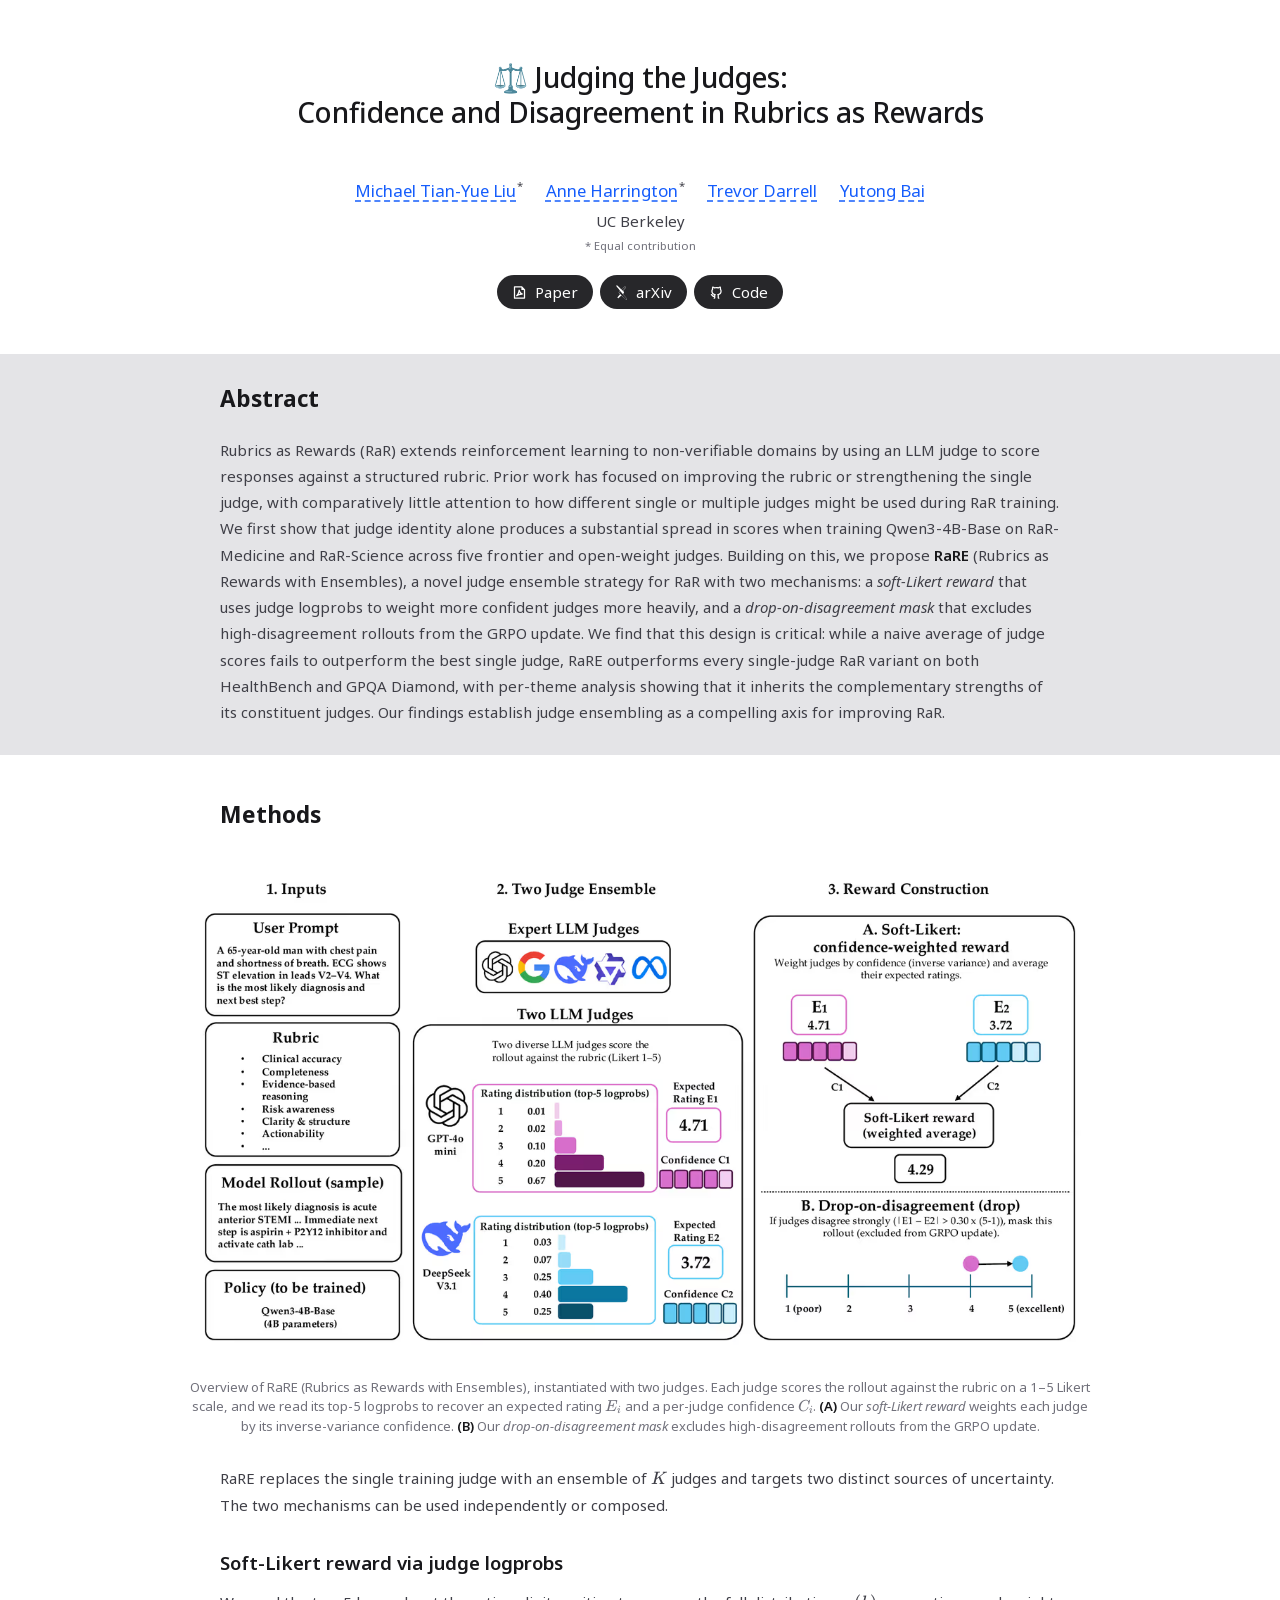
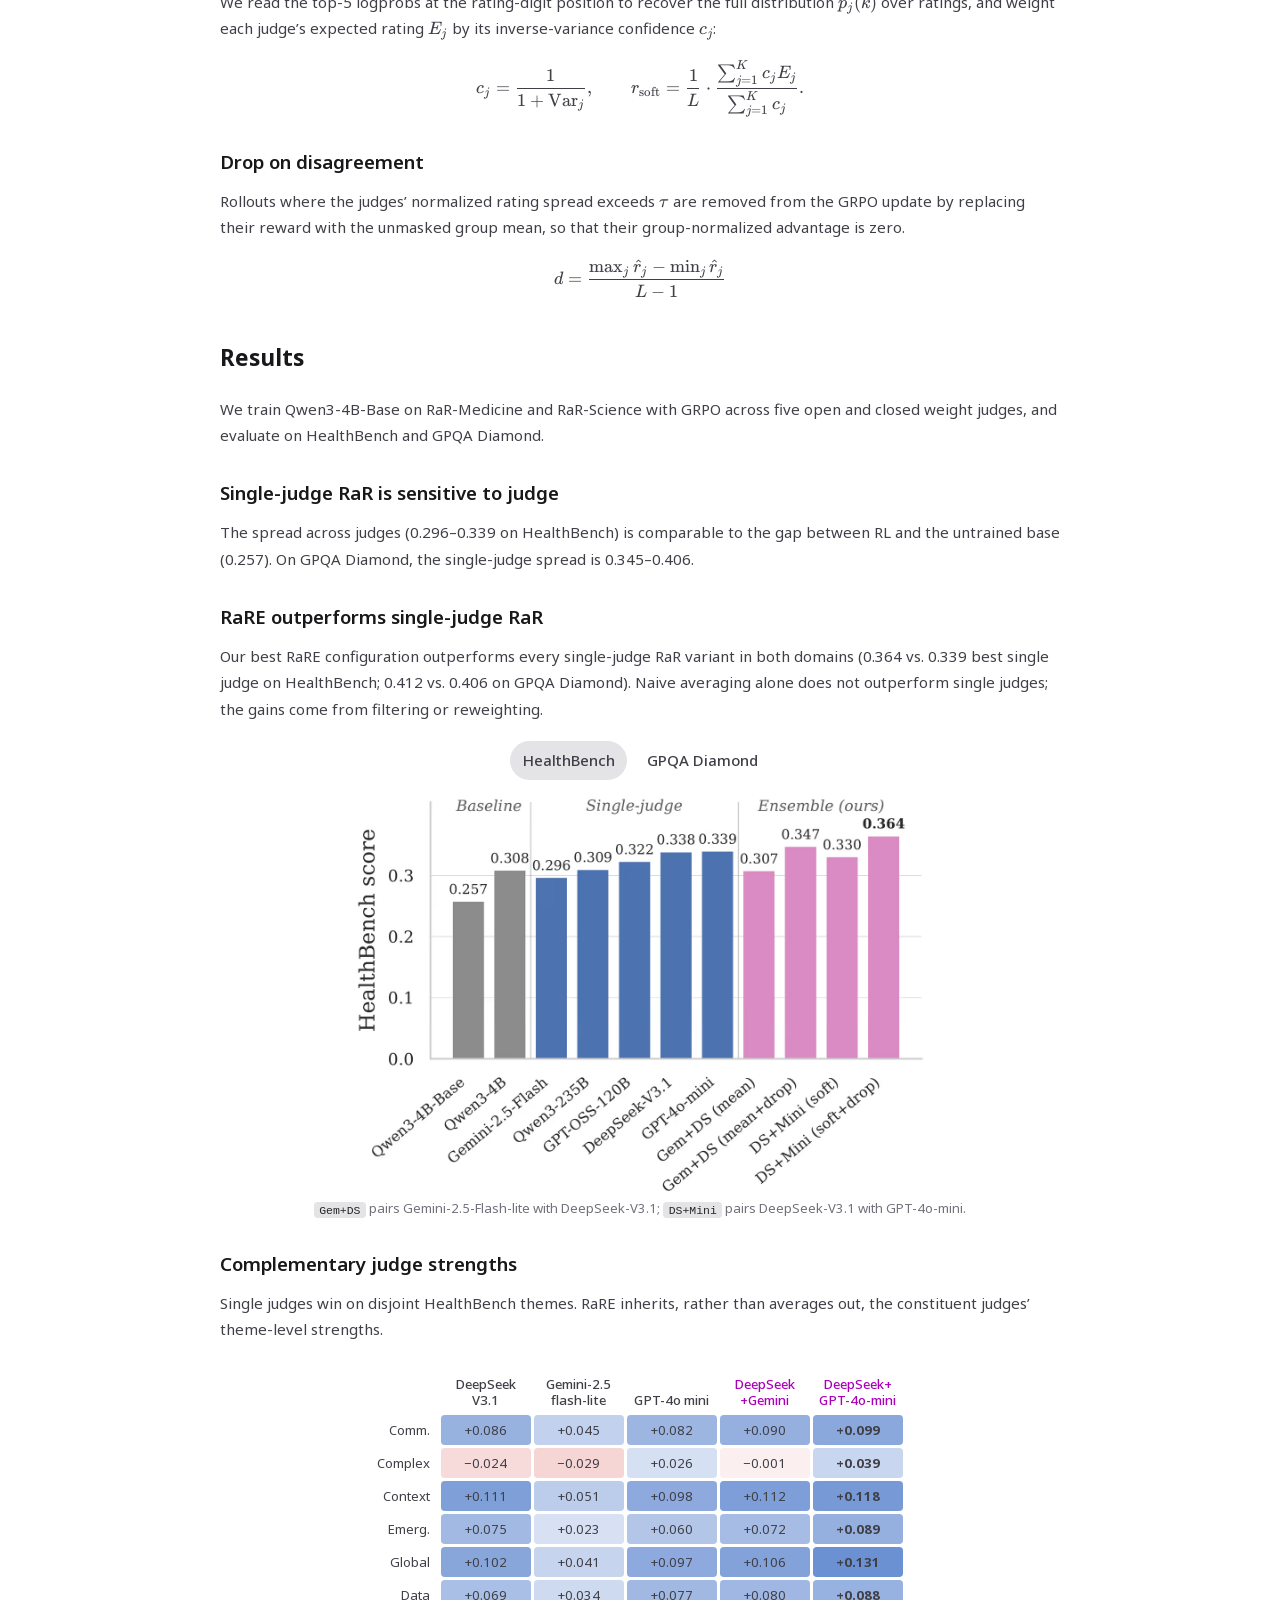
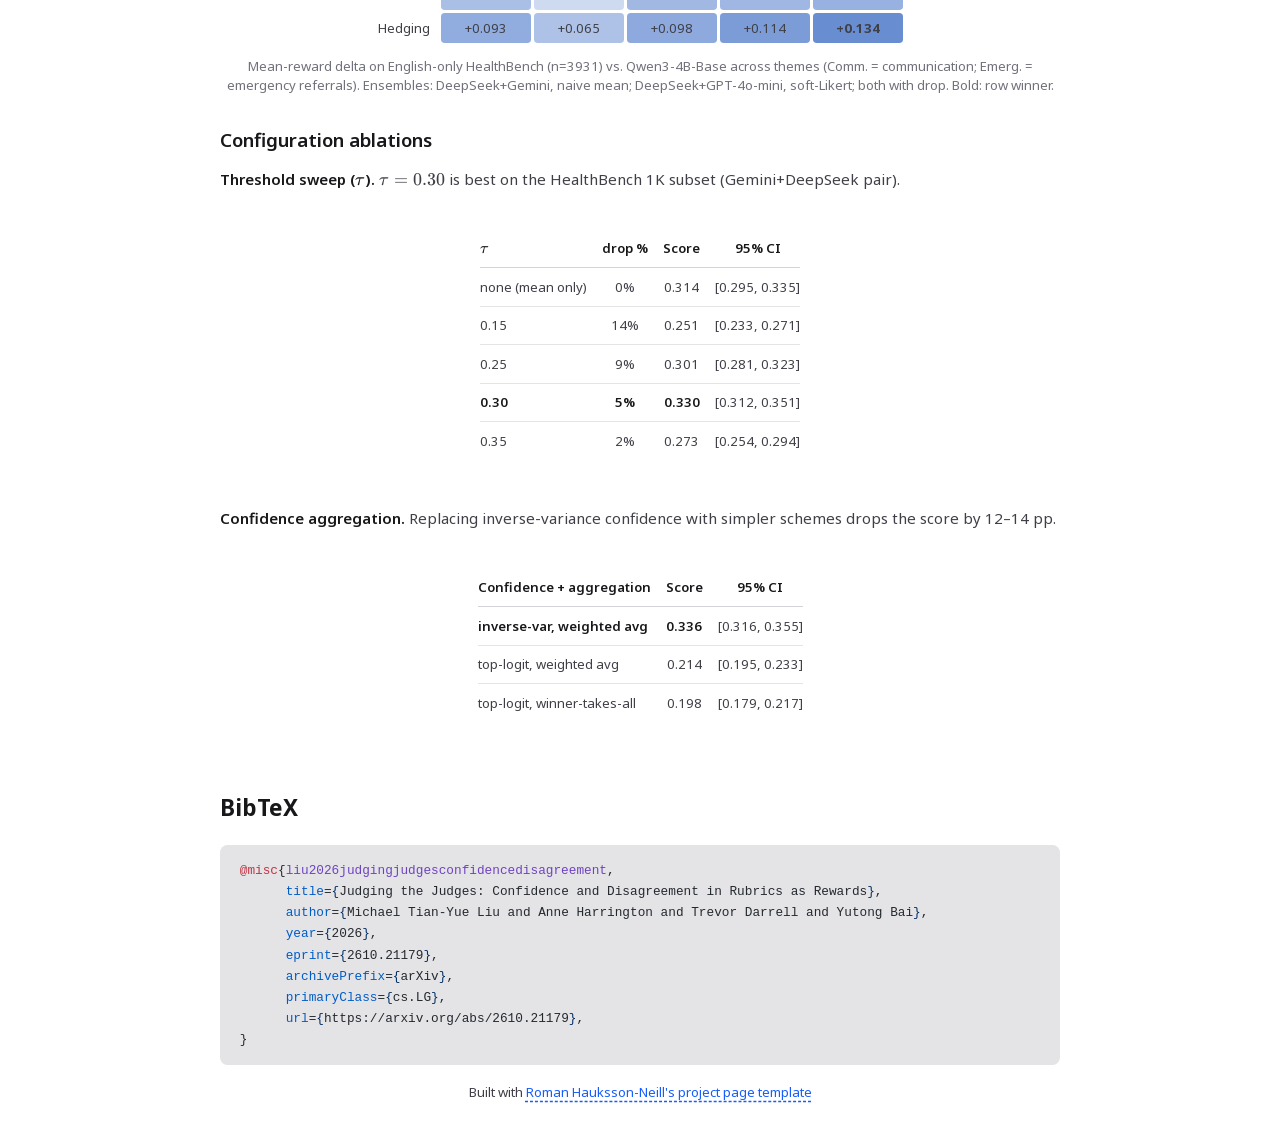
<file: judging-the-judges/index.html>
<!DOCTYPE html><html class="bg-white dark:bg-zinc-900" lang="en" data-theme="light"> <head><meta charset="UTF-8"><meta name="description" content="We propose RaRE (Rubrics as Rewards with Ensembles), combining a soft-Likert confidence-aggregation reward with a drop-on-disagreement mask, which outperforms every single-judge RaR variant on both HealthBench and GPQA-Diamond."><meta name="viewport" content="width=device-width"><meta name="generator" content="Astro v6.3.5"><link rel="icon" type="image/svg+xml" href="/judging-the-judges/favicon-scales.svg"><meta property="og:title" content="Judging the Judges: Confidence and Disagreement in Rubrics as Rewards"><meta property="og:description" content="We propose RaRE (Rubrics as Rewards with Ensembles), combining a soft-Likert confidence-aggregation reward with a drop-on-disagreement mask, which outperforms every single-judge RaR variant on both HealthBench and GPQA-Diamond."><meta property="og:type" content="website"><meta property="og:image" content="https://anneharrington.github.io/judging-the-judges/preview.png"><meta property="og:image:width" content="1200"><meta property="og:image:height" content="630"><meta name="twitter:card" content="summary_large_image"><meta name="twitter:title" content="Judging the Judges: Confidence and Disagreement in Rubrics as Rewards"><meta name="twitter:description" content="We propose RaRE (Rubrics as Rewards with Ensembles), combining a soft-Likert confidence-aggregation reward with a drop-on-disagreement mask, which outperforms every single-judge RaR variant on both HealthBench and GPQA-Diamond."><meta name="twitter:image" content="https://anneharrington.github.io/judging-the-judges/preview.png"><style>@font-face{font-family:"Noto Sans-e26573b19e8d949d";src:url("/judging-the-judges/assets/fonts/1d7aab50fda97bb3.woff2") format("woff2");font-display:swap;unicode-range:U+0000-00FF,U+0131,U+0152-0153,U+02BB-02BC,U+02C6,U+02DA,U+02DC,U+0304,U+0308,U+0329,U+2000-206F,U+20AC,U+2122,U+2191,U+2193,U+2212,U+2215,U+FEFF,U+FFFD;font-weight:100 900;font-style:italic;}@font-face{font-family:"Noto Sans-e26573b19e8d949d";src:url("/judging-the-judges/assets/fonts/1e5097bbf9c9d577.woff2") format("woff2");font-display:swap;unicode-range:U+0000-00FF,U+0131,U+0152-0153,U+02BB-02BC,U+02C6,U+02DA,U+02DC,U+0304,U+0308,U+0329,U+2000-206F,U+20AC,U+2122,U+2191,U+2193,U+2212,U+2215,U+FEFF,U+FFFD;font-weight:100 900;font-style:normal;}@font-face{font-family:"Noto Sans-e26573b19e8d949d fallback: Arial";src:local("Arial");font-display:swap;font-weight:100 900;font-style:italic;size-adjust:100.269%;ascent-override:106.6132%;descent-override:29.2214%;line-gap-override:0%;}@font-face{font-family:"Noto Sans-e26573b19e8d949d fallback: Arial";src:local("Arial");font-display:swap;font-weight:100 900;font-style:normal;size-adjust:100.269%;ascent-override:106.6132%;descent-override:29.2214%;line-gap-override:0%;}:root{--font-noto-sans:"Noto Sans-e26573b19e8d949d","Noto Sans-e26573b19e8d949d fallback: Arial",sans-serif;}</style><link rel="preload" href="/judging-the-judges/assets/fonts/1e5097bbf9c9d577.woff2" as="font" type="font/woff2" crossorigin><title>Judging the Judges: Confidence and Disagreement in Rubrics as Rewards</title><link rel="stylesheet" href="/judging-the-judges/assets/index.DJNWRb6y.css"></head> <body class="prose prose-zinc dark:prose-invert prose-a:text-blue-600 prose-a:hover:text-blue-900 prose-a:dark:text-blue-200 prose-a:dark:hover:text-blue-100 prose-a:underline prose-a:decoration-dashed prose-a:underline-offset-4 prose-a:hover:decoration-solid prose-a:font-normal prose-code:bg-zinc-200 prose-code:dark:bg-zinc-800 prose-code:text-zinc-800 prose-code:dark:text-zinc-200 prose-code:px-1.5 prose-code:py-0.5 prose-code:rounded prose-code:font-medium prose-code:before:content-none prose-code:after:content-none max-w-none pt-16 pb-6 font-(family-name:--font-noto-sans)"> <main> <header class="full-bleed relative mb-12" data-astro-cid-3ef6ksr2>  <div class="relative z-10 mx-auto flex max-w-[56rem] flex-col items-center px-6 text-center gap-6" data-astro-cid-3ef6ksr2> <h1 class="my-0 text-[clamp(1.4rem,1rem+1.8vw,1.875rem)] leading-tight font-medium whitespace-pre-line md:w-[54rem] md:max-w-[calc(100vw-3rem)]" data-astro-cid-3ef6ksr2> ⚖️ Judging the Judges:
Confidence and Disagreement in Rubrics as Rewards </h1> <div class="flex flex-col items-center gap-1" data-astro-cid-3ef6ksr2> <div class="flex flex-row flex-wrap justify-center gap-x-6 gap-y-1 text-lg" data-astro-cid-3ef6ksr2> <div class="flex flex-col items-center text-center" data-astro-cid-3ef6ksr2>  <div data-astro-cid-3ef6ksr2><a href="https://scholar.google.com/citations?user=sEwLu0IAAAAJ&amp;hl=en" data-astro-cid-3ef6ksr2>Michael Tian-Yue Liu</a><span class="ml-px align-super text-xs leading-none" data-astro-cid-3ef6ksr2>*</span></div>  </div><div class="flex flex-col items-center text-center" data-astro-cid-3ef6ksr2>  <div data-astro-cid-3ef6ksr2><a href="https://anneharrington.github.io" data-astro-cid-3ef6ksr2>Anne Harrington</a><span class="ml-px align-super text-xs leading-none" data-astro-cid-3ef6ksr2>*</span></div>  </div><div class="flex flex-col items-center text-center" data-astro-cid-3ef6ksr2>  <div data-astro-cid-3ef6ksr2><a href="https://people.eecs.berkeley.edu/~trevor/" data-astro-cid-3ef6ksr2>Trevor Darrell</a></div>  </div><div class="flex flex-col items-center text-center" data-astro-cid-3ef6ksr2>  <div data-astro-cid-3ef6ksr2><a href="https://yutongbai.com" data-astro-cid-3ef6ksr2>Yutong Bai</a></div>  </div> </div> <div data-astro-cid-3ef6ksr2>UC Berkeley</div> <div class="text-xs text-zinc-500" data-astro-cid-3ef6ksr2> <span data-astro-cid-3ef6ksr2>* Equal contribution</span> </div> </div>  <div class="not-prose flex flex-row flex-wrap justify-center gap-2" data-astro-cid-3ef6ksr2> <a href="https://arxiv.org/pdf/2610.21179" class="flex flex-row items-center gap-2 rounded-full px-4 py-1.5 text-base hover:no-underline bg-zinc-800 text-white hover:bg-black dark:text-zinc-900 dark:hover:bg-zinc-50 dark:bg-zinc-200" data-astro-cid-3ef6ksr2> <svg width="1em" height="1em" data-astro-cid-3ef6ksr2="true" data-icon="ri:file-pdf-2-line">   <symbol id="ai:ri:file-pdf-2-line" viewBox="0 0 24 24"><path fill="currentColor" d="M5 4h10v4h4v12H5zM3.999 2A.995.995 0 0 0 3 2.992v18.016a1 1 0 0 0 .993.992h16.014A1 1 0 0 0 21 20.992V7l-5-5zm6.5 5.5c0 1.577-.455 3.437-1.224 5.153c-.772 1.723-1.814 3.197-2.9 4.066l1.18 1.613c2.927-1.952 6.168-3.29 9.304-2.842l.457-1.939C14.644 12.661 12.5 9.99 12.5 7.5zm.6 5.972c.268-.597.505-1.216.705-1.843a9.7 9.7 0 0 0 1.706 1.966c-.982.176-1.944.465-2.875.833q.248-.471.465-.956"/></symbol><use href="#ai:ri:file-pdf-2-line"></use>  </svg> <span data-astro-cid-3ef6ksr2>Paper</span> </a><a href="https://arxiv.org/abs/2610.21179" class="flex flex-row items-center gap-2 rounded-full px-4 py-1.5 text-base hover:no-underline bg-zinc-800 text-white hover:bg-black dark:text-zinc-900 dark:hover:bg-zinc-50 dark:bg-zinc-200" data-astro-cid-3ef6ksr2> <svg width="0.88em" height="1em" data-astro-cid-3ef6ksr2="true" data-icon="academicons:arxiv">   <symbol id="ai:academicons:arxiv" viewBox="0 0 448 512"><path fill="currentColor" d="M62.258 8.006a22.22 22.22 0 0 0-20.929 13.448c-3.404 8.169-.96 13.898 6.506 24.59c10.935 16.09 122.178 149.673 122.178 149.673l-24.619 23.038c-20.74 20.735-21.632 48.566-2.34 67.852l28.663 27.3l-79.976 98.235c-6.21 6.614-10.053 18.221-6.585 26.552a22.7 22.7 0 0 0 21.21 14.06a20.23 20.23 0 0 0 15.249-7.536l95.122-88.437L363.33 496.39a27.14 27.14 0 0 0 18.418 7.61a25.3 25.3 0 0 0 7.335-1.108a27.66 27.66 0 0 0 18.4-18.99a25.6 25.6 0 0 0-6.481-23.69L272.219 305.195l23.062-21.443c17.198-15.504 17.29-42.455.197-58.076l-25.257-24.228L357.417 98.46l.115-.133l.103-.14c7.793-10.123 11.52-17.92 7.502-27.806a36.17 36.17 0 0 0-23.647-18.37a24 24 0 0 0-3.166-.212l-.006.018a28.52 28.52 0 0 0-18.252 8.123l-.203.166l-.19.173L218.6 151.925L79.261 18.253S70.995 8.213 62.258 8.006m276.06 51.214q1.115.004 2.22.148a29.3 29.3 0 0 1 17.719 13.81c2.246 5.523 1.554 10.01-6.506 20.484L264.861 196.3l-40.882-39.22l100.68-91.304a21.77 21.77 0 0 1 13.66-6.536zM175.077 201.127L395.19 464.872c4.32 5.408 7.02 10.818 5.18 16.914a20.25 20.25 0 0 1-13.463 14.037a17.6 17.6 0 0 1-5.17.784a19.8 19.8 0 0 1-13.293-5.56l-220.15-209.694c-17.317-17.316-14.698-40.33 2.158-57.186z"/></symbol><use href="#ai:academicons:arxiv"></use>  </svg> <span data-astro-cid-3ef6ksr2>arXiv</span> </a><a href="https://github.com/michael-tyl/RaRE" class="flex flex-row items-center gap-2 rounded-full px-4 py-1.5 text-base hover:no-underline bg-zinc-800 text-white hover:bg-black dark:text-zinc-900 dark:hover:bg-zinc-50 dark:bg-zinc-200" data-astro-cid-3ef6ksr2> <svg width="1em" height="1em" data-astro-cid-3ef6ksr2="true" data-icon="ri:github-line">   <symbol id="ai:ri:github-line" viewBox="0 0 24 24"><path fill="currentColor" d="M5.884 18.653c-.3-.2-.558-.455-.86-.816a51 51 0 0 1-.466-.579c-.463-.575-.755-.841-1.056-.95a1 1 0 1 1 .675-1.882c.752.27 1.261.735 1.947 1.588c-.094-.117.34.427.433.539c.19.227.33.365.44.438c.204.137.588.196 1.15.14c.024-.382.094-.753.202-1.095c-2.968-.726-4.648-2.64-4.648-6.396c0-1.24.37-2.356 1.058-3.292c-.218-.894-.185-1.975.302-3.192a1 1 0 0 1 .63-.582c.081-.024.127-.035.208-.047c.803-.124 1.937.17 3.415 1.096a11.7 11.7 0 0 1 2.687-.308c.912 0 1.819.104 2.684.308c1.477-.933 2.614-1.227 3.422-1.096q.128.02.218.05a1 1 0 0 1 .616.58c.487 1.216.52 2.296.302 3.19c.691.936 1.058 2.045 1.058 3.293c0 3.757-1.674 5.665-4.642 6.392c.125.415.19.878.19 1.38c0 .665-.002 1.299-.007 2.01c0 .19-.002.394-.005.706a1 1 0 0 1-.018 1.958c-1.14.227-1.984-.532-1.984-1.525l.002-.447l.005-.705c.005-.707.008-1.337.008-1.997c0-.697-.184-1.152-.426-1.361c-.661-.57-.326-1.654.541-1.751c2.966-.333 4.336-1.482 4.336-4.66c0-.955-.312-1.744-.913-2.404A1 1 0 0 1 17.2 6.19c.166-.414.236-.957.095-1.614l-.01.003c-.491.139-1.11.44-1.858.949a1 1 0 0 1-.833.135a9.6 9.6 0 0 0-2.592-.349c-.89 0-1.772.118-2.592.35a1 1 0 0 1-.829-.134c-.753-.507-1.374-.807-1.87-.947c-.143.653-.072 1.194.093 1.607a1 1 0 0 1-.189 1.045c-.597.655-.913 1.458-.913 2.404c0 3.172 1.371 4.328 4.322 4.66c.865.097 1.202 1.177.545 1.748c-.193.168-.43.732-.43 1.364v3.15c0 .985-.834 1.725-1.96 1.528a1 1 0 0 1-.04-1.962v-.99c-.91.061-1.661-.088-2.254-.485"/></symbol><use href="#ai:ri:github-line"></use>  </svg> <span data-astro-cid-3ef6ksr2>Code</span> </a> </div> </div> </header>
<div class="full-bleed bg-zinc-200 py-8 dark:bg-zinc-800"> <div class="mx-[var(--actual-inline-margin)] [&>:first-child]:mt-0 [&>:last-child]:mb-0"> <h2 id="abstract">Abstract</h2><p>Rubrics as Rewards (RaR) extends reinforcement learning to non-verifiable domains by using an LLM judge to score responses against a structured rubric. Prior work has focused on improving the rubric or strengthening the single judge, with comparatively little attention to how different single or multiple judges might be used during RaR training. We first show that judge identity alone produces a substantial spread in scores when training Qwen3-4B-Base on RaR-Medicine and RaR-Science across five frontier and open-weight judges. Building on this, we propose <strong>RaRE</strong> (Rubrics as Rewards with Ensembles), a novel judge ensemble strategy for RaR with two mechanisms: a <em>soft-Likert reward</em> that uses judge logprobs to weight more confident judges more heavily, and a <em>drop-on-disagreement mask</em> that excludes high-disagreement rollouts from the GRPO update. We find that this design is critical: while a naive average of judge scores fails to outperform the best single judge, RaRE outperforms every single-judge RaR variant on both HealthBench and GPQA Diamond, with per-theme analysis showing that it inherits the complementary strengths of its constituent judges. Our findings establish judge ensembling as a compelling axis for improving RaR.</p> </div> </div>
<h2 id="methods">Methods</h2>
<div class="xl:-mx-8"><figure> <div class="flex w-full justify-center **:my-0"> <picture> <source srcset="/judging-the-judges/assets/overview.D9Q6a_i2_1SN9uL.avif 640w, /judging-the-judges/assets/overview.D9Q6a_i2_15y2oL.avif 750w, /judging-the-judges/assets/overview.D9Q6a_i2_Z1plIG2.avif 828w, /judging-the-judges/assets/overview.D9Q6a_i2_Z192A0k.avif 1080w, /judging-the-judges/assets/overview.D9Q6a_i2_yPwHz.avif 1280w, /judging-the-judges/assets/overview.D9Q6a_i2_Zht1Qp.avif 1668w, /judging-the-judges/assets/overview.D9Q6a_i2_ZLJFTk.avif 2048w, /judging-the-judges/assets/overview.D9Q6a_i2_1zhBal.avif 2560w, /judging-the-judges/assets/overview.D9Q6a_i2_Z1SKvfi.avif 2666w" type="image/avif">  <img src="/judging-the-judges/assets/overview.D9Q6a_i2_Z1xsWxh.png" srcset="/judging-the-judges/assets/overview.D9Q6a_i2_1rHx4R.png 640w, /judging-the-judges/assets/overview.D9Q6a_i2_DspXR.png 750w, /judging-the-judges/assets/overview.D9Q6a_i2_Z1Qrl6V.png 828w, /judging-the-judges/assets/overview.D9Q6a_i2_kGOhw.png 1080w, /judging-the-judges/assets/overview.D9Q6a_i2_23zW0q.png 1280w, /judging-the-judges/assets/overview.D9Q6a_i2_1cgnqr.png 1668w, /judging-the-judges/assets/overview.D9Q6a_i2_Zqs8cj.png 2048w, /judging-the-judges/assets/overview.D9Q6a_i2_1Uz9Rm.png 2560w, /judging-the-judges/assets/overview.D9Q6a_i2_Z1xsWxh.png 2666w" alt="Overview of RaRE with two judges: the user prompt, rubric, and a policy rollout are scored by two LLM judges (GPT-4o-mini and DeepSeek-V3.1); each judge's top-5 logprobs give an expected rating and a confidence; the soft-Likert reward weights the expected ratings by confidence, and the drop-on-disagreement mask excludes rollouts where the judges disagree." loading="eager" decoding="sync" fetchpriority="high" sizes="(min-width: 2666px) 2666px, 100vw" data-astro-image="constrained" data-astro-image-fit="contain" data-astro-image-pos="center" width="2666" height="1500" class="rounded-lg max-h-[calc(100svh-3rem)] max-w-full w-min mx-auto  "> </picture> </div> <figcaption class="text-center"> Overview of RaRE (Rubrics as Rewards with Ensembles), instantiated with two judges. Each judge scores the rollout against the rubric on a 1–5 Likert scale, and we read its top-5 logprobs to recover an expected rating <span class="katex"><span class="katex-mathml"><math xmlns="http://www.w3.org/1998/Math/MathML"><semantics><mrow><msub><mi>E</mi><mi>i</mi></msub></mrow><annotation encoding="application/x-tex">E_i</annotation></semantics></math></span><span class="katex-html" aria-hidden="true"><span class="base"><span class="strut" style="height:0.8333em;vertical-align:-0.15em"></span><span class="mord"><span class="mord mathnormal" style="margin-right:0.0576em">E</span><span class="msupsub"><span class="vlist-t vlist-t2"><span class="vlist-r"><span class="vlist" style="height:0.3117em"><span style="top:-2.55em;margin-left:-0.0576em;margin-right:0.05em"><span class="pstrut" style="height:2.7em"></span><span class="sizing reset-size6 size3 mtight"><span class="mord mathnormal mtight">i</span></span></span></span><span class="vlist-s">​</span></span><span class="vlist-r"><span class="vlist" style="height:0.15em"><span></span></span></span></span></span></span></span></span></span> and a per-judge confidence <span class="katex"><span class="katex-mathml"><math xmlns="http://www.w3.org/1998/Math/MathML"><semantics><mrow><msub><mi>C</mi><mi>i</mi></msub></mrow><annotation encoding="application/x-tex">C_i</annotation></semantics></math></span><span class="katex-html" aria-hidden="true"><span class="base"><span class="strut" style="height:0.8333em;vertical-align:-0.15em"></span><span class="mord"><span class="mord mathnormal" style="margin-right:0.0715em">C</span><span class="msupsub"><span class="vlist-t vlist-t2"><span class="vlist-r"><span class="vlist" style="height:0.3117em"><span style="top:-2.55em;margin-left:-0.0715em;margin-right:0.05em"><span class="pstrut" style="height:2.7em"></span><span class="sizing reset-size6 size3 mtight"><span class="mord mathnormal mtight">i</span></span></span></span><span class="vlist-s">​</span></span><span class="vlist-r"><span class="vlist" style="height:0.15em"><span></span></span></span></span></span></span></span></span></span>. <strong>(A)</strong> Our <em>soft-Likert reward</em> weights each judge by its inverse-variance confidence. <strong>(B)</strong> Our <em>drop-on-disagreement mask</em> excludes high-disagreement rollouts from the GRPO update. </figcaption> </figure></div>
<p>RaRE replaces the single training judge with an ensemble of <span class="katex"><span class="katex-mathml"><math xmlns="http://www.w3.org/1998/Math/MathML"><semantics><mrow><mi>K</mi></mrow><annotation encoding="application/x-tex">K</annotation></semantics></math></span><span class="katex-html" aria-hidden="true"><span class="base"><span class="strut" style="height:0.6833em"></span><span class="mord mathnormal" style="margin-right:0.0715em">K</span></span></span></span> judges and targets two distinct sources of uncertainty. The two mechanisms can be used independently or composed.</p>
<h3 id="soft-likert-reward-via-judge-logprobs">Soft-Likert reward via judge logprobs</h3>
<p>We read the top-5 logprobs at the rating-digit position to recover the full distribution <span class="katex"><span class="katex-mathml"><math xmlns="http://www.w3.org/1998/Math/MathML"><semantics><mrow><msub><mi>p</mi><mi>j</mi></msub><mo stretchy="false">(</mo><mi>k</mi><mo stretchy="false">)</mo></mrow><annotation encoding="application/x-tex">p_j(k)</annotation></semantics></math></span><span class="katex-html" aria-hidden="true"><span class="base"><span class="strut" style="height:1.0361em;vertical-align:-0.2861em"></span><span class="mord"><span class="mord mathnormal">p</span><span class="msupsub"><span class="vlist-t vlist-t2"><span class="vlist-r"><span class="vlist" style="height:0.3117em"><span style="top:-2.55em;margin-left:0em;margin-right:0.05em"><span class="pstrut" style="height:2.7em"></span><span class="sizing reset-size6 size3 mtight"><span class="mord mathnormal mtight" style="margin-right:0.0572em">j</span></span></span></span><span class="vlist-s">​</span></span><span class="vlist-r"><span class="vlist" style="height:0.2861em"><span></span></span></span></span></span></span><span class="mopen">(</span><span class="mord mathnormal" style="margin-right:0.0315em">k</span><span class="mclose">)</span></span></span></span> over ratings, and weight each judge’s expected rating <span class="katex"><span class="katex-mathml"><math xmlns="http://www.w3.org/1998/Math/MathML"><semantics><mrow><msub><mi>E</mi><mi>j</mi></msub></mrow><annotation encoding="application/x-tex">E_j</annotation></semantics></math></span><span class="katex-html" aria-hidden="true"><span class="base"><span class="strut" style="height:0.9694em;vertical-align:-0.2861em"></span><span class="mord"><span class="mord mathnormal" style="margin-right:0.0576em">E</span><span class="msupsub"><span class="vlist-t vlist-t2"><span class="vlist-r"><span class="vlist" style="height:0.3117em"><span style="top:-2.55em;margin-left:-0.0576em;margin-right:0.05em"><span class="pstrut" style="height:2.7em"></span><span class="sizing reset-size6 size3 mtight"><span class="mord mathnormal mtight" style="margin-right:0.0572em">j</span></span></span></span><span class="vlist-s">​</span></span><span class="vlist-r"><span class="vlist" style="height:0.2861em"><span></span></span></span></span></span></span></span></span></span> by its inverse-variance confidence <span class="katex"><span class="katex-mathml"><math xmlns="http://www.w3.org/1998/Math/MathML"><semantics><mrow><msub><mi>c</mi><mi>j</mi></msub></mrow><annotation encoding="application/x-tex">c_j</annotation></semantics></math></span><span class="katex-html" aria-hidden="true"><span class="base"><span class="strut" style="height:0.7167em;vertical-align:-0.2861em"></span><span class="mord"><span class="mord mathnormal">c</span><span class="msupsub"><span class="vlist-t vlist-t2"><span class="vlist-r"><span class="vlist" style="height:0.3117em"><span style="top:-2.55em;margin-left:0em;margin-right:0.05em"><span class="pstrut" style="height:2.7em"></span><span class="sizing reset-size6 size3 mtight"><span class="mord mathnormal mtight" style="margin-right:0.0572em">j</span></span></span></span><span class="vlist-s">​</span></span><span class="vlist-r"><span class="vlist" style="height:0.2861em"><span></span></span></span></span></span></span></span></span></span>:</p>
<span class="katex-display"><span class="katex"><span class="katex-mathml"><math xmlns="http://www.w3.org/1998/Math/MathML" display="block"><semantics><mrow><msub><mi>c</mi><mi>j</mi></msub><mo>=</mo><mfrac><mn>1</mn><mrow><mn>1</mn><mo>+</mo><msub><mrow><mi mathvariant="normal">V</mi><mi mathvariant="normal">a</mi><mi mathvariant="normal">r</mi></mrow><mi>j</mi></msub></mrow></mfrac><mo separator="true">,</mo><mspace width="2em"></mspace><msub><mi>r</mi><mrow><mi mathvariant="normal">s</mi><mi mathvariant="normal">o</mi><mi mathvariant="normal">f</mi><mi mathvariant="normal">t</mi></mrow></msub><mo>=</mo><mfrac><mn>1</mn><mi>L</mi></mfrac><mo>⋅</mo><mfrac><mrow><munderover><mo>∑</mo><mrow><mi>j</mi><mo>=</mo><mn>1</mn></mrow><mi>K</mi></munderover><msub><mi>c</mi><mi>j</mi></msub><msub><mi>E</mi><mi>j</mi></msub></mrow><mrow><munderover><mo>∑</mo><mrow><mi>j</mi><mo>=</mo><mn>1</mn></mrow><mi>K</mi></munderover><msub><mi>c</mi><mi>j</mi></msub></mrow></mfrac><mi mathvariant="normal">.</mi></mrow><annotation encoding="application/x-tex">c_j = \frac{1}{1 + \mathrm{Var}_j}, \qquad
r_{\mathrm{soft}} = \frac{1}{L} \cdot \frac{\sum_{j=1}^{K} c_j E_j}{\sum_{j=1}^{K} c_j}.</annotation></semantics></math></span><span class="katex-html" aria-hidden="true"><span class="base"><span class="strut" style="height:0.7167em;vertical-align:-0.2861em"></span><span class="mord"><span class="mord mathnormal">c</span><span class="msupsub"><span class="vlist-t vlist-t2"><span class="vlist-r"><span class="vlist" style="height:0.3117em"><span style="top:-2.55em;margin-left:0em;margin-right:0.05em"><span class="pstrut" style="height:2.7em"></span><span class="sizing reset-size6 size3 mtight"><span class="mord mathnormal mtight" style="margin-right:0.0572em">j</span></span></span></span><span class="vlist-s">​</span></span><span class="vlist-r"><span class="vlist" style="height:0.2861em"><span></span></span></span></span></span></span><span class="mspace" style="margin-right:0.2778em"></span><span class="mrel">=</span><span class="mspace" style="margin-right:0.2778em"></span></span><span class="base"><span class="strut" style="height:2.2935em;vertical-align:-0.9721em"></span><span class="mord"><span class="mopen nulldelimiter"></span><span class="mfrac"><span class="vlist-t vlist-t2"><span class="vlist-r"><span class="vlist" style="height:1.3214em"><span style="top:-2.314em"><span class="pstrut" style="height:3em"></span><span class="mord"><span class="mord">1</span><span class="mspace" style="margin-right:0.2222em"></span><span class="mbin">+</span><span class="mspace" style="margin-right:0.2222em"></span><span class="mord"><span class="mord"><span class="mord mathrm">Var</span></span><span class="msupsub"><span class="vlist-t vlist-t2"><span class="vlist-r"><span class="vlist" style="height:0.3117em"><span style="top:-2.55em;margin-right:0.05em"><span class="pstrut" style="height:2.7em"></span><span class="sizing reset-size6 size3 mtight"><span class="mord mathnormal mtight" style="margin-right:0.0572em">j</span></span></span></span><span class="vlist-s">​</span></span><span class="vlist-r"><span class="vlist" style="height:0.2861em"><span></span></span></span></span></span></span></span></span><span style="top:-3.23em"><span class="pstrut" style="height:3em"></span><span class="frac-line" style="border-bottom-width:0.04em"></span></span><span style="top:-3.677em"><span class="pstrut" style="height:3em"></span><span class="mord"><span class="mord">1</span></span></span></span><span class="vlist-s">​</span></span><span class="vlist-r"><span class="vlist" style="height:0.9721em"><span></span></span></span></span></span><span class="mclose nulldelimiter"></span></span><span class="mpunct">,</span><span class="mspace" style="margin-right:2em"></span><span class="mspace" style="margin-right:0.1667em"></span><span class="mord"><span class="mord mathnormal" style="margin-right:0.0278em">r</span><span class="msupsub"><span class="vlist-t vlist-t2"><span class="vlist-r"><span class="vlist" style="height:0.3361em"><span style="top:-2.55em;margin-left:-0.0278em;margin-right:0.05em"><span class="pstrut" style="height:2.7em"></span><span class="sizing reset-size6 size3 mtight"><span class="mord mtight"><span class="mord mtight"><span class="mord mathrm mtight">soft</span></span></span></span></span></span><span class="vlist-s">​</span></span><span class="vlist-r"><span class="vlist" style="height:0.15em"><span></span></span></span></span></span></span><span class="mspace" style="margin-right:0.2778em"></span><span class="mrel">=</span><span class="mspace" style="margin-right:0.2778em"></span></span><span class="base"><span class="strut" style="height:2.0074em;vertical-align:-0.686em"></span><span class="mord"><span class="mopen nulldelimiter"></span><span class="mfrac"><span class="vlist-t vlist-t2"><span class="vlist-r"><span class="vlist" style="height:1.3214em"><span style="top:-2.314em"><span class="pstrut" style="height:3em"></span><span class="mord"><span class="mord mathnormal">L</span></span></span><span style="top:-3.23em"><span class="pstrut" style="height:3em"></span><span class="frac-line" style="border-bottom-width:0.04em"></span></span><span style="top:-3.677em"><span class="pstrut" style="height:3em"></span><span class="mord"><span class="mord">1</span></span></span></span><span class="vlist-s">​</span></span><span class="vlist-r"><span class="vlist" style="height:0.686em"><span></span></span></span></span></span><span class="mclose nulldelimiter"></span></span><span class="mspace" style="margin-right:0.2222em"></span><span class="mbin">⋅</span><span class="mspace" style="margin-right:0.2222em"></span></span><span class="base"><span class="strut" style="height:3.1141em;vertical-align:-1.307em"></span><span class="mord"><span class="mopen nulldelimiter"></span><span class="mfrac"><span class="vlist-t vlist-t2"><span class="vlist-r"><span class="vlist" style="height:1.807em"><span style="top:-2.1288em"><span class="pstrut" style="height:3em"></span><span class="mord"><span class="mop"><span class="mop op-symbol small-op" style="position:relative;top:0em">∑</span><span class="msupsub"><span class="vlist-t vlist-t2"><span class="vlist-r"><span class="vlist" style="height:0.9812em"><span style="top:-2.4003em;margin-left:0em;margin-right:0.05em"><span class="pstrut" style="height:2.7em"></span><span class="sizing reset-size6 size3 mtight"><span class="mord mtight"><span class="mord mathnormal mtight" style="margin-right:0.0572em">j</span><span class="mrel mtight">=</span><span class="mord mtight">1</span></span></span></span><span style="top:-3.2029em;margin-right:0.05em"><span class="pstrut" style="height:2.7em"></span><span class="sizing reset-size6 size3 mtight"><span class="mord mtight"><span class="mord mathnormal mtight" style="margin-right:0.0715em">K</span></span></span></span></span><span class="vlist-s">​</span></span><span class="vlist-r"><span class="vlist" style="height:0.4358em"><span></span></span></span></span></span></span><span class="mspace" style="margin-right:0.1667em"></span><span class="mord"><span class="mord mathnormal">c</span><span class="msupsub"><span class="vlist-t vlist-t2"><span class="vlist-r"><span class="vlist" style="height:0.3117em"><span style="top:-2.55em;margin-left:0em;margin-right:0.05em"><span class="pstrut" style="height:2.7em"></span><span class="sizing reset-size6 size3 mtight"><span class="mord mathnormal mtight" style="margin-right:0.0572em">j</span></span></span></span><span class="vlist-s">​</span></span><span class="vlist-r"><span class="vlist" style="height:0.2861em"><span></span></span></span></span></span></span></span></span><span style="top:-3.23em"><span class="pstrut" style="height:3em"></span><span class="frac-line" style="border-bottom-width:0.04em"></span></span><span style="top:-3.8258em"><span class="pstrut" style="height:3em"></span><span class="mord"><span class="mop"><span class="mop op-symbol small-op" style="position:relative;top:0em">∑</span><span class="msupsub"><span class="vlist-t vlist-t2"><span class="vlist-r"><span class="vlist" style="height:0.9812em"><span style="top:-2.4003em;margin-left:0em;margin-right:0.05em"><span class="pstrut" style="height:2.7em"></span><span class="sizing reset-size6 size3 mtight"><span class="mord mtight"><span class="mord mathnormal mtight" style="margin-right:0.0572em">j</span><span class="mrel mtight">=</span><span class="mord mtight">1</span></span></span></span><span style="top:-3.2029em;margin-right:0.05em"><span class="pstrut" style="height:2.7em"></span><span class="sizing reset-size6 size3 mtight"><span class="mord mtight"><span class="mord mathnormal mtight" style="margin-right:0.0715em">K</span></span></span></span></span><span class="vlist-s">​</span></span><span class="vlist-r"><span class="vlist" style="height:0.4358em"><span></span></span></span></span></span></span><span class="mspace" style="margin-right:0.1667em"></span><span class="mord"><span class="mord mathnormal">c</span><span class="msupsub"><span class="vlist-t vlist-t2"><span class="vlist-r"><span class="vlist" style="height:0.3117em"><span style="top:-2.55em;margin-left:0em;margin-right:0.05em"><span class="pstrut" style="height:2.7em"></span><span class="sizing reset-size6 size3 mtight"><span class="mord mathnormal mtight" style="margin-right:0.0572em">j</span></span></span></span><span class="vlist-s">​</span></span><span class="vlist-r"><span class="vlist" style="height:0.2861em"><span></span></span></span></span></span></span><span class="mord"><span class="mord mathnormal" style="margin-right:0.0576em">E</span><span class="msupsub"><span class="vlist-t vlist-t2"><span class="vlist-r"><span class="vlist" style="height:0.3117em"><span style="top:-2.55em;margin-left:-0.0576em;margin-right:0.05em"><span class="pstrut" style="height:2.7em"></span><span class="sizing reset-size6 size3 mtight"><span class="mord mathnormal mtight" style="margin-right:0.0572em">j</span></span></span></span><span class="vlist-s">​</span></span><span class="vlist-r"><span class="vlist" style="height:0.2861em"><span></span></span></span></span></span></span></span></span></span><span class="vlist-s">​</span></span><span class="vlist-r"><span class="vlist" style="height:1.307em"><span></span></span></span></span></span><span class="mclose nulldelimiter"></span></span><span class="mord">.</span></span></span></span></span>
<h3 id="drop-on-disagreement">Drop on disagreement</h3>
<p>Rollouts where the judges’ normalized rating spread exceeds <span class="katex"><span class="katex-mathml"><math xmlns="http://www.w3.org/1998/Math/MathML"><semantics><mrow><mi>τ</mi></mrow><annotation encoding="application/x-tex">\tau</annotation></semantics></math></span><span class="katex-html" aria-hidden="true"><span class="base"><span class="strut" style="height:0.4306em"></span><span class="mord mathnormal" style="margin-right:0.1132em">τ</span></span></span></span> are removed from the GRPO update by replacing their reward with the unmasked group mean, so that their group-normalized advantage is zero.</p>
<span class="katex-display"><span class="katex"><span class="katex-mathml"><math xmlns="http://www.w3.org/1998/Math/MathML" display="block"><semantics><mrow><mi>d</mi><mo>=</mo><mfrac><mrow><munder><mrow><mi>max</mi><mo>⁡</mo></mrow><mi>j</mi></munder><msub><mover accent="true"><mi>r</mi><mo>^</mo></mover><mi>j</mi></msub><mo>−</mo><munder><mrow><mi>min</mi><mo>⁡</mo></mrow><mi>j</mi></munder><msub><mover accent="true"><mi>r</mi><mo>^</mo></mover><mi>j</mi></msub></mrow><mrow><mi>L</mi><mo>−</mo><mn>1</mn></mrow></mfrac></mrow><annotation encoding="application/x-tex">d = \frac{\max_{j} \hat{r}_j - \min_{j} \hat{r}_j}{L - 1}</annotation></semantics></math></span><span class="katex-html" aria-hidden="true"><span class="base"><span class="strut" style="height:0.6944em"></span><span class="mord mathnormal">d</span><span class="mspace" style="margin-right:0.2778em"></span><span class="mrel">=</span><span class="mspace" style="margin-right:0.2778em"></span></span><span class="base"><span class="strut" style="height:2.1408em;vertical-align:-0.7693em"></span><span class="mord"><span class="mopen nulldelimiter"></span><span class="mfrac"><span class="vlist-t vlist-t2"><span class="vlist-r"><span class="vlist" style="height:1.3714em"><span style="top:-2.314em"><span class="pstrut" style="height:3em"></span><span class="mord"><span class="mord mathnormal">L</span><span class="mspace" style="margin-right:0.2222em"></span><span class="mbin">−</span><span class="mspace" style="margin-right:0.2222em"></span><span class="mord">1</span></span></span><span style="top:-3.23em"><span class="pstrut" style="height:3em"></span><span class="frac-line" style="border-bottom-width:0.04em"></span></span><span style="top:-3.677em"><span class="pstrut" style="height:3em"></span><span class="mord"><span class="mop"><span class="mop">max</span><span class="msupsub"><span class="vlist-t vlist-t2"><span class="vlist-r"><span class="vlist" style="height:0.3117em"><span style="top:-2.55em;margin-right:0.05em"><span class="pstrut" style="height:2.7em"></span><span class="sizing reset-size6 size3 mtight"><span class="mord mtight"><span class="mord mathnormal mtight" style="margin-right:0.0572em">j</span></span></span></span></span><span class="vlist-s">​</span></span><span class="vlist-r"><span class="vlist" style="height:0.2861em"><span></span></span></span></span></span></span><span class="mspace" style="margin-right:0.1667em"></span><span class="mord"><span class="mord accent"><span class="vlist-t"><span class="vlist-r"><span class="vlist" style="height:0.6944em"><span style="top:-3em"><span class="pstrut" style="height:3em"></span><span class="mord mathnormal" style="margin-right:0.0278em">r</span></span><span style="top:-3em"><span class="pstrut" style="height:3em"></span><span class="accent-body" style="left:-0.1944em"><span class="mord">^</span></span></span></span></span></span></span><span class="msupsub"><span class="vlist-t vlist-t2"><span class="vlist-r"><span class="vlist" style="height:0.3117em"><span style="top:-2.55em;margin-left:-0.0278em;margin-right:0.05em"><span class="pstrut" style="height:2.7em"></span><span class="sizing reset-size6 size3 mtight"><span class="mord mathnormal mtight" style="margin-right:0.0572em">j</span></span></span></span><span class="vlist-s">​</span></span><span class="vlist-r"><span class="vlist" style="height:0.2861em"><span></span></span></span></span></span></span><span class="mspace" style="margin-right:0.2222em"></span><span class="mbin">−</span><span class="mspace" style="margin-right:0.2222em"></span><span class="mop"><span class="mop">min</span><span class="msupsub"><span class="vlist-t vlist-t2"><span class="vlist-r"><span class="vlist" style="height:0.3117em"><span style="top:-2.55em;margin-right:0.05em"><span class="pstrut" style="height:2.7em"></span><span class="sizing reset-size6 size3 mtight"><span class="mord mtight"><span class="mord mathnormal mtight" style="margin-right:0.0572em">j</span></span></span></span></span><span class="vlist-s">​</span></span><span class="vlist-r"><span class="vlist" style="height:0.2861em"><span></span></span></span></span></span></span><span class="mspace" style="margin-right:0.1667em"></span><span class="mord"><span class="mord accent"><span class="vlist-t"><span class="vlist-r"><span class="vlist" style="height:0.6944em"><span style="top:-3em"><span class="pstrut" style="height:3em"></span><span class="mord mathnormal" style="margin-right:0.0278em">r</span></span><span style="top:-3em"><span class="pstrut" style="height:3em"></span><span class="accent-body" style="left:-0.1944em"><span class="mord">^</span></span></span></span></span></span></span><span class="msupsub"><span class="vlist-t vlist-t2"><span class="vlist-r"><span class="vlist" style="height:0.3117em"><span style="top:-2.55em;margin-left:-0.0278em;margin-right:0.05em"><span class="pstrut" style="height:2.7em"></span><span class="sizing reset-size6 size3 mtight"><span class="mord mathnormal mtight" style="margin-right:0.0572em">j</span></span></span></span><span class="vlist-s">​</span></span><span class="vlist-r"><span class="vlist" style="height:0.2861em"><span></span></span></span></span></span></span></span></span></span><span class="vlist-s">​</span></span><span class="vlist-r"><span class="vlist" style="height:0.7693em"><span></span></span></span></span></span><span class="mclose nulldelimiter"></span></span></span></span></span></span>
<h2 id="results">Results</h2>
<p>We train Qwen3-4B-Base on RaR-Medicine and RaR-Science with GRPO across five open and closed weight judges, and evaluate on HealthBench and GPQA Diamond.</p>
<h3 id="single-judge-rar-is-sensitive-to-judge">Single-judge RaR is sensitive to judge</h3>
<p>The spread across judges (0.296–0.339 on HealthBench) is comparable to the gap between RL and the untrained base (0.257). On GPQA Diamond, the single-judge spread is 0.345–0.406.</p>
<h3 id="rare-outperforms-single-judge-rar">RaRE outperforms single-judge RaR</h3>
<p>Our best RaRE configuration outperforms every single-judge RaR variant in both domains (0.364 vs. 0.339 best single judge on HealthBench; 0.412 vs. 0.406 on GPQA Diamond). Naive averaging alone does not outperform single judges; the gains come from filtering or reweighting.</p>
<div class="starwind-tabs" data-default-value="healthbench" data-slot="tabs"> <div class="mx-auto flex flex-wrap w-fit items-center justify-center gap-2" data-slot="tabs-list" data-tabs-list role="tablist"> <button class="inline-flex items-center justify-center gap-2 rounded-full border border-transparent px-3 py-1.5 font-medium whitespace-nowrap transition-[background-color] data-[state=active]:bg-zinc-200 hover:bg-zinc-300 hover:data-[state=active]:bg-zinc-300 dark:data-[state=active]:bg-zinc-700 hover:dark:bg-zinc-600 hover:dark:data-[state=active]:bg-zinc-600 [&amp;_svg]:pointer-events-none [&amp;_svg]:shrink-0 [&amp;_svg:not([class*='size-'])]:size-4 focus-visible:border-outline focus-visible:ring-outline/50 focus-visible:outline-outline focus-visible:ring-3 focus-visible:outline-1 disabled:pointer-events-none disabled:opacity-50" data-slot="tabs-trigger" data-tabs-trigger data-value="healthbench" data-state="inactive" role="tab" aria-selected="false"> HealthBench </button><button class="inline-flex items-center justify-center gap-2 rounded-full border border-transparent px-3 py-1.5 font-medium whitespace-nowrap transition-[background-color] data-[state=active]:bg-zinc-200 hover:bg-zinc-300 hover:data-[state=active]:bg-zinc-300 dark:data-[state=active]:bg-zinc-700 hover:dark:bg-zinc-600 hover:dark:data-[state=active]:bg-zinc-600 [&amp;_svg]:pointer-events-none [&amp;_svg]:shrink-0 [&amp;_svg:not([class*='size-'])]:size-4 focus-visible:border-outline focus-visible:ring-outline/50 focus-visible:outline-outline focus-visible:ring-3 focus-visible:outline-1 disabled:pointer-events-none disabled:opacity-50" data-slot="tabs-trigger" data-tabs-trigger data-value="gpqa" data-state="inactive" role="tab" aria-selected="false"> GPQA Diamond </button> </div><div class="mt-4 focus-visible:outline-2 focus-visible:outline-offset-2 **:my-0" data-slot="tabs-content" data-tabs-content data-value="healthbench" data-state="inactive" role="tabpanel" tabindex="0" hidden> <figure> <div class="flex w-full justify-center **:my-0"> <div class="mx-auto max-w-[38rem]"><picture> <source srcset="/judging-the-judges/assets/healthbench.CZ6P7CR3_23WCJz.avif 640w, /judging-the-judges/assets/healthbench.CZ6P7CR3_18QQL0.avif 750w, /judging-the-judges/assets/healthbench.CZ6P7CR3_dNkbD.avif 828w, /judging-the-judges/assets/healthbench.CZ6P7CR3_Q8WdH.avif 1080w, /judging-the-judges/assets/healthbench.CZ6P7CR3_Z1gKtqg.avif 1280w, /judging-the-judges/assets/healthbench.CZ6P7CR3_1uI1O8.avif 1668w, /judging-the-judges/assets/healthbench.CZ6P7CR3_Z1TONp3.avif 2034w" type="image/avif">  <img src="/judging-the-judges/assets/healthbench.CZ6P7CR3_jtwAm.png" srcset="/judging-the-judges/assets/healthbench.CZ6P7CR3_Z2mHEPI.png 640w, /judging-the-judges/assets/healthbench.CZ6P7CR3_1MnGYD.png 750w, /judging-the-judges/assets/healthbench.CZ6P7CR3_Rkaph.png 828w, /judging-the-judges/assets/healthbench.CZ6P7CR3_AwoRM.png 1080w, /judging-the-judges/assets/healthbench.CZ6P7CR3_Z1wn1Lb.png 1280w, /judging-the-judges/assets/healthbench.CZ6P7CR3_Z1l9KYo.png 1668w, /judging-the-judges/assets/healthbench.CZ6P7CR3_jtwAm.png 2034w" alt="Bar chart of HealthBench scores: baselines 0.257 and 0.308; single judges 0.296 to 0.339; ensembles Gem+DS mean 0.307, Gem+DS mean+drop 0.347, DS+Mini soft 0.330, DS+Mini soft+drop 0.364 (best)." loading="lazy" decoding="async" sizes="(min-width: 2034px) 2034px, 100vw" data-astro-image="constrained" data-astro-image-fit="contain" data-astro-image-pos="center" width="2034" height="1443" class="rounded-lg max-h-[calc(100svh-3rem)] max-w-full w-min mx-auto  "> </picture></div> </div> <figcaption class="text-center"> <code>Gem+DS</code> pairs Gemini-2.5-Flash-lite with DeepSeek-V3.1; <code>DS+Mini</code> pairs DeepSeek-V3.1 with GPT-4o-mini. </figcaption> </figure> </div><div class="mt-4 focus-visible:outline-2 focus-visible:outline-offset-2 **:my-0" data-slot="tabs-content" data-tabs-content data-value="gpqa" data-state="inactive" role="tabpanel" tabindex="0" hidden> <figure> <div class="flex w-full justify-center **:my-0"> <div class="mx-auto max-w-[38rem]"><picture> <source srcset="/judging-the-judges/assets/gpqa.CcsDzTSQ_TAc1v.avif 640w, /judging-the-judges/assets/gpqa.CcsDzTSQ_ZDcAK5.avif 750w, /judging-the-judges/assets/gpqa.CcsDzTSQ_YmLMe.avif 828w, /judging-the-judges/assets/gpqa.CcsDzTSQ_Z2jJImS.avif 1080w, /judging-the-judges/assets/gpqa.CcsDzTSQ_Zucb2K.avif 1280w, /judging-the-judges/assets/gpqa.CcsDzTSQ_Z1szhAV.avif 1668w, /judging-the-judges/assets/gpqa.CcsDzTSQ_ZKlkYQ.avif 2034w" type="image/avif">  <img src="/judging-the-judges/assets/gpqa.CcsDzTSQ_Z2oKEWS.png" srcset="/judging-the-judges/assets/gpqa.CcsDzTSQ_Z1i6UKf.png 640w, /judging-the-judges/assets/gpqa.CcsDzTSQ_2ehph6.png 750w, /judging-the-judges/assets/gpqa.CcsDzTSQ_Z1dkkYw.png 828w, /judging-the-judges/assets/gpqa.CcsDzTSQ_p7kNO.png 1080w, /judging-the-judges/assets/gpqa.CcsDzTSQ_2eES8W.png 1280w, /judging-the-judges/assets/gpqa.CcsDzTSQ_1XcweX.png 1668w, /judging-the-judges/assets/gpqa.CcsDzTSQ_Z2oKEWS.png 2034w" alt="Bar chart of GPQA Diamond accuracy: baselines 0.343 and 0.444; single judges 0.345 to 0.406; ensembles Gem+DS mean 0.363, mean+drop 0.367, DS+Mini soft 0.372, DS+Mini soft+drop 0.412 (best RaR-trained)." loading="lazy" decoding="async" sizes="(min-width: 2034px) 2034px, 100vw" data-astro-image="constrained" data-astro-image-fit="contain" data-astro-image-pos="center" width="2034" height="1433" class="rounded-lg max-h-[calc(100svh-3rem)] max-w-full w-min mx-auto  "> </picture></div> </div> <figcaption class="text-center"> Mean over five training seeds with 95% confidence intervals, on a 50% test split. </figcaption> </figure> </div> </div> <script type="module">class c{tabs;triggers;contents;currentTabIndex=0;tabsId;syncKey;storageKey;valueToTriggerMap;valueToContentMap;parentHandler=null;constructor(t,i,e=null){this.tabs=t,this.parentHandler=e,this.triggers=Array.from(t.querySelectorAll(":scope > [data-tabs-list] > [data-tabs-trigger]")),this.contents=Array.from(t.querySelectorAll(":scope > [data-tabs-content]")),this.tabsId=`starwind-tabs${i}`,this.syncKey=t.dataset.syncKey,this.storageKey=this.syncKey?`starwind-tabs-${this.syncKey}`:`starwind-tabs-${this.tabsId}`,this.valueToTriggerMap=new Map(this.triggers.map(s=>[s.getAttribute("data-value")??"",s])),this.valueToContentMap=new Map(this.contents.map(s=>[s.getAttribute("data-value")??"",s])),this.setupIds(),this.initializeTab(),this.addEventListeners(),this.syncKey&&this.setupSyncListener()}initializeTab(){const t=this.syncKey?localStorage.getItem(this.storageKey)??this.tabs.dataset.defaultValue:this.tabs.dataset.defaultValue;t&&(this.showTab(t),this.currentTabIndex=this.triggers.findIndex(i=>i.getAttribute("data-value")===t),this.setTabIndex())}setupSyncListener(){document.addEventListener(`starwind-tabs-sync:${this.syncKey}`,(t=>{const i=t.detail.value,e=this.valueToTriggerMap.get(i),s=e?this.triggers.indexOf(e):-1;s!==-1&&(this.showTab(i),this.currentTabIndex=s,this.setTabIndex())}))}setupIds(){this.triggers.forEach((t,i)=>{const e=`${this.tabsId}-t${i}`,s=`${this.tabsId}-c${i}`,n=t.getAttribute("data-value");if(t.id=e,n){t.setAttribute("aria-controls",s);const a=this.valueToContentMap.get(n);a&&(a.id=s,a.setAttribute("aria-labelledby",e))}})}setTabIndex(){this.triggers.forEach((t,i)=>{t.setAttribute("tabindex",i===this.currentTabIndex?"0":"-1")})}dispatchSyncEvent(t){this.syncKey&&(document.dispatchEvent(new CustomEvent(`starwind-tabs-sync:${this.syncKey}`,{detail:{value:t}})),localStorage.setItem(this.storageKey,t))}handleKeyNavigation=t=>{const i=t.key;let e=this.currentTabIndex;switch(i){case"ArrowRight":{for(let a=1;a<this.triggers.length;a++){const r=(this.currentTabIndex+a)%this.triggers.length;if(!this.triggers[r].disabled){e=r;break}}break}case"ArrowLeft":{for(let a=1;a<this.triggers.length;a++){const r=(this.currentTabIndex-a+this.triggers.length)%this.triggers.length;if(!this.triggers[r].disabled){e=r;break}}break}case"Home":{for(let a=0;a<this.triggers.length;a++)if(!this.triggers[a].disabled){e=a;break}break}case"End":{for(let a=this.triggers.length-1;a>=0;a--)if(!this.triggers[a].disabled){e=a;break}break}default:return}t.preventDefault();const s=this.triggers[e],n=s.getAttribute("data-value");n&&(this.showTab(n),this.currentTabIndex=e,this.setTabIndex(),s.focus(),this.dispatchSyncEvent(n))};handleClick=(t,i)=>{const e=t.getAttribute("data-value");e&&(this.showTab(e),this.currentTabIndex=i,this.setTabIndex(),t.focus(),this.dispatchSyncEvent(e))};addEventListeners(){this.triggers.forEach((t,i)=>{t.addEventListener("click",()=>this.handleClick(t,i)),t.addEventListener("keydown",e=>this.handleKeyNavigation(e))})}showTab(t){const i=this.valueToTriggerMap.get(t),e=this.valueToContentMap.get(t);!i||!e||(this.triggers.forEach(s=>{const n=s===i;s.setAttribute("data-state",n?"active":"inactive"),s.setAttribute("aria-selected",n.toString())}),this.contents.forEach(s=>{const n=s===e;s.setAttribute("data-state",n?"active":"inactive"),s.hidden=!n}),e.hasAttribute("data-state")&&e.getAttribute("data-state")==="active"&&e.querySelectorAll(".starwind-tabs").forEach((n,a)=>{if(!h.has(n)){const r=1e3+a,l=new c(n,r,this);h.set(n,l)}}))}}const h=new WeakMap;let g=0;const o=()=>{document.querySelectorAll(".starwind-tabs").forEach(d=>{!d.closest("[data-tabs-content]")&&!h.has(d)&&h.set(d,new c(d,g++))})};o();document.addEventListener("astro:after-swap",o);document.addEventListener("starwind:init",o);</script>
<h3 id="complementary-judge-strengths">Complementary judge strengths</h3>
<p>Single judges win on disjoint HealthBench themes. RaRE inherits, rather than averages out, the constituent judges’ theme-level strengths.</p>
<figure> <div class="flex w-full justify-center **:my-0"> <div class="not-prose full-bleed overflow-x-auto px-3 sm:px-6"> <table class="mx-auto border-separate border-spacing-0.5 sm:border-spacing-1 text-[0.72rem] sm:text-sm"> <thead> <tr> <th></th> <th class="w-16 sm:w-24 px-0.5 pb-1 align-bottom font-medium leading-tight"> DeepSeek V3.1 </th><th class="w-16 sm:w-24 px-0.5 pb-1 align-bottom font-medium leading-tight"> Gemini-2.5 flash-lite </th><th class="w-16 sm:w-24 px-0.5 pb-1 align-bottom font-medium leading-tight"> GPT-4o mini </th><th class="w-16 sm:w-24 px-0.5 pb-1 align-bottom font-medium leading-tight text-fuchsia-700"> DeepSeek +Gemini </th><th class="w-16 sm:w-24 px-0.5 pb-1 align-bottom font-medium leading-tight text-fuchsia-700"> DeepSeek+ GPT-4o-mini </th> </tr> </thead> <tbody> <tr> <th class="pr-1 sm:pr-2 text-right font-normal whitespace-nowrap"> Comm. </th> <td class="rounded px-1 py-1 sm:px-2 sm:py-1.5 text-center tabular-nums" style="background:rgb(59 108 196 / 0.52)"> +0.086 </td><td class="rounded px-1 py-1 sm:px-2 sm:py-1.5 text-center tabular-nums" style="background:rgb(59 108 196 / 0.31)"> +0.045 </td><td class="rounded px-1 py-1 sm:px-2 sm:py-1.5 text-center tabular-nums" style="background:rgb(59 108 196 / 0.50)"> +0.082 </td><td class="rounded px-1 py-1 sm:px-2 sm:py-1.5 text-center tabular-nums" style="background:rgb(59 108 196 / 0.54)"> +0.090 </td><td class="rounded px-1 py-1 sm:px-2 sm:py-1.5 text-center tabular-nums font-bold" style="background:rgb(59 108 196 / 0.59)"> +0.099 </td> </tr><tr> <th class="pr-1 sm:pr-2 text-right font-normal whitespace-nowrap"> Complex </th> <td class="rounded px-1 py-1 sm:px-2 sm:py-1.5 text-center tabular-nums" style="background:rgb(214 76 76 / 0.20)"> −0.024 </td><td class="rounded px-1 py-1 sm:px-2 sm:py-1.5 text-center tabular-nums" style="background:rgb(214 76 76 / 0.23)"> −0.029 </td><td class="rounded px-1 py-1 sm:px-2 sm:py-1.5 text-center tabular-nums" style="background:rgb(59 108 196 / 0.21)"> +0.026 </td><td class="rounded px-1 py-1 sm:px-2 sm:py-1.5 text-center tabular-nums" style="background:rgb(214 76 76 / 0.09)"> −0.001 </td><td class="rounded px-1 py-1 sm:px-2 sm:py-1.5 text-center tabular-nums font-bold" style="background:rgb(59 108 196 / 0.28)"> +0.039 </td> </tr><tr> <th class="pr-1 sm:pr-2 text-right font-normal whitespace-nowrap"> Context </th> <td class="rounded px-1 py-1 sm:px-2 sm:py-1.5 text-center tabular-nums" style="background:rgb(59 108 196 / 0.65)"> +0.111 </td><td class="rounded px-1 py-1 sm:px-2 sm:py-1.5 text-center tabular-nums" style="background:rgb(59 108 196 / 0.34)"> +0.051 </td><td class="rounded px-1 py-1 sm:px-2 sm:py-1.5 text-center tabular-nums" style="background:rgb(59 108 196 / 0.58)"> +0.098 </td><td class="rounded px-1 py-1 sm:px-2 sm:py-1.5 text-center tabular-nums" style="background:rgb(59 108 196 / 0.66)"> +0.112 </td><td class="rounded px-1 py-1 sm:px-2 sm:py-1.5 text-center tabular-nums font-bold" style="background:rgb(59 108 196 / 0.69)"> +0.118 </td> </tr><tr> <th class="pr-1 sm:pr-2 text-right font-normal whitespace-nowrap"> Emerg. </th> <td class="rounded px-1 py-1 sm:px-2 sm:py-1.5 text-center tabular-nums" style="background:rgb(59 108 196 / 0.47)"> +0.075 </td><td class="rounded px-1 py-1 sm:px-2 sm:py-1.5 text-center tabular-nums" style="background:rgb(59 108 196 / 0.20)"> +0.023 </td><td class="rounded px-1 py-1 sm:px-2 sm:py-1.5 text-center tabular-nums" style="background:rgb(59 108 196 / 0.39)"> +0.060 </td><td class="rounded px-1 py-1 sm:px-2 sm:py-1.5 text-center tabular-nums" style="background:rgb(59 108 196 / 0.45)"> +0.072 </td><td class="rounded px-1 py-1 sm:px-2 sm:py-1.5 text-center tabular-nums font-bold" style="background:rgb(59 108 196 / 0.54)"> +0.089 </td> </tr><tr> <th class="pr-1 sm:pr-2 text-right font-normal whitespace-nowrap"> Global </th> <td class="rounded px-1 py-1 sm:px-2 sm:py-1.5 text-center tabular-nums" style="background:rgb(59 108 196 / 0.60)"> +0.102 </td><td class="rounded px-1 py-1 sm:px-2 sm:py-1.5 text-center tabular-nums" style="background:rgb(59 108 196 / 0.29)"> +0.041 </td><td class="rounded px-1 py-1 sm:px-2 sm:py-1.5 text-center tabular-nums" style="background:rgb(59 108 196 / 0.58)"> +0.097 </td><td class="rounded px-1 py-1 sm:px-2 sm:py-1.5 text-center tabular-nums" style="background:rgb(59 108 196 / 0.63)"> +0.106 </td><td class="rounded px-1 py-1 sm:px-2 sm:py-1.5 text-center tabular-nums font-bold" style="background:rgb(59 108 196 / 0.75)"> +0.131 </td> </tr><tr> <th class="pr-1 sm:pr-2 text-right font-normal whitespace-nowrap"> Data </th> <td class="rounded px-1 py-1 sm:px-2 sm:py-1.5 text-center tabular-nums" style="background:rgb(59 108 196 / 0.43)"> +0.069 </td><td class="rounded px-1 py-1 sm:px-2 sm:py-1.5 text-center tabular-nums" style="background:rgb(59 108 196 / 0.25)"> +0.034 </td><td class="rounded px-1 py-1 sm:px-2 sm:py-1.5 text-center tabular-nums" style="background:rgb(59 108 196 / 0.48)"> +0.077 </td><td class="rounded px-1 py-1 sm:px-2 sm:py-1.5 text-center tabular-nums" style="background:rgb(59 108 196 / 0.49)"> +0.080 </td><td class="rounded px-1 py-1 sm:px-2 sm:py-1.5 text-center tabular-nums font-bold" style="background:rgb(59 108 196 / 0.53)"> +0.088 </td> </tr><tr> <th class="pr-1 sm:pr-2 text-right font-normal whitespace-nowrap"> Hedging </th> <td class="rounded px-1 py-1 sm:px-2 sm:py-1.5 text-center tabular-nums" style="background:rgb(59 108 196 / 0.56)"> +0.093 </td><td class="rounded px-1 py-1 sm:px-2 sm:py-1.5 text-center tabular-nums" style="background:rgb(59 108 196 / 0.41)"> +0.065 </td><td class="rounded px-1 py-1 sm:px-2 sm:py-1.5 text-center tabular-nums" style="background:rgb(59 108 196 / 0.58)"> +0.098 </td><td class="rounded px-1 py-1 sm:px-2 sm:py-1.5 text-center tabular-nums" style="background:rgb(59 108 196 / 0.67)"> +0.114 </td><td class="rounded px-1 py-1 sm:px-2 sm:py-1.5 text-center tabular-nums font-bold" style="background:rgb(59 108 196 / 0.77)"> +0.134 </td> </tr> </tbody> </table> </div> </div> <figcaption class="text-center"> Mean-reward delta on English-only HealthBench (n=3931) vs. Qwen3-4B-Base across themes (Comm. = communication; Emerg. = emergency referrals). Ensembles: DeepSeek+Gemini, naive mean; DeepSeek+GPT-4o-mini, soft-Likert; both with drop. Bold: row winner. </figcaption> </figure>
<h3 id="configuration-ablations">Configuration ablations</h3>
<p><strong>Threshold sweep (<span class="katex"><span class="katex-mathml"><math xmlns="http://www.w3.org/1998/Math/MathML"><semantics><mrow><mi>τ</mi></mrow><annotation encoding="application/x-tex">\tau</annotation></semantics></math></span><span class="katex-html" aria-hidden="true"><span class="base"><span class="strut" style="height:0.4306em"></span><span class="mord mathnormal" style="margin-right:0.1132em">τ</span></span></span></span>).</strong> <span class="katex"><span class="katex-mathml"><math xmlns="http://www.w3.org/1998/Math/MathML"><semantics><mrow><mi>τ</mi><mo>=</mo><mn>0.30</mn></mrow><annotation encoding="application/x-tex">\tau=0.30</annotation></semantics></math></span><span class="katex-html" aria-hidden="true"><span class="base"><span class="strut" style="height:0.4306em"></span><span class="mord mathnormal" style="margin-right:0.1132em">τ</span><span class="mspace" style="margin-right:0.2778em"></span><span class="mrel">=</span><span class="mspace" style="margin-right:0.2778em"></span></span><span class="base"><span class="strut" style="height:0.6444em"></span><span class="mord">0.30</span></span></span></span> is best on the HealthBench 1K subset (Gemini+DeepSeek pair).</p>









































<div class="full-bleed overflow-auto px-6"> <table class="mx-auto w-auto"> <thead><tr><th style="text-align:left"><span class="katex"><span class="katex-mathml"><math xmlns="http://www.w3.org/1998/Math/MathML"><semantics><mrow><mi>τ</mi></mrow><annotation encoding="application/x-tex">\tau</annotation></semantics></math></span><span class="katex-html" aria-hidden="true"><span class="base"><span class="strut" style="height:0.4306em"></span><span class="mord mathnormal" style="margin-right:0.1132em">τ</span></span></span></span></th><th style="text-align:center">drop %</th><th style="text-align:center">Score</th><th style="text-align:center">95% CI</th></tr></thead><tbody><tr><td style="text-align:left">none (mean only)</td><td style="text-align:center">0%</td><td style="text-align:center">0.314</td><td style="text-align:center">[0.295, 0.335]</td></tr><tr><td style="text-align:left">0.15</td><td style="text-align:center">14%</td><td style="text-align:center">0.251</td><td style="text-align:center">[0.233, 0.271]</td></tr><tr><td style="text-align:left">0.25</td><td style="text-align:center">9%</td><td style="text-align:center">0.301</td><td style="text-align:center">[0.281, 0.323]</td></tr><tr><td style="text-align:left"><strong>0.30</strong></td><td style="text-align:center"><strong>5%</strong></td><td style="text-align:center"><strong>0.330</strong></td><td style="text-align:center">[0.312, 0.351]</td></tr><tr><td style="text-align:left">0.35</td><td style="text-align:center">2%</td><td style="text-align:center">0.273</td><td style="text-align:center">[0.254, 0.294]</td></tr></tbody> </table> </div>
<p><strong>Confidence aggregation.</strong> Replacing inverse-variance confidence with simpler schemes drops the score by 12–14 pp.</p>

























<div class="full-bleed overflow-auto px-6"> <table class="mx-auto w-auto"> <thead><tr><th style="text-align:left">Confidence + aggregation</th><th style="text-align:center">Score</th><th style="text-align:center">95% CI</th></tr></thead><tbody><tr><td style="text-align:left"><strong>inverse-var, weighted avg</strong></td><td style="text-align:center"><strong>0.336</strong></td><td style="text-align:center">[0.316, 0.355]</td></tr><tr><td style="text-align:left">top-logit, weighted avg</td><td style="text-align:center">0.214</td><td style="text-align:center">[0.195, 0.233]</td></tr><tr><td style="text-align:left">top-logit, winner-takes-all</td><td style="text-align:center">0.198</td><td style="text-align:center">[0.179, 0.217]</td></tr></tbody> </table> </div>
<h2 id="bibtex">BibTeX</h2>
<div class="expressive-code"><link rel="stylesheet" href="/judging-the-judges/assets/ec.0wf8d.css"/><script type="module" src="/judging-the-judges/assets/ec.0vx5m.js"></script><figure class="frame"><figcaption class="header"></figcaption><pre data-language="bibtex"><code><div class="ec-line"><div class="code"><span style="--0:#F97583;--1:#BF3441">@misc</span><span style="--0:#E1E4E8;--1:#24292E">{</span><span style="--0:#B392F0;--1:#6F42C1">liu2026judgingjudgesconfidencedisagreement</span><span style="--0:#E1E4E8;--1:#24292E">,</span></div></div><div class="ec-line"><div class="code"><span class="indent">      </span><span style="--0:#79B8FF;--1:#005CC5">title</span><span style="--0:#E1E4E8;--1:#24292E">=</span><span style="--0:#9ECBFF;--1:#032F62">{</span><span style="--0:#E1E4E8;--1:#24292E">Judging the Judges: Confidence and Disagreement in Rubrics as Rewards</span><span style="--0:#9ECBFF;--1:#032F62">}</span><span style="--0:#E1E4E8;--1:#24292E">,</span></div></div><div class="ec-line"><div class="code"><span class="indent">      </span><span style="--0:#79B8FF;--1:#005CC5">author</span><span style="--0:#E1E4E8;--1:#24292E">=</span><span style="--0:#9ECBFF;--1:#032F62">{</span><span style="--0:#E1E4E8;--1:#24292E">Michael Tian-Yue Liu and Anne Harrington and Trevor Darrell and Yutong Bai</span><span style="--0:#9ECBFF;--1:#032F62">}</span><span style="--0:#E1E4E8;--1:#24292E">,</span></div></div><div class="ec-line"><div class="code"><span class="indent">      </span><span style="--0:#79B8FF;--1:#005CC5">year</span><span style="--0:#E1E4E8;--1:#24292E">=</span><span style="--0:#9ECBFF;--1:#032F62">{</span><span style="--0:#E1E4E8;--1:#24292E">2026</span><span style="--0:#9ECBFF;--1:#032F62">}</span><span style="--0:#E1E4E8;--1:#24292E">,</span></div></div><div class="ec-line"><div class="code"><span class="indent">      </span><span style="--0:#79B8FF;--1:#005CC5">eprint</span><span style="--0:#E1E4E8;--1:#24292E">=</span><span style="--0:#9ECBFF;--1:#032F62">{</span><span style="--0:#E1E4E8;--1:#24292E">2610.21179</span><span style="--0:#9ECBFF;--1:#032F62">}</span><span style="--0:#E1E4E8;--1:#24292E">,</span></div></div><div class="ec-line"><div class="code"><span class="indent">      </span><span style="--0:#79B8FF;--1:#005CC5">archivePrefix</span><span style="--0:#E1E4E8;--1:#24292E">=</span><span style="--0:#9ECBFF;--1:#032F62">{</span><span style="--0:#E1E4E8;--1:#24292E">arXiv</span><span style="--0:#9ECBFF;--1:#032F62">}</span><span style="--0:#E1E4E8;--1:#24292E">,</span></div></div><div class="ec-line"><div class="code"><span class="indent">      </span><span style="--0:#79B8FF;--1:#005CC5">primaryClass</span><span style="--0:#E1E4E8;--1:#24292E">=</span><span style="--0:#9ECBFF;--1:#032F62">{</span><span style="--0:#E1E4E8;--1:#24292E">cs.LG</span><span style="--0:#9ECBFF;--1:#032F62">}</span><span style="--0:#E1E4E8;--1:#24292E">,</span></div></div><div class="ec-line"><div class="code"><span class="indent">      </span><span style="--0:#79B8FF;--1:#005CC5">url</span><span style="--0:#E1E4E8;--1:#24292E">=</span><span style="--0:#9ECBFF;--1:#032F62">{</span><span style="--0:#E1E4E8;--1:#24292E">https://arxiv.org/abs/2610.21179</span><span style="--0:#9ECBFF;--1:#032F62">}</span><span style="--0:#E1E4E8;--1:#24292E">,</span></div></div><div class="ec-line"><div class="code"><span style="--0:#E1E4E8;--1:#24292E">}</span></div></div></code></pre><div class="copy"><div aria-live="polite"></div><button title="Copy to clipboard" data-copied="Copied!" data-code="@misc{liu2026judgingjudgesconfidencedisagreement,      title={Judging the Judges: Confidence and Disagreement in Rubrics as Rewards},      author={Michael Tian-Yue Liu and Anne Harrington and Trevor Darrell and Yutong Bai},      year={2026},      eprint={2610.21179},      archivePrefix={arXiv},      primaryClass={cs.LG},      url={https://arxiv.org/abs/2610.21179},}"><div></div></button></div></figure></div> </main> <footer class="mx-auto max-w-[50rem] px-6 text-center"> <p class="prose-sm text-center">
Built with <a href="https://research-template.roman.technology" rel="nofollow">Roman Hauksson-Neill's project page template</a> </p> </footer> </body></html>
</file>
<file: judging-the-judges/assets/index.DJNWRb6y.css>
:where([data-astro-image]){height:auto}:where([data-astro-image=full-width]){width:100%}:where([data-astro-image=constrained]){max-width:100%}[data-astro-image-fit=fill]{object-fit:fill}[data-astro-image-fit=contain]{object-fit:contain}[data-astro-image-fit=cover]{object-fit:cover}[data-astro-image-fit=scale-down]{object-fit:scale-down}[data-astro-image-pos=top]{object-position:top}[data-astro-image-pos=bottom]{object-position:bottom}[data-astro-image-pos=left]{object-position:left}[data-astro-image-pos=right]{object-position:right}[data-astro-image-pos=center]{object-position:center}[data-astro-image-pos=top-bottom]{object-position:top bottom}[data-astro-image-pos=top-left]{object-position:top left}[data-astro-image-pos=top-right]{object-position:top right}[data-astro-image-pos=top-center]{object-position:top center}[data-astro-image-pos=bottom-top]{object-position:bottom top}[data-astro-image-pos=bottom-left]{object-position:bottom left}[data-astro-image-pos=bottom-right]{object-position:bottom right}[data-astro-image-pos=bottom-center]{object-position:bottom center}[data-astro-image-pos=left-top]{object-position:left top}[data-astro-image-pos=left-bottom]{object-position:left bottom}[data-astro-image-pos=left-right]{object-position:left right}[data-astro-image-pos=left-center]{object-position:left center}[data-astro-image-pos=right-top]{object-position:right top}[data-astro-image-pos=right-bottom]{object-position:right bottom}[data-astro-image-pos=right-left]{object-position:right left}[data-astro-image-pos=right-center]{object-position:right center}[data-astro-image-pos=center-top]{object-position:center top}[data-astro-image-pos=center-bottom]{object-position:center bottom}[data-astro-image-pos=center-left]{object-position:center left}[data-astro-image-pos=center-right]{object-position:center right}@layer properties{@supports (((-webkit-hyphens:none)) and (not (margin-trim:inline))) or ((-moz-orient:inline) and (not (color:rgb(from red r g b)))){*,:before,:after,::backdrop{--tw-border-spacing-x:0;--tw-border-spacing-y:0;--tw-scroll-snap-strictness:proximity;--tw-border-style:solid;--tw-leading:initial;--tw-font-weight:initial;--tw-ordinal:initial;--tw-slashed-zero:initial;--tw-numeric-figure:initial;--tw-numeric-spacing:initial;--tw-numeric-fraction:initial;--tw-shadow:0 0 #0000;--tw-shadow-color:initial;--tw-shadow-alpha:100%;--tw-inset-shadow:0 0 #0000;--tw-inset-shadow-color:initial;--tw-inset-shadow-alpha:100%;--tw-ring-color:initial;--tw-ring-shadow:0 0 #0000;--tw-inset-ring-color:initial;--tw-inset-ring-shadow:0 0 #0000;--tw-ring-inset:initial;--tw-ring-offset-width:0px;--tw-ring-offset-color:#fff;--tw-ring-offset-shadow:0 0 #0000;--tw-outline-style:solid;--tw-blur:initial;--tw-brightness:initial;--tw-contrast:initial;--tw-grayscale:initial;--tw-hue-rotate:initial;--tw-invert:initial;--tw-opacity:initial;--tw-saturate:initial;--tw-sepia:initial;--tw-drop-shadow:initial;--tw-drop-shadow-color:initial;--tw-drop-shadow-alpha:100%;--tw-drop-shadow-size:initial;--tw-text-shadow-color:initial;--tw-text-shadow-alpha:100%;--tw-content:"";--tw-animation-delay:0s;--tw-animation-direction:normal;--tw-animation-duration:initial;--tw-animation-fill-mode:none;--tw-animation-iteration-count:1;--tw-enter-blur:0;--tw-enter-opacity:1;--tw-enter-rotate:0;--tw-enter-scale:1;--tw-enter-translate-x:0;--tw-enter-translate-y:0;--tw-exit-blur:0;--tw-exit-opacity:1;--tw-exit-rotate:0;--tw-exit-scale:1;--tw-exit-translate-x:0;--tw-exit-translate-y:0}}}@layer theme{:root,:host{--font-sans:ui-sans-serif, system-ui, sans-serif, "Apple Color Emoji", "Segoe UI Emoji", "Segoe UI Symbol", "Noto Color Emoji";--font-mono:ui-monospace, SFMono-Regular, Menlo, Monaco, Consolas, "Liberation Mono", "Courier New", monospace;--color-red-700:oklch(50.5% .213 27.518);--color-red-800:oklch(44.4% .177 26.899);--color-orange-600:oklch(64.6% .222 41.116);--color-amber-300:oklch(87.9% .169 91.605);--color-amber-950:oklch(27.9% .077 45.635);--color-green-300:oklch(87.1% .15 154.449);--color-green-950:oklch(26.6% .065 152.934);--color-sky-300:oklch(82.8% .111 230.318);--color-sky-950:oklch(29.3% .066 243.157);--color-blue-100:oklch(93.2% .032 255.585);--color-blue-200:oklch(88.2% .059 254.128);--color-blue-400:oklch(70.7% .165 254.624);--color-blue-600:oklch(54.6% .245 262.881);--color-blue-700:oklch(48.8% .243 264.376);--color-blue-900:oklch(37.9% .146 265.522);--color-fuchsia-400:oklch(74% .238 322.16);--color-fuchsia-700:oklch(51.8% .253 323.949);--color-zinc-50:oklch(98.5% 0 0);--color-zinc-100:oklch(96.7% .001 286.375);--color-zinc-200:oklch(92% .004 286.32);--color-zinc-300:oklch(87.1% .006 286.286);--color-zinc-400:oklch(70.5% .015 286.067);--color-zinc-500:oklch(55.2% .016 285.938);--color-zinc-600:oklch(44.2% .017 285.786);--color-zinc-700:oklch(37% .013 285.805);--color-zinc-800:oklch(27.4% .006 286.033);--color-zinc-900:oklch(21% .006 285.885);--color-zinc-950:oklch(14.1% .005 285.823);--color-black:#000;--color-white:#fff;--spacing:.25rem;--text-xs:.75rem;--text-xs--line-height:calc(1 / .75);--text-sm:.875rem;--text-sm--line-height:calc(1.25 / .875);--text-base:1rem;--text-base--line-height: 1.5 ;--text-lg:1.125rem;--text-lg--line-height:calc(1.75 / 1.125);--font-weight-normal:400;--font-weight-medium:500;--font-weight-bold:700;--leading-tight:1.25;--aspect-video:16 / 9;--default-transition-duration:.15s;--default-transition-timing-function:cubic-bezier(.4, 0, .2, 1);--default-font-family:var(--font-sans);--default-mono-font-family:var(--font-mono)}}@layer base{*,:after,:before,::backdrop{box-sizing:border-box;border:0 solid;margin:0;padding:0}::file-selector-button{box-sizing:border-box;border:0 solid;margin:0;padding:0}html,:host{-webkit-text-size-adjust:100%;tab-size:4;line-height:1.5;font-family:var(--default-font-family,ui-sans-serif, system-ui, sans-serif, "Apple Color Emoji", "Segoe UI Emoji", "Segoe UI Symbol", "Noto Color Emoji");font-feature-settings:var(--default-font-feature-settings,normal);font-variation-settings:var(--default-font-variation-settings,normal);-webkit-tap-highlight-color:transparent}hr{height:0;color:inherit;border-top-width:1px}abbr:where([title]){-webkit-text-decoration:underline dotted;text-decoration:underline dotted}h1,h2,h3,h4,h5,h6{font-size:inherit;font-weight:inherit}a{color:inherit;-webkit-text-decoration:inherit;text-decoration:inherit}b,strong{font-weight:bolder}code,kbd,samp,pre{font-family:var(--default-mono-font-family,ui-monospace, SFMono-Regular, Menlo, Monaco, Consolas, "Liberation Mono", "Courier New", monospace);font-feature-settings:var(--default-mono-font-feature-settings,normal);font-variation-settings:var(--default-mono-font-variation-settings,normal);font-size:1em}small{font-size:80%}sub,sup{vertical-align:baseline;font-size:75%;line-height:0;position:relative}sub{bottom:-.25em}sup{top:-.5em}table{text-indent:0;border-color:inherit;border-collapse:collapse}:-moz-focusring{outline:auto}progress{vertical-align:baseline}summary{display:list-item}ol,ul,menu{list-style:none}img,svg,video,canvas,audio,iframe,embed,object{vertical-align:middle;display:block}img,video{max-width:100%;height:auto}button,input,select,optgroup,textarea{font:inherit;font-feature-settings:inherit;font-variation-settings:inherit;letter-spacing:inherit;color:inherit;opacity:1;background-color:#0000;border-radius:0}::file-selector-button{font:inherit;font-feature-settings:inherit;font-variation-settings:inherit;letter-spacing:inherit;color:inherit;opacity:1;background-color:#0000;border-radius:0}:where(select:is([multiple],[size])) optgroup{font-weight:bolder}:where(select:is([multiple],[size])) optgroup option{padding-inline-start:20px}::file-selector-button{margin-inline-end:4px}::placeholder{opacity:1}@supports (not ((-webkit-appearance:-apple-pay-button))) or (contain-intrinsic-size:1px){::placeholder{color:currentColor}@supports (color:color-mix(in lab,red,red)){::placeholder{color:color-mix(in oklab,currentcolor 50%,transparent)}}}textarea{resize:vertical}::-webkit-search-decoration{-webkit-appearance:none}::-webkit-date-and-time-value{min-height:1lh;text-align:inherit}::-webkit-datetime-edit{padding-block:0}::-webkit-datetime-edit-year-field{padding-block:0}::-webkit-datetime-edit-month-field{padding-block:0}::-webkit-datetime-edit-day-field{padding-block:0}::-webkit-datetime-edit-hour-field{padding-block:0}::-webkit-datetime-edit-minute-field{padding-block:0}::-webkit-datetime-edit-second-field{padding-block:0}::-webkit-datetime-edit-millisecond-field{padding-block:0}::-webkit-datetime-edit-meridiem-field{padding-block:0}::-webkit-calendar-picker-indicator{line-height:1}:-moz-ui-invalid{box-shadow:none}button,input:where([type=button],[type=reset],[type=submit]){appearance:button}::file-selector-button{appearance:button}::-webkit-inner-spin-button{height:auto}::-webkit-outer-spin-button{height:auto}[hidden]:where(:not([hidden=until-found])){display:none!important}*{border-color:var(--border);overflow-wrap:break-word;outline-color:var(--outline)}@supports (color:color-mix(in lab,red,red)){*{outline-color:color-mix(in oklab,var(--outline) 50%,transparent)}}button{cursor:pointer}input:where([type=text]),input:where(:not([type])),input:where([type=email]),input:where([type=url]),input:where([type=password]),input:where([type=number]),input:where([type=date]),input:where([type=datetime-local]),input:where([type=month]),input:where([type=search]),input:where([type=tel]),input:where([type=time]),input:where([type=week]),select:where([multiple]),textarea,select{appearance:none;--tw-shadow:0 0 #0000;background-color:#fff;border-width:1px;border-color:#6a7282;border-radius:0;padding:.5rem .75rem;font-size:1rem;line-height:1.5rem}:is(input:where([type=text]),input:where(:not([type])),input:where([type=email]),input:where([type=url]),input:where([type=password]),input:where([type=number]),input:where([type=date]),input:where([type=datetime-local]),input:where([type=month]),input:where([type=search]),input:where([type=tel]),input:where([type=time]),input:where([type=week]),select:where([multiple]),textarea,select):focus{outline-offset:2px;--tw-ring-inset:var(--tw-empty, );--tw-ring-offset-width:0px;--tw-ring-offset-color:#fff;--tw-ring-color:oklch(54.6% .245 262.881);--tw-ring-offset-shadow:var(--tw-ring-inset) 0 0 0 var(--tw-ring-offset-width) var(--tw-ring-offset-color);--tw-ring-shadow:var(--tw-ring-inset) 0 0 0 calc(1px + var(--tw-ring-offset-width)) var(--tw-ring-color);box-shadow:var(--tw-ring-offset-shadow),var(--tw-ring-shadow),var(--tw-shadow);border-color:#155dfc;outline:2px solid #0000}input::placeholder,textarea::placeholder{color:#6a7282;opacity:1}::-webkit-datetime-edit-fields-wrapper{padding:0}::-webkit-date-and-time-value{min-height:1.5em}::-webkit-date-and-time-value{text-align:inherit}::-webkit-datetime-edit{display:inline-flex}::-webkit-datetime-edit{padding-top:0;padding-bottom:0}::-webkit-datetime-edit-year-field{padding-top:0;padding-bottom:0}::-webkit-datetime-edit-month-field{padding-top:0;padding-bottom:0}::-webkit-datetime-edit-day-field{padding-top:0;padding-bottom:0}::-webkit-datetime-edit-hour-field{padding-top:0;padding-bottom:0}::-webkit-datetime-edit-minute-field{padding-top:0;padding-bottom:0}::-webkit-datetime-edit-second-field{padding-top:0;padding-bottom:0}::-webkit-datetime-edit-millisecond-field{padding-top:0;padding-bottom:0}::-webkit-datetime-edit-meridiem-field{padding-top:0;padding-bottom:0}select{-webkit-print-color-adjust:exact;print-color-adjust:exact;background-image:url("data:image/svg+xml,%3csvg xmlns='http://www.w3.org/2000/svg' fill='none' viewBox='0 0 20 20'%3e%3cpath stroke='oklch(55.1%25 0.027 264.364)' stroke-linecap='round' stroke-linejoin='round' stroke-width='1.5' d='M6 8l4 4 4-4'/%3e%3c/svg%3e");background-position:right .5rem center;background-repeat:no-repeat;background-size:1.5em 1.5em;padding-right:2.5rem}select:where([multiple]),select:where([size]:not([size="1"])){background-image:initial;background-position:initial;background-repeat:unset;background-size:initial;print-color-adjust:unset;padding-right:.75rem}input:where([type=checkbox]),input:where([type=radio]){appearance:none;-webkit-print-color-adjust:exact;print-color-adjust:exact;vertical-align:middle;-webkit-user-select:none;user-select:none;color:#155dfc;--tw-shadow:0 0 #0000;background-color:#fff;background-origin:border-box;border-width:1px;border-color:#6a7282;flex-shrink:0;width:1rem;height:1rem;padding:0;display:inline-block}input:where([type=checkbox]){border-radius:0}input:where([type=radio]){border-radius:100%}input:where([type=checkbox]):focus,input:where([type=radio]):focus{outline-offset:2px;--tw-ring-inset:var(--tw-empty, );--tw-ring-offset-width:2px;--tw-ring-offset-color:#fff;--tw-ring-color:oklch(54.6% .245 262.881);--tw-ring-offset-shadow:var(--tw-ring-inset) 0 0 0 var(--tw-ring-offset-width) var(--tw-ring-offset-color);--tw-ring-shadow:var(--tw-ring-inset) 0 0 0 calc(2px + var(--tw-ring-offset-width)) var(--tw-ring-color);box-shadow:var(--tw-ring-offset-shadow),var(--tw-ring-shadow),var(--tw-shadow);outline:2px solid #0000}input:where([type=checkbox]):checked,input:where([type=radio]):checked{background-color:currentColor;background-position:50%;background-repeat:no-repeat;background-size:100% 100%;border-color:#0000}input:where([type=checkbox]):checked{background-image:url("data:image/svg+xml,%3csvg viewBox='0 0 16 16' fill='white' xmlns='http://www.w3.org/2000/svg'%3e%3cpath d='M12.207 4.793a1 1 0 010 1.414l-5 5a1 1 0 01-1.414 0l-2-2a1 1 0 011.414-1.414L6.5 9.086l4.293-4.293a1 1 0 011.414 0z'/%3e%3c/svg%3e")}@media(forced-colors:active){input:where([type=checkbox]):checked{appearance:auto}}input:where([type=radio]):checked{background-image:url("data:image/svg+xml,%3csvg viewBox='0 0 16 16' fill='white' xmlns='http://www.w3.org/2000/svg'%3e%3ccircle cx='8' cy='8' r='3'/%3e%3c/svg%3e")}@media(forced-colors:active){input:where([type=radio]):checked{appearance:auto}}input:where([type=checkbox]):checked:hover,input:where([type=checkbox]):checked:focus,input:where([type=radio]):checked:hover,input:where([type=radio]):checked:focus{background-color:currentColor;border-color:#0000}input:where([type=checkbox]):indeterminate{background-color:currentColor;background-image:url("data:image/svg+xml,%3csvg xmlns='http://www.w3.org/2000/svg' fill='none' viewBox='0 0 16 16'%3e%3cpath stroke='white' stroke-linecap='round' stroke-linejoin='round' stroke-width='2' d='M4 8h8'/%3e%3c/svg%3e");background-position:50%;background-repeat:no-repeat;background-size:100% 100%;border-color:#0000}@media(forced-colors:active){input:where([type=checkbox]):indeterminate{appearance:auto}}input:where([type=checkbox]):indeterminate:hover,input:where([type=checkbox]):indeterminate:focus{background-color:currentColor;border-color:#0000}input:where([type=file]){background:unset;border-color:inherit;font-size:unset;line-height:inherit;border-width:0;border-radius:0;padding:0}input:where([type=file]):focus{outline:1px solid buttontext;outline:1px auto -webkit-focus-ring-color}}@layer components;@layer utilities{.sr-only{clip-path:inset(50%);white-space:nowrap;border-width:0;width:1px;height:1px;margin:-1px;padding:0;position:absolute;overflow:hidden}.absolute{position:absolute}.relative{position:relative}.inset-0{inset:calc(var(--spacing) * 0)}.top-5{top:calc(var(--spacing) * 5)}.z-0{z-index:0}.z-10{z-index:10}.mx-\[calc\(max\(var\(--minimum-inline-margin\)\,\(100cqw-100rem\)\/2\)-var\(--actual-inline-margin\)\)\]{margin-inline:calc(max(var(--minimum-inline-margin),(100cqw - 100rem) / 2) - var(--actual-inline-margin))}.mx-\[calc\(var\(--actual-inline-margin\)\*-1\+var\(--slide-gap\)\/2\)\]{margin-inline:calc(var(--actual-inline-margin) * -1 + var(--slide-gap) / 2)}.mx-\[calc\(var\(--slide-gap\)\/-2\)\]{margin-inline:calc(var(--slide-gap) / -2)}.mx-\[var\(--actual-inline-margin\)\]{margin-inline:var(--actual-inline-margin)}.mx-auto{margin-inline:auto}.my-0{margin-block:calc(var(--spacing) * 0)}.my-4{margin-block:calc(var(--spacing) * 4)}.my-6{margin-block:calc(var(--spacing) * 6)}.prose{color:var(--tw-prose-body);max-width:65ch}.prose :where(p):not(:where([class~=not-prose],[class~=not-prose] *)){margin-top:1.25em;margin-bottom:1.25em}.prose :where([class~=lead]):not(:where([class~=not-prose],[class~=not-prose] *)){color:var(--tw-prose-lead);margin-top:1.2em;margin-bottom:1.2em;font-size:1.25em;line-height:1.6}.prose :where(a):not(:where([class~=not-prose],[class~=not-prose] *)){color:var(--tw-prose-links);font-weight:500;text-decoration:underline}.prose :where(strong):not(:where([class~=not-prose],[class~=not-prose] *)){color:var(--tw-prose-bold);font-weight:600}.prose :where(a strong):not(:where([class~=not-prose],[class~=not-prose] *)),.prose :where(blockquote strong):not(:where([class~=not-prose],[class~=not-prose] *)),.prose :where(thead th strong):not(:where([class~=not-prose],[class~=not-prose] *)){color:inherit}.prose :where(ol):not(:where([class~=not-prose],[class~=not-prose] *)){margin-top:1.25em;margin-bottom:1.25em;padding-inline-start:1.625em;list-style-type:decimal}.prose :where(ol[type=A]):not(:where([class~=not-prose],[class~=not-prose] *)){list-style-type:upper-alpha}.prose :where(ol[type=a]):not(:where([class~=not-prose],[class~=not-prose] *)){list-style-type:lower-alpha}.prose :where(ol[type=A s]):not(:where([class~=not-prose],[class~=not-prose] *)){list-style-type:upper-alpha}.prose :where(ol[type=a s]):not(:where([class~=not-prose],[class~=not-prose] *)){list-style-type:lower-alpha}.prose :where(ol[type=I]):not(:where([class~=not-prose],[class~=not-prose] *)){list-style-type:upper-roman}.prose :where(ol[type=i]):not(:where([class~=not-prose],[class~=not-prose] *)){list-style-type:lower-roman}.prose :where(ol[type=I s]):not(:where([class~=not-prose],[class~=not-prose] *)){list-style-type:upper-roman}.prose :where(ol[type=i s]):not(:where([class~=not-prose],[class~=not-prose] *)){list-style-type:lower-roman}.prose :where(ol[type="1"]):not(:where([class~=not-prose],[class~=not-prose] *)){list-style-type:decimal}.prose :where(ul):not(:where([class~=not-prose],[class~=not-prose] *)){margin-top:1.25em;margin-bottom:1.25em;padding-inline-start:1.625em;list-style-type:disc}.prose :where(ol>li):not(:where([class~=not-prose],[class~=not-prose] *))::marker{color:var(--tw-prose-counters);font-weight:400}.prose :where(ul>li):not(:where([class~=not-prose],[class~=not-prose] *))::marker{color:var(--tw-prose-bullets)}.prose :where(dt):not(:where([class~=not-prose],[class~=not-prose] *)){color:var(--tw-prose-headings);margin-top:1.25em;font-weight:600}.prose :where(hr):not(:where([class~=not-prose],[class~=not-prose] *)){border-color:var(--tw-prose-hr);border-top-width:1px;margin-top:3em;margin-bottom:3em}.prose :where(blockquote):not(:where([class~=not-prose],[class~=not-prose] *)){color:var(--tw-prose-quotes);border-inline-start-width:.25rem;border-inline-start-color:var(--tw-prose-quote-borders);quotes:"“""”""‘""’";margin-top:1.6em;margin-bottom:1.6em;padding-inline-start:1em;font-style:italic;font-weight:500}.prose :where(blockquote p:first-of-type):not(:where([class~=not-prose],[class~=not-prose] *)):before{content:open-quote}.prose :where(blockquote p:last-of-type):not(:where([class~=not-prose],[class~=not-prose] *)):after{content:close-quote}.prose :where(h1):not(:where([class~=not-prose],[class~=not-prose] *)){color:var(--tw-prose-headings);margin-top:0;margin-bottom:.888889em;font-size:2.25em;font-weight:800;line-height:1.11111}.prose :where(h1 strong):not(:where([class~=not-prose],[class~=not-prose] *)){color:inherit;font-weight:900}.prose :where(h2):not(:where([class~=not-prose],[class~=not-prose] *)){color:var(--tw-prose-headings);margin-top:2em;margin-bottom:1em;font-size:1.5em;font-weight:700;line-height:1.33333}.prose :where(h2 strong):not(:where([class~=not-prose],[class~=not-prose] *)){color:inherit;font-weight:800}.prose :where(h3):not(:where([class~=not-prose],[class~=not-prose] *)){color:var(--tw-prose-headings);margin-top:1.6em;margin-bottom:.6em;font-size:1.25em;font-weight:600;line-height:1.6}.prose :where(h3 strong):not(:where([class~=not-prose],[class~=not-prose] *)){color:inherit;font-weight:700}.prose :where(h4):not(:where([class~=not-prose],[class~=not-prose] *)){color:var(--tw-prose-headings);margin-top:1.5em;margin-bottom:.5em;font-weight:600;line-height:1.5}.prose :where(h4 strong):not(:where([class~=not-prose],[class~=not-prose] *)){color:inherit;font-weight:700}.prose :where(img):not(:where([class~=not-prose],[class~=not-prose] *)){margin-top:2em;margin-bottom:2em}.prose :where(picture):not(:where([class~=not-prose],[class~=not-prose] *)){margin-top:2em;margin-bottom:2em;display:block}.prose :where(video):not(:where([class~=not-prose],[class~=not-prose] *)){margin-top:2em;margin-bottom:2em}.prose :where(kbd):not(:where([class~=not-prose],[class~=not-prose] *)){color:var(--tw-prose-kbd);box-shadow:0 0 0 1px var(--tw-prose-kbd-shadows),0 3px 0 var(--tw-prose-kbd-shadows);padding-top:.1875em;padding-inline-end:.375em;padding-bottom:.1875em;border-radius:.3125rem;padding-inline-start:.375em;font-family:inherit;font-size:.875em;font-weight:500}.prose :where(code):not(:where([class~=not-prose],[class~=not-prose] *)){color:var(--tw-prose-code);font-size:.875em;font-weight:600}.prose :where(code):not(:where([class~=not-prose],[class~=not-prose] *)):before,.prose :where(code):not(:where([class~=not-prose],[class~=not-prose] *)):after{content:"`"}.prose :where(a code):not(:where([class~=not-prose],[class~=not-prose] *)),.prose :where(h1 code):not(:where([class~=not-prose],[class~=not-prose] *)){color:inherit}.prose :where(h2 code):not(:where([class~=not-prose],[class~=not-prose] *)){color:inherit;font-size:.875em}.prose :where(h3 code):not(:where([class~=not-prose],[class~=not-prose] *)){color:inherit;font-size:.9em}.prose :where(h4 code):not(:where([class~=not-prose],[class~=not-prose] *)),.prose :where(blockquote code):not(:where([class~=not-prose],[class~=not-prose] *)),.prose :where(thead th code):not(:where([class~=not-prose],[class~=not-prose] *)){color:inherit}.prose :where(pre):not(:where([class~=not-prose],[class~=not-prose] *)){color:var(--tw-prose-pre-code);background-color:var(--tw-prose-pre-bg);padding-top:.857143em;padding-inline-end:1.14286em;padding-bottom:.857143em;border-radius:.375rem;margin-top:1.71429em;margin-bottom:1.71429em;padding-inline-start:1.14286em;font-size:.875em;font-weight:400;line-height:1.71429;overflow-x:auto}.prose :where(pre code):not(:where([class~=not-prose],[class~=not-prose] *)){font-weight:inherit;color:inherit;font-size:inherit;font-family:inherit;line-height:inherit;background-color:#0000;border-width:0;border-radius:0;padding:0}.prose :where(pre code):not(:where([class~=not-prose],[class~=not-prose] *)):before,.prose :where(pre code):not(:where([class~=not-prose],[class~=not-prose] *)):after{content:none}.prose :where(table):not(:where([class~=not-prose],[class~=not-prose] *)){table-layout:auto;width:100%;margin-top:2em;margin-bottom:2em;font-size:.875em;line-height:1.71429}.prose :where(thead):not(:where([class~=not-prose],[class~=not-prose] *)){border-bottom-width:1px;border-bottom-color:var(--tw-prose-th-borders)}.prose :where(thead th):not(:where([class~=not-prose],[class~=not-prose] *)){color:var(--tw-prose-headings);vertical-align:bottom;padding-inline-end:.571429em;padding-bottom:.571429em;padding-inline-start:.571429em;font-weight:600}.prose :where(tbody tr):not(:where([class~=not-prose],[class~=not-prose] *)){border-bottom-width:1px;border-bottom-color:var(--tw-prose-td-borders)}.prose :where(tbody tr:last-child):not(:where([class~=not-prose],[class~=not-prose] *)){border-bottom-width:0}.prose :where(tbody td):not(:where([class~=not-prose],[class~=not-prose] *)){vertical-align:baseline}.prose :where(tfoot):not(:where([class~=not-prose],[class~=not-prose] *)){border-top-width:1px;border-top-color:var(--tw-prose-th-borders)}.prose :where(tfoot td):not(:where([class~=not-prose],[class~=not-prose] *)){vertical-align:top}.prose :where(th,td):not(:where([class~=not-prose],[class~=not-prose] *)){text-align:start}.prose :where(figure>*):not(:where([class~=not-prose],[class~=not-prose] *)){margin-top:0;margin-bottom:0}.prose :where(figcaption):not(:where([class~=not-prose],[class~=not-prose] *)){color:var(--tw-prose-captions);margin-top:.857143em;font-size:.875em;line-height:1.42857}.prose{--tw-prose-body:oklch(37.3% .034 259.733);--tw-prose-headings:oklch(21% .034 264.665);--tw-prose-lead:oklch(44.6% .03 256.802);--tw-prose-links:oklch(21% .034 264.665);--tw-prose-bold:oklch(21% .034 264.665);--tw-prose-counters:oklch(55.1% .027 264.364);--tw-prose-bullets:oklch(87.2% .01 258.338);--tw-prose-hr:oklch(92.8% .006 264.531);--tw-prose-quotes:oklch(21% .034 264.665);--tw-prose-quote-borders:oklch(92.8% .006 264.531);--tw-prose-captions:oklch(55.1% .027 264.364);--tw-prose-kbd:oklch(21% .034 264.665);--tw-prose-kbd-shadows:oklab(21% -.00316127 -.0338527/.1);--tw-prose-code:oklch(21% .034 264.665);--tw-prose-pre-code:oklch(92.8% .006 264.531);--tw-prose-pre-bg:oklch(27.8% .033 256.848);--tw-prose-th-borders:oklch(87.2% .01 258.338);--tw-prose-td-borders:oklch(92.8% .006 264.531);--tw-prose-invert-body:oklch(87.2% .01 258.338);--tw-prose-invert-headings:#fff;--tw-prose-invert-lead:oklch(70.7% .022 261.325);--tw-prose-invert-links:#fff;--tw-prose-invert-bold:#fff;--tw-prose-invert-counters:oklch(70.7% .022 261.325);--tw-prose-invert-bullets:oklch(44.6% .03 256.802);--tw-prose-invert-hr:oklch(37.3% .034 259.733);--tw-prose-invert-quotes:oklch(96.7% .003 264.542);--tw-prose-invert-quote-borders:oklch(37.3% .034 259.733);--tw-prose-invert-captions:oklch(70.7% .022 261.325);--tw-prose-invert-kbd:#fff;--tw-prose-invert-kbd-shadows:#ffffff1a;--tw-prose-invert-code:#fff;--tw-prose-invert-pre-code:oklch(87.2% .01 258.338);--tw-prose-invert-pre-bg:#00000080;--tw-prose-invert-th-borders:oklch(44.6% .03 256.802);--tw-prose-invert-td-borders:oklch(37.3% .034 259.733);font-size:1rem;line-height:1.75}.prose :where(picture>img):not(:where([class~=not-prose],[class~=not-prose] *)){margin-top:0;margin-bottom:0}.prose :where(li):not(:where([class~=not-prose],[class~=not-prose] *)){margin-top:.5em;margin-bottom:.5em}.prose :where(ol>li):not(:where([class~=not-prose],[class~=not-prose] *)),.prose :where(ul>li):not(:where([class~=not-prose],[class~=not-prose] *)){padding-inline-start:.375em}.prose :where(.prose>ul>li p):not(:where([class~=not-prose],[class~=not-prose] *)){margin-top:.75em;margin-bottom:.75em}.prose :where(.prose>ul>li>p:first-child):not(:where([class~=not-prose],[class~=not-prose] *)){margin-top:1.25em}.prose :where(.prose>ul>li>p:last-child):not(:where([class~=not-prose],[class~=not-prose] *)){margin-bottom:1.25em}.prose :where(.prose>ol>li>p:first-child):not(:where([class~=not-prose],[class~=not-prose] *)){margin-top:1.25em}.prose :where(.prose>ol>li>p:last-child):not(:where([class~=not-prose],[class~=not-prose] *)){margin-bottom:1.25em}.prose :where(ul ul,ul ol,ol ul,ol ol):not(:where([class~=not-prose],[class~=not-prose] *)){margin-top:.75em;margin-bottom:.75em}.prose :where(dl):not(:where([class~=not-prose],[class~=not-prose] *)){margin-top:1.25em;margin-bottom:1.25em}.prose :where(dd):not(:where([class~=not-prose],[class~=not-prose] *)){margin-top:.5em;padding-inline-start:1.625em}.prose :where(hr+*):not(:where([class~=not-prose],[class~=not-prose] *)),.prose :where(h2+*):not(:where([class~=not-prose],[class~=not-prose] *)),.prose :where(h3+*):not(:where([class~=not-prose],[class~=not-prose] *)),.prose :where(h4+*):not(:where([class~=not-prose],[class~=not-prose] *)){margin-top:0}.prose :where(thead th:first-child):not(:where([class~=not-prose],[class~=not-prose] *)){padding-inline-start:0}.prose :where(thead th:last-child):not(:where([class~=not-prose],[class~=not-prose] *)){padding-inline-end:0}.prose :where(tbody td,tfoot td):not(:where([class~=not-prose],[class~=not-prose] *)){padding-top:.571429em;padding-inline-end:.571429em;padding-bottom:.571429em;padding-inline-start:.571429em}.prose :where(tbody td:first-child,tfoot td:first-child):not(:where([class~=not-prose],[class~=not-prose] *)){padding-inline-start:0}.prose :where(tbody td:last-child,tfoot td:last-child):not(:where([class~=not-prose],[class~=not-prose] *)){padding-inline-end:0}.prose :where(figure):not(:where([class~=not-prose],[class~=not-prose] *)){margin-top:2em;margin-bottom:2em}.prose :where(.prose>:first-child):not(:where([class~=not-prose],[class~=not-prose] *)){margin-top:0}.prose :where(.prose>:last-child):not(:where([class~=not-prose],[class~=not-prose] *)){margin-bottom:0}.prose-sm{font-size:.875rem;line-height:1.71429}.prose-sm :where(p):not(:where([class~=not-prose],[class~=not-prose] *)){margin-top:1.14286em;margin-bottom:1.14286em}.prose-sm :where([class~=lead]):not(:where([class~=not-prose],[class~=not-prose] *)){margin-top:.888889em;margin-bottom:.888889em;font-size:1.28571em;line-height:1.55556}.prose-sm :where(blockquote):not(:where([class~=not-prose],[class~=not-prose] *)){margin-top:1.33333em;margin-bottom:1.33333em;padding-inline-start:1.11111em}.prose-sm :where(h1):not(:where([class~=not-prose],[class~=not-prose] *)){margin-top:0;margin-bottom:.8em;font-size:2.14286em;line-height:1.2}.prose-sm :where(h2):not(:where([class~=not-prose],[class~=not-prose] *)){margin-top:1.6em;margin-bottom:.8em;font-size:1.42857em;line-height:1.4}.prose-sm :where(h3):not(:where([class~=not-prose],[class~=not-prose] *)){margin-top:1.55556em;margin-bottom:.444444em;font-size:1.28571em;line-height:1.55556}.prose-sm :where(h4):not(:where([class~=not-prose],[class~=not-prose] *)){margin-top:1.42857em;margin-bottom:.571429em;line-height:1.42857}.prose-sm :where(img):not(:where([class~=not-prose],[class~=not-prose] *)),.prose-sm :where(picture):not(:where([class~=not-prose],[class~=not-prose] *)){margin-top:1.71429em;margin-bottom:1.71429em}.prose-sm :where(picture>img):not(:where([class~=not-prose],[class~=not-prose] *)){margin-top:0;margin-bottom:0}.prose-sm :where(video):not(:where([class~=not-prose],[class~=not-prose] *)){margin-top:1.71429em;margin-bottom:1.71429em}.prose-sm :where(kbd):not(:where([class~=not-prose],[class~=not-prose] *)){padding-top:.142857em;padding-inline-end:.357143em;padding-bottom:.142857em;border-radius:.3125rem;padding-inline-start:.357143em;font-size:.857143em}.prose-sm :where(code):not(:where([class~=not-prose],[class~=not-prose] *)){font-size:.857143em}.prose-sm :where(h2 code):not(:where([class~=not-prose],[class~=not-prose] *)){font-size:.9em}.prose-sm :where(h3 code):not(:where([class~=not-prose],[class~=not-prose] *)){font-size:.888889em}.prose-sm :where(pre):not(:where([class~=not-prose],[class~=not-prose] *)){padding-top:.666667em;padding-inline-end:1em;padding-bottom:.666667em;border-radius:.25rem;margin-top:1.66667em;margin-bottom:1.66667em;padding-inline-start:1em;font-size:.857143em;line-height:1.66667}.prose-sm :where(ol):not(:where([class~=not-prose],[class~=not-prose] *)),.prose-sm :where(ul):not(:where([class~=not-prose],[class~=not-prose] *)){margin-top:1.14286em;margin-bottom:1.14286em;padding-inline-start:1.57143em}.prose-sm :where(li):not(:where([class~=not-prose],[class~=not-prose] *)){margin-top:.285714em;margin-bottom:.285714em}.prose-sm :where(ol>li):not(:where([class~=not-prose],[class~=not-prose] *)),.prose-sm :where(ul>li):not(:where([class~=not-prose],[class~=not-prose] *)){padding-inline-start:.428571em}.prose-sm :where(.prose-sm>ul>li p):not(:where([class~=not-prose],[class~=not-prose] *)){margin-top:.571429em;margin-bottom:.571429em}.prose-sm :where(.prose-sm>ul>li>p:first-child):not(:where([class~=not-prose],[class~=not-prose] *)){margin-top:1.14286em}.prose-sm :where(.prose-sm>ul>li>p:last-child):not(:where([class~=not-prose],[class~=not-prose] *)){margin-bottom:1.14286em}.prose-sm :where(.prose-sm>ol>li>p:first-child):not(:where([class~=not-prose],[class~=not-prose] *)){margin-top:1.14286em}.prose-sm :where(.prose-sm>ol>li>p:last-child):not(:where([class~=not-prose],[class~=not-prose] *)){margin-bottom:1.14286em}.prose-sm :where(ul ul,ul ol,ol ul,ol ol):not(:where([class~=not-prose],[class~=not-prose] *)){margin-top:.571429em;margin-bottom:.571429em}.prose-sm :where(dl):not(:where([class~=not-prose],[class~=not-prose] *)){margin-top:1.14286em;margin-bottom:1.14286em}.prose-sm :where(dt):not(:where([class~=not-prose],[class~=not-prose] *)){margin-top:1.14286em}.prose-sm :where(dd):not(:where([class~=not-prose],[class~=not-prose] *)){margin-top:.285714em;padding-inline-start:1.57143em}.prose-sm :where(hr):not(:where([class~=not-prose],[class~=not-prose] *)){margin-top:2.85714em;margin-bottom:2.85714em}.prose-sm :where(hr+*):not(:where([class~=not-prose],[class~=not-prose] *)),.prose-sm :where(h2+*):not(:where([class~=not-prose],[class~=not-prose] *)),.prose-sm :where(h3+*):not(:where([class~=not-prose],[class~=not-prose] *)),.prose-sm :where(h4+*):not(:where([class~=not-prose],[class~=not-prose] *)){margin-top:0}.prose-sm :where(table):not(:where([class~=not-prose],[class~=not-prose] *)){font-size:.857143em;line-height:1.5}.prose-sm :where(thead th):not(:where([class~=not-prose],[class~=not-prose] *)){padding-inline-end:1em;padding-bottom:.666667em;padding-inline-start:1em}.prose-sm :where(thead th:first-child):not(:where([class~=not-prose],[class~=not-prose] *)){padding-inline-start:0}.prose-sm :where(thead th:last-child):not(:where([class~=not-prose],[class~=not-prose] *)){padding-inline-end:0}.prose-sm :where(tbody td,tfoot td):not(:where([class~=not-prose],[class~=not-prose] *)){padding-top:.666667em;padding-inline-end:1em;padding-bottom:.666667em;padding-inline-start:1em}.prose-sm :where(tbody td:first-child,tfoot td:first-child):not(:where([class~=not-prose],[class~=not-prose] *)){padding-inline-start:0}.prose-sm :where(tbody td:last-child,tfoot td:last-child):not(:where([class~=not-prose],[class~=not-prose] *)){padding-inline-end:0}.prose-sm :where(figure):not(:where([class~=not-prose],[class~=not-prose] *)){margin-top:1.71429em;margin-bottom:1.71429em}.prose-sm :where(figure>*):not(:where([class~=not-prose],[class~=not-prose] *)){margin-top:0;margin-bottom:0}.prose-sm :where(figcaption):not(:where([class~=not-prose],[class~=not-prose] *)){margin-top:.666667em;font-size:.857143em;line-height:1.33333}.prose-sm :where(.prose-sm>:first-child):not(:where([class~=not-prose],[class~=not-prose] *)){margin-top:0}.prose-sm :where(.prose-sm>:last-child):not(:where([class~=not-prose],[class~=not-prose] *)){margin-bottom:0}.-mt-16{margin-top:calc(var(--spacing) * -16)}.mt-4{margin-top:calc(var(--spacing) * 4)}.mb-12{margin-bottom:calc(var(--spacing) * 12)}.ml-px{margin-left:1px}.block{display:block}.contents{display:contents}.flex{display:flex}.hidden{display:none}.inline{display:inline}.inline-flex{display:inline-flex}.table{display:table}.aspect-video{aspect-ratio:var(--aspect-video)}.h-\[0\.5rem\]{height:.5rem}.h-\[2rem\]{height:2rem}.h-\[3rem\]{height:3rem}.h-auto{height:auto}.h-full{height:100%}.max-h-\[calc\(100svh-3rem\)\]{max-height:calc(100svh - 3rem)}.w-16{width:calc(var(--spacing) * 16)}.w-\[0\.5rem\]{width:.5rem}.w-\[2rem\]{width:2rem}.w-\[3rem\]{width:3rem}.w-\[calc\(var\(--actual-text-width\)\+var\(--slide-gap\)\)\]{width:calc(var(--actual-text-width) + var(--slide-gap))}.w-\[var\(--actual-text-width\)\]{width:var(--actual-text-width)}.w-auto{width:auto}.w-fit{width:fit-content}.w-full{width:100%}.w-min{width:min-content}.max-w-\[38rem\]{max-width:38rem}.max-w-\[50rem\]{max-width:50rem}.max-w-\[56rem\]{max-width:56rem}.max-w-full{max-width:100%}.max-w-none{max-width:none}.min-w-\[16rem\]{min-width:16rem}.flex-1{flex:1}.border-separate{border-collapse:separate}.border-spacing-0{--tw-border-spacing-x:calc(var(--spacing) * 0);--tw-border-spacing-y:calc(var(--spacing) * 0);border-spacing:var(--tw-border-spacing-x) var(--tw-border-spacing-y)}.border-spacing-0\.5{--tw-border-spacing-x:calc(var(--spacing) * .5);--tw-border-spacing-y:calc(var(--spacing) * .5);border-spacing:var(--tw-border-spacing-x) var(--tw-border-spacing-y)}.scale-\[1\.4\]{scale:1.4}.cursor-pointer{cursor:pointer}.snap-x{scroll-snap-type:x var(--tw-scroll-snap-strictness)}.snap-mandatory{--tw-scroll-snap-strictness:mandatory}.snap-start{scroll-snap-align:start}.scroll-pl-\[calc\(var\(--actual-inline-margin\)-var\(--slide-gap\)\/2\)\]{scroll-padding-left:calc(var(--actual-inline-margin) - var(--slide-gap) / 2)}.\[scrollbar-width\:none\]{scrollbar-width:none}.flex-col{flex-direction:column}.flex-row{flex-direction:row}.flex-wrap{flex-wrap:wrap}.content-center{align-content:center}.items-center{align-items:center}.items-stretch{align-items:stretch}.justify-center{justify-content:center}.gap-1{gap:calc(var(--spacing) * 1)}.gap-2{gap:calc(var(--spacing) * 2)}.gap-4{gap:calc(var(--spacing) * 4)}.gap-6{gap:calc(var(--spacing) * 6)}.gap-10{gap:calc(var(--spacing) * 10)}.gap-x-6{column-gap:calc(var(--spacing) * 6)}.gap-y-1{row-gap:calc(var(--spacing) * 1)}.overflow-auto{overflow:auto}.overflow-hidden{overflow:hidden}.overflow-scroll{overflow:scroll}.overflow-x-auto{overflow-x:auto}.rounded{border-radius:.25rem}.rounded-full{border-radius:3.40282e38px}.rounded-lg{border-radius:var(--radius)}.border{border-style:var(--tw-border-style);border-width:1px}.border-transparent{border-color:#0000}.bg-black{background-color:var(--color-black)}.bg-black\/40{background-color:#0006}@supports (color:color-mix(in lab,red,red)){.bg-black\/40{background-color:color-mix(in oklab,var(--color-black) 40%,transparent)}}.bg-orange-600{background-color:var(--color-orange-600)}.bg-white{background-color:var(--color-white)}.bg-zinc-200{background-color:var(--color-zinc-200)}.bg-zinc-800{background-color:var(--color-zinc-800)}.px-0{padding-inline:calc(var(--spacing) * 0)}.px-0\.5{padding-inline:calc(var(--spacing) * .5)}.px-1{padding-inline:calc(var(--spacing) * 1)}.px-3{padding-inline:calc(var(--spacing) * 3)}.px-4{padding-inline:calc(var(--spacing) * 4)}.px-6{padding-inline:calc(var(--spacing) * 6)}.px-\[calc\(var\(--slide-gap\)\/2\)\]{padding-inline:calc(var(--slide-gap) / 2)}.px-\[var\(--actual-inline-margin\)\]{padding-inline:var(--actual-inline-margin)}.py-1{padding-block:calc(var(--spacing) * 1)}.py-1\.5{padding-block:calc(var(--spacing) * 1.5)}.py-8{padding-block:calc(var(--spacing) * 8)}.pt-16{padding-top:calc(var(--spacing) * 16)}.pt-24{padding-top:calc(var(--spacing) * 24)}.pr-1{padding-right:calc(var(--spacing) * 1)}.pb-1{padding-bottom:calc(var(--spacing) * 1)}.pb-6{padding-bottom:calc(var(--spacing) * 6)}.pb-28{padding-bottom:calc(var(--spacing) * 28)}.text-center{text-align:center}.text-right{text-align:right}.align-bottom{vertical-align:bottom}.align-super{vertical-align:super}.font-\(family-name\:--font-noto-sans\){font-family:var(--font-noto-sans)}.text-base{font-size:var(--text-base);line-height:var(--tw-leading,var(--text-base--line-height))}.text-lg{font-size:var(--text-lg);line-height:var(--tw-leading,var(--text-lg--line-height))}.text-xs{font-size:var(--text-xs);line-height:var(--tw-leading,var(--text-xs--line-height))}.text-\[0\.72rem\]{font-size:.72rem}.text-\[clamp\(1\.4rem\,1rem\+1\.8vw\,1\.875rem\)\]{font-size:clamp(1.4rem,1rem + 1.8vw,1.875rem)}.leading-none{--tw-leading:1;line-height:1}.leading-tight{--tw-leading:var(--leading-tight);line-height:var(--leading-tight)}.font-bold{--tw-font-weight:var(--font-weight-bold);font-weight:var(--font-weight-bold)}.font-medium{--tw-font-weight:var(--font-weight-medium);font-weight:var(--font-weight-medium)}.font-normal{--tw-font-weight:var(--font-weight-normal);font-weight:var(--font-weight-normal)}.whitespace-nowrap{white-space:nowrap}.whitespace-pre-line{white-space:pre-line}.text-blue-200{color:var(--color-blue-200)}.text-fuchsia-700{color:var(--color-fuchsia-700)}.text-white{color:var(--color-white)}.text-zinc-500{color:var(--color-zinc-500)}.text-zinc-800{color:var(--color-zinc-800)}.italic{font-style:italic}.tabular-nums{--tw-numeric-spacing:tabular-nums;font-variant-numeric:var(--tw-ordinal,) var(--tw-slashed-zero,) var(--tw-numeric-figure,) var(--tw-numeric-spacing,) var(--tw-numeric-fraction,)}.overline{text-decoration-line:overline}.underline{text-decoration-line:underline}.decoration-dashed{text-decoration-style:dashed}.underline-offset-4{text-underline-offset:4px}.shadow-\[0_0_8px_rgba\(0\,0\,0\,0\.6\)\]{--tw-shadow:0 0 8px var(--tw-shadow-color,#0009);box-shadow:var(--tw-inset-shadow),var(--tw-inset-ring-shadow),var(--tw-ring-offset-shadow),var(--tw-ring-shadow),var(--tw-shadow)}.outline{outline-style:var(--tw-outline-style);outline-width:1px}.blur{--tw-blur:blur(8px);filter:var(--tw-blur,) var(--tw-brightness,) var(--tw-contrast,) var(--tw-grayscale,) var(--tw-hue-rotate,) var(--tw-invert,) var(--tw-saturate,) var(--tw-sepia,) var(--tw-drop-shadow,)}.invert{--tw-invert:invert(100%);filter:var(--tw-blur,) var(--tw-brightness,) var(--tw-contrast,) var(--tw-grayscale,) var(--tw-hue-rotate,) var(--tw-invert,) var(--tw-saturate,) var(--tw-sepia,) var(--tw-drop-shadow,)}.transition{transition-property:color,background-color,border-color,outline-color,text-decoration-color,fill,stroke,--tw-gradient-from,--tw-gradient-via,--tw-gradient-to,opacity,box-shadow,transform,translate,scale,rotate,filter,-webkit-backdrop-filter,backdrop-filter,display,content-visibility,overlay,pointer-events;transition-timing-function:var(--tw-ease,var(--default-transition-timing-function));transition-duration:var(--tw-duration,var(--default-transition-duration))}.transition-\[background-color\]{transition-property:background-color;transition-timing-function:var(--tw-ease,var(--default-transition-timing-function));transition-duration:var(--tw-duration,var(--default-transition-duration))}.prose-zinc{--tw-prose-body:oklch(37% .013 285.805);--tw-prose-headings:oklch(21% .006 285.885);--tw-prose-lead:oklch(44.2% .017 285.786);--tw-prose-links:oklch(21% .006 285.885);--tw-prose-bold:oklch(21% .006 285.885);--tw-prose-counters:oklch(55.2% .016 285.938);--tw-prose-bullets:oklch(87.1% .006 286.286);--tw-prose-hr:oklch(92% .004 286.32);--tw-prose-quotes:oklch(21% .006 285.885);--tw-prose-quote-borders:oklch(92% .004 286.32);--tw-prose-captions:oklch(55.2% .016 285.938);--tw-prose-kbd:oklch(21% .006 285.885);--tw-prose-kbd-shadows:oklab(21% .00164225 -.00577088/.1);--tw-prose-code:oklch(21% .006 285.885);--tw-prose-pre-code:oklch(92% .004 286.32);--tw-prose-pre-bg:oklch(27.4% .006 286.033);--tw-prose-th-borders:oklch(87.1% .006 286.286);--tw-prose-td-borders:oklch(92% .004 286.32);--tw-prose-invert-body:oklch(87.1% .006 286.286);--tw-prose-invert-headings:#fff;--tw-prose-invert-lead:oklch(70.5% .015 286.067);--tw-prose-invert-links:#fff;--tw-prose-invert-bold:#fff;--tw-prose-invert-counters:oklch(70.5% .015 286.067);--tw-prose-invert-bullets:oklch(44.2% .017 285.786);--tw-prose-invert-hr:oklch(37% .013 285.805);--tw-prose-invert-quotes:oklch(96.7% .001 286.375);--tw-prose-invert-quote-borders:oklch(37% .013 285.805);--tw-prose-invert-captions:oklch(70.5% .015 286.067);--tw-prose-invert-kbd:#fff;--tw-prose-invert-kbd-shadows:#ffffff1a;--tw-prose-invert-code:#fff;--tw-prose-invert-pre-code:oklch(87.1% .006 286.286);--tw-prose-invert-pre-bg:#00000080;--tw-prose-invert-th-borders:oklch(44.2% .017 285.786);--tw-prose-invert-td-borders:oklch(37% .013 285.805)}.\[text-shadow\:0_0_8px_rgba\(0\,0\,0\,0\.6\)\]{text-shadow:0 0 8px #0009}.running{animation-play-state:running}.text-shadow-none{text-shadow:none}:is(.\*\*\:my-0 *){margin-block:calc(var(--spacing) * 0)}@media(hover:hover){.hover\:bg-black:hover{background-color:var(--color-black)}.hover\:bg-zinc-200:hover{background-color:var(--color-zinc-200)}.hover\:bg-zinc-300:hover{background-color:var(--color-zinc-300)}.hover\:text-blue-100:hover{color:var(--color-blue-100)}.hover\:no-underline:hover{text-decoration-line:none}.hover\:decoration-solid:hover{text-decoration-style:solid}}.focus-visible\:border-outline:focus-visible{border-color:var(--outline)}.focus-visible\:ring-3:focus-visible{--tw-ring-shadow:var(--tw-ring-inset,) 0 0 0 calc(3px + var(--tw-ring-offset-width)) var(--tw-ring-color,currentcolor);box-shadow:var(--tw-inset-shadow),var(--tw-inset-ring-shadow),var(--tw-ring-offset-shadow),var(--tw-ring-shadow),var(--tw-shadow)}.focus-visible\:ring-outline\/50:focus-visible{--tw-ring-color:var(--outline)}@supports (color:color-mix(in lab,red,red)){.focus-visible\:ring-outline\/50:focus-visible{--tw-ring-color:color-mix(in oklab, var(--outline) 50%, transparent)}}.focus-visible\:outline-1:focus-visible{outline-style:var(--tw-outline-style);outline-width:1px}.focus-visible\:outline-2:focus-visible{outline-style:var(--tw-outline-style);outline-width:2px}.focus-visible\:outline-offset-2:focus-visible{outline-offset:2px}.focus-visible\:outline-outline:focus-visible{outline-color:var(--outline)}.disabled\:pointer-events-none:disabled{pointer-events:none}.disabled\:cursor-not-allowed:disabled{cursor:not-allowed}.disabled\:opacity-50:disabled{opacity:.5}.data-\[state\=active\]\:bg-zinc-200[data-state=active]{background-color:var(--color-zinc-200)}@media(hover:hover){.hover\:data-\[state\=active\]\:bg-zinc-300:hover[data-state=active]{background-color:var(--color-zinc-300)}}@media(min-width:40rem){.sm\:w-24{width:calc(var(--spacing) * 24)}.sm\:border-spacing-1{--tw-border-spacing-x:calc(var(--spacing) * 1);--tw-border-spacing-y:calc(var(--spacing) * 1);border-spacing:var(--tw-border-spacing-x) var(--tw-border-spacing-y)}.sm\:px-2{padding-inline:calc(var(--spacing) * 2)}.sm\:px-6{padding-inline:calc(var(--spacing) * 6)}.sm\:py-1\.5{padding-block:calc(var(--spacing) * 1.5)}.sm\:pr-2{padding-right:calc(var(--spacing) * 2)}.sm\:text-sm{font-size:var(--text-sm);line-height:var(--tw-leading,var(--text-sm--line-height))}}@media(min-width:48rem){.md\:w-\[54rem\]{width:54rem}.md\:max-w-\[calc\(100vw-3rem\)\]{max-width:calc(100vw - 3rem)}}@media(min-width:80rem){.xl\:-mx-8{margin-inline:calc(var(--spacing) * -8)}}.dark\:bg-zinc-200:where([data-theme=dark],[data-theme=dark] *){background-color:var(--color-zinc-200)}@media(prefers-color-scheme:dark){.dark\:bg-zinc-200:where([data-theme=device],[data-theme=device] *){background-color:var(--color-zinc-200)}}.dark\:bg-zinc-800:where([data-theme=dark],[data-theme=dark] *){background-color:var(--color-zinc-800)}@media(prefers-color-scheme:dark){.dark\:bg-zinc-800:where([data-theme=device],[data-theme=device] *){background-color:var(--color-zinc-800)}}.dark\:bg-zinc-900:where([data-theme=dark],[data-theme=dark] *){background-color:var(--color-zinc-900)}@media(prefers-color-scheme:dark){.dark\:bg-zinc-900:where([data-theme=device],[data-theme=device] *){background-color:var(--color-zinc-900)}}.dark\:text-zinc-200:where([data-theme=dark],[data-theme=dark] *){color:var(--color-zinc-200)}@media(prefers-color-scheme:dark){.dark\:text-zinc-200:where([data-theme=device],[data-theme=device] *){color:var(--color-zinc-200)}}.dark\:text-zinc-900:where([data-theme=dark],[data-theme=dark] *){color:var(--color-zinc-900)}@media(prefers-color-scheme:dark){.dark\:text-zinc-900:where([data-theme=device],[data-theme=device] *){color:var(--color-zinc-900)}}.dark\:invert:where([data-theme=dark],[data-theme=dark] *){--tw-invert:invert(100%);filter:var(--tw-blur,) var(--tw-brightness,) var(--tw-contrast,) var(--tw-grayscale,) var(--tw-hue-rotate,) var(--tw-invert,) var(--tw-saturate,) var(--tw-sepia,) var(--tw-drop-shadow,)}@media(prefers-color-scheme:dark){.dark\:invert:where([data-theme=device],[data-theme=device] *){--tw-invert:invert(100%);filter:var(--tw-blur,) var(--tw-brightness,) var(--tw-contrast,) var(--tw-grayscale,) var(--tw-hue-rotate,) var(--tw-invert,) var(--tw-saturate,) var(--tw-sepia,) var(--tw-drop-shadow,)}}.dark\:prose-invert:where([data-theme=dark],[data-theme=dark] *){--tw-prose-body:var(--tw-prose-invert-body);--tw-prose-headings:var(--tw-prose-invert-headings);--tw-prose-lead:var(--tw-prose-invert-lead);--tw-prose-links:var(--tw-prose-invert-links);--tw-prose-bold:var(--tw-prose-invert-bold);--tw-prose-counters:var(--tw-prose-invert-counters);--tw-prose-bullets:var(--tw-prose-invert-bullets);--tw-prose-hr:var(--tw-prose-invert-hr);--tw-prose-quotes:var(--tw-prose-invert-quotes);--tw-prose-quote-borders:var(--tw-prose-invert-quote-borders);--tw-prose-captions:var(--tw-prose-invert-captions);--tw-prose-kbd:var(--tw-prose-invert-kbd);--tw-prose-kbd-shadows:var(--tw-prose-invert-kbd-shadows);--tw-prose-code:var(--tw-prose-invert-code);--tw-prose-pre-code:var(--tw-prose-invert-pre-code);--tw-prose-pre-bg:var(--tw-prose-invert-pre-bg);--tw-prose-th-borders:var(--tw-prose-invert-th-borders);--tw-prose-td-borders:var(--tw-prose-invert-td-borders)}@media(prefers-color-scheme:dark){.dark\:prose-invert:where([data-theme=device],[data-theme=device] *){--tw-prose-body:var(--tw-prose-invert-body);--tw-prose-headings:var(--tw-prose-invert-headings);--tw-prose-lead:var(--tw-prose-invert-lead);--tw-prose-links:var(--tw-prose-invert-links);--tw-prose-bold:var(--tw-prose-invert-bold);--tw-prose-counters:var(--tw-prose-invert-counters);--tw-prose-bullets:var(--tw-prose-invert-bullets);--tw-prose-hr:var(--tw-prose-invert-hr);--tw-prose-quotes:var(--tw-prose-invert-quotes);--tw-prose-quote-borders:var(--tw-prose-invert-quote-borders);--tw-prose-captions:var(--tw-prose-invert-captions);--tw-prose-kbd:var(--tw-prose-invert-kbd);--tw-prose-kbd-shadows:var(--tw-prose-invert-kbd-shadows);--tw-prose-code:var(--tw-prose-invert-code);--tw-prose-pre-code:var(--tw-prose-invert-pre-code);--tw-prose-pre-bg:var(--tw-prose-invert-pre-bg);--tw-prose-th-borders:var(--tw-prose-invert-th-borders);--tw-prose-td-borders:var(--tw-prose-invert-td-borders)}}@media(hover:hover){.dark\:hover\:bg-zinc-50:where([data-theme=dark],[data-theme=dark] *):hover{background-color:var(--color-zinc-50)}}@media(prefers-color-scheme:dark){@media(hover:hover){.dark\:hover\:bg-zinc-50:where([data-theme=device],[data-theme=device] *):hover{background-color:var(--color-zinc-50)}}}@media(hover:hover){.hover\:dark\:bg-zinc-600:hover:where([data-theme=dark],[data-theme=dark] *){background-color:var(--color-zinc-600)}@media(prefers-color-scheme:dark){.hover\:dark\:bg-zinc-600:hover:where([data-theme=device],[data-theme=device] *){background-color:var(--color-zinc-600)}}}.dark\:data-\[state\=active\]\:bg-zinc-700:where([data-theme=dark],[data-theme=dark] *)[data-state=active]{background-color:var(--color-zinc-700)}@media(prefers-color-scheme:dark){.dark\:data-\[state\=active\]\:bg-zinc-700:where([data-theme=device],[data-theme=device] *)[data-state=active]{background-color:var(--color-zinc-700)}}@media(hover:hover){.hover\:dark\:data-\[state\=active\]\:bg-zinc-600:hover:where([data-theme=dark],[data-theme=dark] *)[data-state=active]{background-color:var(--color-zinc-600)}@media(prefers-color-scheme:dark){.hover\:dark\:data-\[state\=active\]\:bg-zinc-600:hover:where([data-theme=device],[data-theme=device] *)[data-state=active]{background-color:var(--color-zinc-600)}}}.prose-headings\:text-white :where(h1,h2,h3,h4,h5,h6,th):not(:where([class~=not-prose],[class~=not-prose] *)){color:var(--color-white)}.prose-a\:font-normal :where(a):not(:where([class~=not-prose],[class~=not-prose] *)){--tw-font-weight:var(--font-weight-normal);font-weight:var(--font-weight-normal)}.prose-a\:text-blue-600 :where(a):not(:where([class~=not-prose],[class~=not-prose] *)){color:var(--color-blue-600)}.prose-a\:underline :where(a):not(:where([class~=not-prose],[class~=not-prose] *)){text-decoration-line:underline}.prose-a\:decoration-dashed :where(a):not(:where([class~=not-prose],[class~=not-prose] *)){text-decoration-style:dashed}.prose-a\:underline-offset-4 :where(a):not(:where([class~=not-prose],[class~=not-prose] *)){text-underline-offset:4px}@media(hover:hover){.prose-a\:hover\:text-blue-900 :where(a):not(:where([class~=not-prose],[class~=not-prose] *)):hover{color:var(--color-blue-900)}.prose-a\:hover\:decoration-solid :where(a):not(:where([class~=not-prose],[class~=not-prose] *)):hover{text-decoration-style:solid}}.prose-a\:dark\:text-blue-200 :where(a):not(:where([class~=not-prose],[class~=not-prose] *)):where([data-theme=dark],[data-theme=dark] *){color:var(--color-blue-200)}@media(prefers-color-scheme:dark){.prose-a\:dark\:text-blue-200 :where(a):not(:where([class~=not-prose],[class~=not-prose] *)):where([data-theme=device],[data-theme=device] *){color:var(--color-blue-200)}}@media(hover:hover){.prose-a\:dark\:hover\:text-blue-100 :where(a):not(:where([class~=not-prose],[class~=not-prose] *)):where([data-theme=dark],[data-theme=dark] *):hover{color:var(--color-blue-100)}}@media(prefers-color-scheme:dark){@media(hover:hover){.prose-a\:dark\:hover\:text-blue-100 :where(a):not(:where([class~=not-prose],[class~=not-prose] *)):where([data-theme=device],[data-theme=device] *):hover{color:var(--color-blue-100)}}}.prose-code\:rounded :where(code):not(:where([class~=not-prose],[class~=not-prose] *)){border-radius:.25rem}.prose-code\:bg-zinc-200 :where(code):not(:where([class~=not-prose],[class~=not-prose] *)){background-color:var(--color-zinc-200)}.prose-code\:px-1\.5 :where(code):not(:where([class~=not-prose],[class~=not-prose] *)){padding-inline:calc(var(--spacing) * 1.5)}.prose-code\:py-0\.5 :where(code):not(:where([class~=not-prose],[class~=not-prose] *)){padding-block:calc(var(--spacing) * .5)}.prose-code\:font-medium :where(code):not(:where([class~=not-prose],[class~=not-prose] *)){--tw-font-weight:var(--font-weight-medium);font-weight:var(--font-weight-medium)}.prose-code\:text-zinc-800 :where(code):not(:where([class~=not-prose],[class~=not-prose] *)){color:var(--color-zinc-800)}.prose-code\:before\:content-none :where(code):not(:where([class~=not-prose],[class~=not-prose] *)):before,.prose-code\:after\:content-none :where(code):not(:where([class~=not-prose],[class~=not-prose] *)):after{content:var(--tw-content);--tw-content:none;content:none}.prose-code\:dark\:bg-zinc-800 :where(code):not(:where([class~=not-prose],[class~=not-prose] *)):where([data-theme=dark],[data-theme=dark] *){background-color:var(--color-zinc-800)}@media(prefers-color-scheme:dark){.prose-code\:dark\:bg-zinc-800 :where(code):not(:where([class~=not-prose],[class~=not-prose] *)):where([data-theme=device],[data-theme=device] *){background-color:var(--color-zinc-800)}}.prose-code\:dark\:text-zinc-200 :where(code):not(:where([class~=not-prose],[class~=not-prose] *)):where([data-theme=dark],[data-theme=dark] *){color:var(--color-zinc-200)}@media(prefers-color-scheme:dark){.prose-code\:dark\:text-zinc-200 :where(code):not(:where([class~=not-prose],[class~=not-prose] *)):where([data-theme=device],[data-theme=device] *){color:var(--color-zinc-200)}}.\[\&_svg\]\:pointer-events-none svg{pointer-events:none}.\[\&_svg\]\:shrink-0 svg{flex-shrink:0}.\[\&_svg\:not\(\[class\*\=\'size-\'\]\)\]\:size-4 svg:not([class*=size-]){width:calc(var(--spacing) * 4);height:calc(var(--spacing) * 4)}.\[\&\>\:first-child\]\:mt-0>:first-child{margin-top:calc(var(--spacing) * 0)}.\[\&\>\:last-child\]\:mb-0>:last-child{margin-bottom:calc(var(--spacing) * 0)}.active\:\[\&\>div\]\:scale-none\!:active>div,.active\:\[\&\>svg\]\:scale-none\!:active>svg{scale:none!important}}@property --tw-animation-delay{syntax:"*";inherits:false;initial-value:0s}@property --tw-animation-direction{syntax:"*";inherits:false;initial-value:normal}@property --tw-animation-duration{syntax:"*";inherits:false}@property --tw-animation-fill-mode{syntax:"*";inherits:false;initial-value:none}@property --tw-animation-iteration-count{syntax:"*";inherits:false;initial-value:1}@property --tw-enter-blur{syntax:"*";inherits:false;initial-value:0}@property --tw-enter-opacity{syntax:"*";inherits:false;initial-value:1}@property --tw-enter-rotate{syntax:"*";inherits:false;initial-value:0}@property --tw-enter-scale{syntax:"*";inherits:false;initial-value:1}@property --tw-enter-translate-x{syntax:"*";inherits:false;initial-value:0}@property --tw-enter-translate-y{syntax:"*";inherits:false;initial-value:0}@property --tw-exit-blur{syntax:"*";inherits:false;initial-value:0}@property --tw-exit-opacity{syntax:"*";inherits:false;initial-value:1}@property --tw-exit-rotate{syntax:"*";inherits:false;initial-value:0}@property --tw-exit-scale{syntax:"*";inherits:false;initial-value:1}@property --tw-exit-translate-x{syntax:"*";inherits:false;initial-value:0}@property --tw-exit-translate-y{syntax:"*";inherits:false;initial-value:0}.expressive-code{width:100%}html{font-size:clamp(14px,13.2px + .2vw,15px);container-type:inline-size}:root{--maximum-text-width:56rem;--minimum-inline-margin:1.5rem;--actual-inline-margin:max(var(--minimum-inline-margin), (100cqw - var(--maximum-text-width)) / 2);--actual-text-width:calc(100cqw - 2 * var(--actual-inline-margin))}main{margin-inline:var(--actual-inline-margin)}.full-bleed,main .katex-display{margin-inline:calc(var(--actual-inline-margin) * -1)}.katex-display{overflow:auto hidden}.katex-display>.katex>.katex-html{width:max-content;margin-inline:auto;padding-inline:1.5rem}.csl-entry{text-indent:-2rem;margin-block:1.5rem;margin-left:2rem}:root{--background:var(--color-white);--foreground:var(--color-zinc-950);--card:var(--color-white);--card-foreground:var(--color-zinc-950);--popover:var(--color-white);--popover-foreground:var(--color-zinc-950);--primary:var(--color-blue-700);--primary-foreground:var(--color-zinc-50);--primary-accent:var(--color-blue-700);--secondary:var(--color-fuchsia-700);--secondary-foreground:var(--color-zinc-50);--secondary-accent:var(--color-fuchsia-700);--muted:var(--color-zinc-100);--muted-foreground:var(--color-zinc-600);--accent:var(--color-zinc-100);--accent-foreground:var(--color-zinc-900);--info:var(--color-sky-300);--info-foreground:var(--color-sky-950);--success:var(--color-green-300);--success-foreground:var(--color-green-950);--warning:var(--color-amber-300);--warning-foreground:var(--color-amber-950);--error:var(--color-red-700);--error-foreground:var(--color-zinc-50);--border:var(--color-zinc-200);--input:var(--color-zinc-200);--outline:var(--color-zinc-400);--radius:.625rem}.dark{--background:var(--color-zinc-950);--foreground:var(--color-zinc-50);--card:var(--color-zinc-900);--card-foreground:var(--color-zinc-50);--popover:var(--color-zinc-800);--popover-foreground:var(--color-zinc-50);--primary:var(--color-blue-700);--primary-foreground:var(--color-zinc-50);--primary-accent:var(--color-blue-400);--secondary:var(--color-fuchsia-700);--secondary-foreground:var(--color-zinc-50);--secondary-accent:var(--color-fuchsia-400);--muted:var(--color-zinc-800);--muted-foreground:var(--color-zinc-400);--accent:var(--color-zinc-700);--accent-foreground:var(--color-zinc-100);--info:var(--color-sky-300);--info-foreground:var(--color-sky-950);--success:var(--color-green-300);--success-foreground:var(--color-green-950);--warning:var(--color-amber-300);--warning-foreground:var(--color-amber-950);--error:var(--color-red-800);--error-foreground:var(--color-zinc-50);--border:#fafafa1a}@supports (color:color-mix(in lab,red,red)){.dark{--border:color-mix(in oklab, var(--color-zinc-50) 10%, transparent)}}.dark{--input:#fafafa26}@supports (color:color-mix(in lab,red,red)){.dark{--input:color-mix(in oklab, var(--color-zinc-50) 15%, transparent)}}.dark{--outline:var(--color-zinc-500)}@property --tw-border-spacing-x{syntax:"<length>";inherits:false;initial-value:0}@property --tw-border-spacing-y{syntax:"<length>";inherits:false;initial-value:0}@property --tw-scroll-snap-strictness{syntax:"*";inherits:false;initial-value:proximity}@property --tw-border-style{syntax:"*";inherits:false;initial-value:solid}@property --tw-leading{syntax:"*";inherits:false}@property --tw-font-weight{syntax:"*";inherits:false}@property --tw-ordinal{syntax:"*";inherits:false}@property --tw-slashed-zero{syntax:"*";inherits:false}@property --tw-numeric-figure{syntax:"*";inherits:false}@property --tw-numeric-spacing{syntax:"*";inherits:false}@property --tw-numeric-fraction{syntax:"*";inherits:false}@property --tw-shadow{syntax:"*";inherits:false;initial-value:0 0 #0000}@property --tw-shadow-color{syntax:"*";inherits:false}@property --tw-shadow-alpha{syntax:"<percentage>";inherits:false;initial-value:100%}@property --tw-inset-shadow{syntax:"*";inherits:false;initial-value:0 0 #0000}@property --tw-inset-shadow-color{syntax:"*";inherits:false}@property --tw-inset-shadow-alpha{syntax:"<percentage>";inherits:false;initial-value:100%}@property --tw-ring-color{syntax:"*";inherits:false}@property --tw-ring-shadow{syntax:"*";inherits:false;initial-value:0 0 #0000}@property --tw-inset-ring-color{syntax:"*";inherits:false}@property --tw-inset-ring-shadow{syntax:"*";inherits:false;initial-value:0 0 #0000}@property --tw-ring-inset{syntax:"*";inherits:false}@property --tw-ring-offset-width{syntax:"<length>";inherits:false;initial-value:0}@property --tw-ring-offset-color{syntax:"*";inherits:false;initial-value:#fff}@property --tw-ring-offset-shadow{syntax:"*";inherits:false;initial-value:0 0 #0000}@property --tw-outline-style{syntax:"*";inherits:false;initial-value:solid}@property --tw-blur{syntax:"*";inherits:false}@property --tw-brightness{syntax:"*";inherits:false}@property --tw-contrast{syntax:"*";inherits:false}@property --tw-grayscale{syntax:"*";inherits:false}@property --tw-hue-rotate{syntax:"*";inherits:false}@property --tw-invert{syntax:"*";inherits:false}@property --tw-opacity{syntax:"*";inherits:false}@property --tw-saturate{syntax:"*";inherits:false}@property --tw-sepia{syntax:"*";inherits:false}@property --tw-drop-shadow{syntax:"*";inherits:false}@property --tw-drop-shadow-color{syntax:"*";inherits:false}@property --tw-drop-shadow-alpha{syntax:"<percentage>";inherits:false;initial-value:100%}@property --tw-drop-shadow-size{syntax:"*";inherits:false}@property --tw-text-shadow-color{syntax:"*";inherits:false}@property --tw-text-shadow-alpha{syntax:"<percentage>";inherits:false;initial-value:100%}@property --tw-content{syntax:"*";inherits:false;initial-value:""}@font-face{font-family:KaTeX_AMS;src:url(/judging-the-judges/assets/KaTeX_AMS-Regular.BQhdFMY1.woff2) format("woff2"),url(/judging-the-judges/assets/KaTeX_AMS-Regular.DMm9YOAa.woff) format("woff"),url(/judging-the-judges/assets/KaTeX_AMS-Regular.DRggAlZN.ttf) format("truetype");font-weight:400;font-style:normal;font-display:swap}@font-face{font-family:KaTeX_Caligraphic;src:url(/judging-the-judges/assets/KaTeX_Caligraphic-Bold.Dq_IR9rO.woff2) format("woff2"),url(/judging-the-judges/assets/KaTeX_Caligraphic-Bold.BEiXGLvX.woff) format("woff"),url(/judging-the-judges/assets/KaTeX_Caligraphic-Bold.ATXxdsX0.ttf) format("truetype");font-weight:700;font-style:normal;font-display:swap}@font-face{font-family:KaTeX_Caligraphic;src:url(/judging-the-judges/assets/KaTeX_Caligraphic-Regular.Di6jR-x-.woff2) format("woff2"),url(/judging-the-judges/assets/KaTeX_Caligraphic-Regular.CTRA-rTL.woff) format("woff"),url(/judging-the-judges/assets/KaTeX_Caligraphic-Regular.wX97UBjC.ttf) format("truetype");font-weight:400;font-style:normal;font-display:swap}@font-face{font-family:KaTeX_Fraktur;src:url(/judging-the-judges/assets/KaTeX_Fraktur-Bold.CL6g_b3V.woff2) format("woff2"),url(/judging-the-judges/assets/KaTeX_Fraktur-Bold.BsDP51OF.woff) format("woff"),url(/judging-the-judges/assets/KaTeX_Fraktur-Bold.BdnERNNW.ttf) format("truetype");font-weight:700;font-style:normal;font-display:swap}@font-face{font-family:KaTeX_Fraktur;src:url(/judging-the-judges/assets/KaTeX_Fraktur-Regular.CTYiF6lA.woff2) format("woff2"),url(/judging-the-judges/assets/KaTeX_Fraktur-Regular.Dxdc4cR9.woff) format("woff"),url(/judging-the-judges/assets/KaTeX_Fraktur-Regular.CB_wures.ttf) format("truetype");font-weight:400;font-style:normal;font-display:swap}@font-face{font-family:KaTeX_Main;src:url(/judging-the-judges/assets/KaTeX_Main-Bold.Cx986IdX.woff2) format("woff2"),url(/judging-the-judges/assets/KaTeX_Main-Bold.Jm3AIy58.woff) format("woff"),url(/judging-the-judges/assets/KaTeX_Main-Bold.waoOVXN0.ttf) format("truetype");font-weight:700;font-style:normal;font-display:swap}@font-face{font-family:KaTeX_Main;src:url(/judging-the-judges/assets/KaTeX_Main-BoldItalic.DxDJ3AOS.woff2) format("woff2"),url(/judging-the-judges/assets/KaTeX_Main-BoldItalic.SpSLRI95.woff) format("woff"),url(/judging-the-judges/assets/KaTeX_Main-BoldItalic.DzxPMmG6.ttf) format("truetype");font-weight:700;font-style:italic;font-display:swap}@font-face{font-family:KaTeX_Main;src:url(/judging-the-judges/assets/KaTeX_Main-Italic.NWA7e6Wa.woff2) format("woff2"),url(/judging-the-judges/assets/KaTeX_Main-Italic.BMLOBm91.woff) format("woff"),url(/judging-the-judges/assets/KaTeX_Main-Italic.3WenGoN9.ttf) format("truetype");font-weight:400;font-style:italic;font-display:swap}@font-face{font-family:KaTeX_Main;src:url(/judging-the-judges/assets/KaTeX_Main-Regular.B22Nviop.woff2) format("woff2"),url(/judging-the-judges/assets/KaTeX_Main-Regular.Dr94JaBh.woff) format("woff"),url(/judging-the-judges/assets/KaTeX_Main-Regular.ypZvNtVU.ttf) format("truetype");font-weight:400;font-style:normal;font-display:swap}@font-face{font-family:KaTeX_Math;src:url(/judging-the-judges/assets/KaTeX_Math-BoldItalic.CZnvNsCZ.woff2) format("woff2"),url(/judging-the-judges/assets/KaTeX_Math-BoldItalic.iY-2wyZ7.woff) format("woff"),url(/judging-the-judges/assets/KaTeX_Math-BoldItalic.B3XSjfu4.ttf) format("truetype");font-weight:700;font-style:italic;font-display:swap}@font-face{font-family:KaTeX_Math;src:url(/judging-the-judges/assets/KaTeX_Math-Italic.t53AETM-.woff2) format("woff2"),url(/judging-the-judges/assets/KaTeX_Math-Italic.DA0__PXp.woff) format("woff"),url(/judging-the-judges/assets/KaTeX_Math-Italic.flOr_0UB.ttf) format("truetype");font-weight:400;font-style:italic;font-display:swap}@font-face{font-family:KaTeX_SansSerif;src:url(/judging-the-judges/assets/KaTeX_SansSerif-Bold.D1sUS0GD.woff2) format("woff2"),url(/judging-the-judges/assets/KaTeX_SansSerif-Bold.DbIhKOiC.woff) format("woff"),url(/judging-the-judges/assets/KaTeX_SansSerif-Bold.CFMepnvq.ttf) format("truetype");font-weight:700;font-style:normal;font-display:swap}@font-face{font-family:KaTeX_SansSerif;src:url(/judging-the-judges/assets/KaTeX_SansSerif-Italic.C3H0VqGB.woff2) format("woff2"),url(/judging-the-judges/assets/KaTeX_SansSerif-Italic.DN2j7dab.woff) format("woff"),url(/judging-the-judges/assets/KaTeX_SansSerif-Italic.YYjJ1zSn.ttf) format("truetype");font-weight:400;font-style:italic;font-display:swap}@font-face{font-family:KaTeX_SansSerif;src:url(/judging-the-judges/assets/KaTeX_SansSerif-Regular.DDBCnlJ7.woff2) format("woff2"),url(/judging-the-judges/assets/KaTeX_SansSerif-Regular.CS6fqUqJ.woff) format("woff"),url(/judging-the-judges/assets/KaTeX_SansSerif-Regular.BNo7hRIc.ttf) format("truetype");font-weight:400;font-style:normal;font-display:swap}@font-face{font-family:KaTeX_Script;src:url(/judging-the-judges/assets/KaTeX_Script-Regular.D3wIWfF6.woff2) format("woff2"),url(/judging-the-judges/assets/KaTeX_Script-Regular.D5yQViql.woff) format("woff"),url(/judging-the-judges/assets/KaTeX_Script-Regular.C5JkGWo-.ttf) format("truetype");font-weight:400;font-style:normal;font-display:swap}@font-face{font-family:KaTeX_Size1;src:url(/judging-the-judges/assets/KaTeX_Size1-Regular.mCD8mA8B.woff2) format("woff2"),url(/judging-the-judges/assets/KaTeX_Size1-Regular.C195tn64.woff) format("woff"),url(/judging-the-judges/assets/KaTeX_Size1-Regular.Dbsnue_I.ttf) format("truetype");font-weight:400;font-style:normal;font-display:swap}@font-face{font-family:KaTeX_Size2;src:url(/judging-the-judges/assets/KaTeX_Size2-Regular.Dy4dx90m.woff2) format("woff2"),url(/judging-the-judges/assets/KaTeX_Size2-Regular.oD1tc_U0.woff) format("woff"),url(/judging-the-judges/assets/KaTeX_Size2-Regular.B7gKUWhC.ttf) format("truetype");font-weight:400;font-style:normal;font-display:swap}@font-face{font-family:KaTeX_Size3;src:url([data-uri]) format("woff2"),url(/judging-the-judges/assets/KaTeX_Size3-Regular.CTq5MqoE.woff) format("woff"),url(/judging-the-judges/assets/KaTeX_Size3-Regular.DgpXs0kz.ttf) format("truetype");font-weight:400;font-style:normal;font-display:swap}@font-face{font-family:KaTeX_Size4;src:url(/judging-the-judges/assets/KaTeX_Size4-Regular.Dl5lxZxV.woff2) format("woff2"),url(/judging-the-judges/assets/KaTeX_Size4-Regular.BF-4gkZK.woff) format("woff"),url(/judging-the-judges/assets/KaTeX_Size4-Regular.DWFBv043.ttf) format("truetype");font-weight:400;font-style:normal;font-display:swap}@font-face{font-family:KaTeX_Typewriter;src:url(/judging-the-judges/assets/KaTeX_Typewriter-Regular.CO6r4hn1.woff2) format("woff2"),url(/judging-the-judges/assets/KaTeX_Typewriter-Regular.C0xS9mPB.woff) format("woff"),url(/judging-the-judges/assets/KaTeX_Typewriter-Regular.D3Ib7_Hf.ttf) format("truetype");font-weight:400;font-style:normal;font-display:swap}.katex{font: 1.21em KaTeX_Main,Times New Roman,serif;line-height:1.2;position:relative;text-indent:0;text-rendering:auto}.katex *{-ms-high-contrast-adjust:none!important}.katex *{border-color:currentColor}.katex .katex-version:after{content:"0.16.47"}.katex .katex-mathml{position:absolute;-webkit-clip-path:inset(50%);clip-path:inset(50%);padding:0;border:0;height:1px;width:1px;overflow:hidden}.katex .katex-html>.newline{display:block}.katex .base{position:relative;display:inline-block;white-space:nowrap;width:-webkit-min-content;width:-moz-min-content;width:min-content}.katex .strut{display:inline-block}.katex .textbf{font-weight:700}.katex .textit{font-style:italic}.katex .textrm{font-family:KaTeX_Main}.katex .textsf{font-family:KaTeX_SansSerif}.katex .texttt{font-family:KaTeX_Typewriter}.katex .mathnormal{font-family:KaTeX_Math;font-style:italic}.katex .mathit{font-family:KaTeX_Main;font-style:italic}.katex .mathrm{font-style:normal}.katex .mathbf{font-family:KaTeX_Main;font-weight:700}.katex .boldsymbol{font-family:KaTeX_Math;font-weight:700;font-style:italic}.katex .amsrm,.katex .mathbb,.katex .textbb{font-family:KaTeX_AMS}.katex .mathcal{font-family:KaTeX_Caligraphic}.katex .mathfrak,.katex .textfrak{font-family:KaTeX_Fraktur}.katex .mathboldfrak,.katex .textboldfrak{font-family:KaTeX_Fraktur;font-weight:700}.katex .mathtt{font-family:KaTeX_Typewriter}.katex .mathscr,.katex .textscr{font-family:KaTeX_Script}.katex .mathsf,.katex .textsf{font-family:KaTeX_SansSerif}.katex .mathboldsf,.katex .textboldsf{font-family:KaTeX_SansSerif;font-weight:700}.katex .mathsfit,.katex .mathitsf,.katex .textitsf{font-family:KaTeX_SansSerif;font-style:italic}.katex .mainrm{font-family:KaTeX_Main;font-style:normal}.katex .vlist-t{display:inline-table;table-layout:fixed;border-collapse:collapse}.katex .vlist-r{display:table-row}.katex .vlist{display:table-cell;vertical-align:bottom;position:relative}.katex .vlist>span{display:block;height:0;position:relative}.katex .vlist>span>span{display:inline-block}.katex .vlist>span>.pstrut{overflow:hidden;width:0}.katex .vlist-t2{margin-right:-2px}.katex .vlist-s{display:table-cell;vertical-align:bottom;font-size:1px;width:2px;min-width:2px}.katex .vbox{display:inline-flex;flex-direction:column;align-items:baseline}.katex .hbox{display:inline-flex;flex-direction:row;width:100%}.katex .thinbox{display:inline-flex;flex-direction:row;width:0;max-width:0}.katex .msupsub{text-align:left}.katex .mfrac>span>span{text-align:center}.katex .mfrac .frac-line{display:inline-block;width:100%;border-bottom-style:solid}.katex .mfrac .frac-line,.katex .overline .overline-line,.katex .underline .underline-line,.katex .hline,.katex .hdashline,.katex .rule{min-height:1px}.katex .mspace{display:inline-block}.katex .smash{display:inline;line-height:0}.katex .llap,.katex .rlap,.katex .clap{width:0;position:relative}.katex .llap>.inner,.katex .rlap>.inner,.katex .clap>.inner{position:absolute}.katex .llap>.fix,.katex .rlap>.fix,.katex .clap>.fix{display:inline-block}.katex .llap>.inner{right:0}.katex .rlap>.inner,.katex .clap>.inner{left:0}.katex .clap>.inner>span{margin-left:-50%;margin-right:50%}.katex .rule{display:inline-block;border:solid 0;position:relative}.katex .overline .overline-line,.katex .underline .underline-line,.katex .hline{display:inline-block;width:100%;border-bottom-style:solid}.katex .hdashline{display:inline-block;width:100%;border-bottom-style:dashed}.katex .sqrt>.root{margin-left:.2777777778em;margin-right:-.5555555556em}.katex .sizing.reset-size1.size1,.katex .fontsize-ensurer.reset-size1.size1{font-size:1em}.katex .sizing.reset-size1.size2,.katex .fontsize-ensurer.reset-size1.size2{font-size:1.2em}.katex .sizing.reset-size1.size3,.katex .fontsize-ensurer.reset-size1.size3{font-size:1.4em}.katex .sizing.reset-size1.size4,.katex .fontsize-ensurer.reset-size1.size4{font-size:1.6em}.katex .sizing.reset-size1.size5,.katex .fontsize-ensurer.reset-size1.size5{font-size:1.8em}.katex .sizing.reset-size1.size6,.katex .fontsize-ensurer.reset-size1.size6{font-size:2em}.katex .sizing.reset-size1.size7,.katex .fontsize-ensurer.reset-size1.size7{font-size:2.4em}.katex .sizing.reset-size1.size8,.katex .fontsize-ensurer.reset-size1.size8{font-size:2.88em}.katex .sizing.reset-size1.size9,.katex .fontsize-ensurer.reset-size1.size9{font-size:3.456em}.katex .sizing.reset-size1.size10,.katex .fontsize-ensurer.reset-size1.size10{font-size:4.148em}.katex .sizing.reset-size1.size11,.katex .fontsize-ensurer.reset-size1.size11{font-size:4.976em}.katex .sizing.reset-size2.size1,.katex .fontsize-ensurer.reset-size2.size1{font-size:.8333333333em}.katex .sizing.reset-size2.size2,.katex .fontsize-ensurer.reset-size2.size2{font-size:1em}.katex .sizing.reset-size2.size3,.katex .fontsize-ensurer.reset-size2.size3{font-size:1.1666666667em}.katex .sizing.reset-size2.size4,.katex .fontsize-ensurer.reset-size2.size4{font-size:1.3333333333em}.katex .sizing.reset-size2.size5,.katex .fontsize-ensurer.reset-size2.size5{font-size:1.5em}.katex .sizing.reset-size2.size6,.katex .fontsize-ensurer.reset-size2.size6{font-size:1.6666666667em}.katex .sizing.reset-size2.size7,.katex .fontsize-ensurer.reset-size2.size7{font-size:2em}.katex .sizing.reset-size2.size8,.katex .fontsize-ensurer.reset-size2.size8{font-size:2.4em}.katex .sizing.reset-size2.size9,.katex .fontsize-ensurer.reset-size2.size9{font-size:2.88em}.katex .sizing.reset-size2.size10,.katex .fontsize-ensurer.reset-size2.size10{font-size:3.4566666667em}.katex .sizing.reset-size2.size11,.katex .fontsize-ensurer.reset-size2.size11{font-size:4.1466666667em}.katex .sizing.reset-size3.size1,.katex .fontsize-ensurer.reset-size3.size1{font-size:.7142857143em}.katex .sizing.reset-size3.size2,.katex .fontsize-ensurer.reset-size3.size2{font-size:.8571428571em}.katex .sizing.reset-size3.size3,.katex .fontsize-ensurer.reset-size3.size3{font-size:1em}.katex .sizing.reset-size3.size4,.katex .fontsize-ensurer.reset-size3.size4{font-size:1.1428571429em}.katex .sizing.reset-size3.size5,.katex .fontsize-ensurer.reset-size3.size5{font-size:1.2857142857em}.katex .sizing.reset-size3.size6,.katex .fontsize-ensurer.reset-size3.size6{font-size:1.4285714286em}.katex .sizing.reset-size3.size7,.katex .fontsize-ensurer.reset-size3.size7{font-size:1.7142857143em}.katex .sizing.reset-size3.size8,.katex .fontsize-ensurer.reset-size3.size8{font-size:2.0571428571em}.katex .sizing.reset-size3.size9,.katex .fontsize-ensurer.reset-size3.size9{font-size:2.4685714286em}.katex .sizing.reset-size3.size10,.katex .fontsize-ensurer.reset-size3.size10{font-size:2.9628571429em}.katex .sizing.reset-size3.size11,.katex .fontsize-ensurer.reset-size3.size11{font-size:3.5542857143em}.katex .sizing.reset-size4.size1,.katex .fontsize-ensurer.reset-size4.size1{font-size:.625em}.katex .sizing.reset-size4.size2,.katex .fontsize-ensurer.reset-size4.size2{font-size:.75em}.katex .sizing.reset-size4.size3,.katex .fontsize-ensurer.reset-size4.size3{font-size:.875em}.katex .sizing.reset-size4.size4,.katex .fontsize-ensurer.reset-size4.size4{font-size:1em}.katex .sizing.reset-size4.size5,.katex .fontsize-ensurer.reset-size4.size5{font-size:1.125em}.katex .sizing.reset-size4.size6,.katex .fontsize-ensurer.reset-size4.size6{font-size:1.25em}.katex .sizing.reset-size4.size7,.katex .fontsize-ensurer.reset-size4.size7{font-size:1.5em}.katex .sizing.reset-size4.size8,.katex .fontsize-ensurer.reset-size4.size8{font-size:1.8em}.katex .sizing.reset-size4.size9,.katex .fontsize-ensurer.reset-size4.size9{font-size:2.16em}.katex .sizing.reset-size4.size10,.katex .fontsize-ensurer.reset-size4.size10{font-size:2.5925em}.katex .sizing.reset-size4.size11,.katex .fontsize-ensurer.reset-size4.size11{font-size:3.11em}.katex .sizing.reset-size5.size1,.katex .fontsize-ensurer.reset-size5.size1{font-size:.5555555556em}.katex .sizing.reset-size5.size2,.katex .fontsize-ensurer.reset-size5.size2{font-size:.6666666667em}.katex .sizing.reset-size5.size3,.katex .fontsize-ensurer.reset-size5.size3{font-size:.7777777778em}.katex .sizing.reset-size5.size4,.katex .fontsize-ensurer.reset-size5.size4{font-size:.8888888889em}.katex .sizing.reset-size5.size5,.katex .fontsize-ensurer.reset-size5.size5{font-size:1em}.katex .sizing.reset-size5.size6,.katex .fontsize-ensurer.reset-size5.size6{font-size:1.1111111111em}.katex .sizing.reset-size5.size7,.katex .fontsize-ensurer.reset-size5.size7{font-size:1.3333333333em}.katex .sizing.reset-size5.size8,.katex .fontsize-ensurer.reset-size5.size8{font-size:1.6em}.katex .sizing.reset-size5.size9,.katex .fontsize-ensurer.reset-size5.size9{font-size:1.92em}.katex .sizing.reset-size5.size10,.katex .fontsize-ensurer.reset-size5.size10{font-size:2.3044444444em}.katex .sizing.reset-size5.size11,.katex .fontsize-ensurer.reset-size5.size11{font-size:2.7644444444em}.katex .sizing.reset-size6.size1,.katex .fontsize-ensurer.reset-size6.size1{font-size:.5em}.katex .sizing.reset-size6.size2,.katex .fontsize-ensurer.reset-size6.size2{font-size:.6em}.katex .sizing.reset-size6.size3,.katex .fontsize-ensurer.reset-size6.size3{font-size:.7em}.katex .sizing.reset-size6.size4,.katex .fontsize-ensurer.reset-size6.size4{font-size:.8em}.katex .sizing.reset-size6.size5,.katex .fontsize-ensurer.reset-size6.size5{font-size:.9em}.katex .sizing.reset-size6.size6,.katex .fontsize-ensurer.reset-size6.size6{font-size:1em}.katex .sizing.reset-size6.size7,.katex .fontsize-ensurer.reset-size6.size7{font-size:1.2em}.katex .sizing.reset-size6.size8,.katex .fontsize-ensurer.reset-size6.size8{font-size:1.44em}.katex .sizing.reset-size6.size9,.katex .fontsize-ensurer.reset-size6.size9{font-size:1.728em}.katex .sizing.reset-size6.size10,.katex .fontsize-ensurer.reset-size6.size10{font-size:2.074em}.katex .sizing.reset-size6.size11,.katex .fontsize-ensurer.reset-size6.size11{font-size:2.488em}.katex .sizing.reset-size7.size1,.katex .fontsize-ensurer.reset-size7.size1{font-size:.4166666667em}.katex .sizing.reset-size7.size2,.katex .fontsize-ensurer.reset-size7.size2{font-size:.5em}.katex .sizing.reset-size7.size3,.katex .fontsize-ensurer.reset-size7.size3{font-size:.5833333333em}.katex .sizing.reset-size7.size4,.katex .fontsize-ensurer.reset-size7.size4{font-size:.6666666667em}.katex .sizing.reset-size7.size5,.katex .fontsize-ensurer.reset-size7.size5{font-size:.75em}.katex .sizing.reset-size7.size6,.katex .fontsize-ensurer.reset-size7.size6{font-size:.8333333333em}.katex .sizing.reset-size7.size7,.katex .fontsize-ensurer.reset-size7.size7{font-size:1em}.katex .sizing.reset-size7.size8,.katex .fontsize-ensurer.reset-size7.size8{font-size:1.2em}.katex .sizing.reset-size7.size9,.katex .fontsize-ensurer.reset-size7.size9{font-size:1.44em}.katex .sizing.reset-size7.size10,.katex .fontsize-ensurer.reset-size7.size10{font-size:1.7283333333em}.katex .sizing.reset-size7.size11,.katex .fontsize-ensurer.reset-size7.size11{font-size:2.0733333333em}.katex .sizing.reset-size8.size1,.katex .fontsize-ensurer.reset-size8.size1{font-size:.3472222222em}.katex .sizing.reset-size8.size2,.katex .fontsize-ensurer.reset-size8.size2{font-size:.4166666667em}.katex .sizing.reset-size8.size3,.katex .fontsize-ensurer.reset-size8.size3{font-size:.4861111111em}.katex .sizing.reset-size8.size4,.katex .fontsize-ensurer.reset-size8.size4{font-size:.5555555556em}.katex .sizing.reset-size8.size5,.katex .fontsize-ensurer.reset-size8.size5{font-size:.625em}.katex .sizing.reset-size8.size6,.katex .fontsize-ensurer.reset-size8.size6{font-size:.6944444444em}.katex .sizing.reset-size8.size7,.katex .fontsize-ensurer.reset-size8.size7{font-size:.8333333333em}.katex .sizing.reset-size8.size8,.katex .fontsize-ensurer.reset-size8.size8{font-size:1em}.katex .sizing.reset-size8.size9,.katex .fontsize-ensurer.reset-size8.size9{font-size:1.2em}.katex .sizing.reset-size8.size10,.katex .fontsize-ensurer.reset-size8.size10{font-size:1.4402777778em}.katex .sizing.reset-size8.size11,.katex .fontsize-ensurer.reset-size8.size11{font-size:1.7277777778em}.katex .sizing.reset-size9.size1,.katex .fontsize-ensurer.reset-size9.size1{font-size:.2893518519em}.katex .sizing.reset-size9.size2,.katex .fontsize-ensurer.reset-size9.size2{font-size:.3472222222em}.katex .sizing.reset-size9.size3,.katex .fontsize-ensurer.reset-size9.size3{font-size:.4050925926em}.katex .sizing.reset-size9.size4,.katex .fontsize-ensurer.reset-size9.size4{font-size:.462962963em}.katex .sizing.reset-size9.size5,.katex .fontsize-ensurer.reset-size9.size5{font-size:.5208333333em}.katex .sizing.reset-size9.size6,.katex .fontsize-ensurer.reset-size9.size6{font-size:.5787037037em}.katex .sizing.reset-size9.size7,.katex .fontsize-ensurer.reset-size9.size7{font-size:.6944444444em}.katex .sizing.reset-size9.size8,.katex .fontsize-ensurer.reset-size9.size8{font-size:.8333333333em}.katex .sizing.reset-size9.size9,.katex .fontsize-ensurer.reset-size9.size9{font-size:1em}.katex .sizing.reset-size9.size10,.katex .fontsize-ensurer.reset-size9.size10{font-size:1.2002314815em}.katex .sizing.reset-size9.size11,.katex .fontsize-ensurer.reset-size9.size11{font-size:1.4398148148em}.katex .sizing.reset-size10.size1,.katex .fontsize-ensurer.reset-size10.size1{font-size:.2410800386em}.katex .sizing.reset-size10.size2,.katex .fontsize-ensurer.reset-size10.size2{font-size:.2892960463em}.katex .sizing.reset-size10.size3,.katex .fontsize-ensurer.reset-size10.size3{font-size:.337512054em}.katex .sizing.reset-size10.size4,.katex .fontsize-ensurer.reset-size10.size4{font-size:.3857280617em}.katex .sizing.reset-size10.size5,.katex .fontsize-ensurer.reset-size10.size5{font-size:.4339440694em}.katex .sizing.reset-size10.size6,.katex .fontsize-ensurer.reset-size10.size6{font-size:.4821600771em}.katex .sizing.reset-size10.size7,.katex .fontsize-ensurer.reset-size10.size7{font-size:.5785920926em}.katex .sizing.reset-size10.size8,.katex .fontsize-ensurer.reset-size10.size8{font-size:.6943105111em}.katex .sizing.reset-size10.size9,.katex .fontsize-ensurer.reset-size10.size9{font-size:.8331726133em}.katex .sizing.reset-size10.size10,.katex .fontsize-ensurer.reset-size10.size10{font-size:1em}.katex .sizing.reset-size10.size11,.katex .fontsize-ensurer.reset-size10.size11{font-size:1.1996142719em}.katex .sizing.reset-size11.size1,.katex .fontsize-ensurer.reset-size11.size1{font-size:.2009646302em}.katex .sizing.reset-size11.size2,.katex .fontsize-ensurer.reset-size11.size2{font-size:.2411575563em}.katex .sizing.reset-size11.size3,.katex .fontsize-ensurer.reset-size11.size3{font-size:.2813504823em}.katex .sizing.reset-size11.size4,.katex .fontsize-ensurer.reset-size11.size4{font-size:.3215434084em}.katex .sizing.reset-size11.size5,.katex .fontsize-ensurer.reset-size11.size5{font-size:.3617363344em}.katex .sizing.reset-size11.size6,.katex .fontsize-ensurer.reset-size11.size6{font-size:.4019292605em}.katex .sizing.reset-size11.size7,.katex .fontsize-ensurer.reset-size11.size7{font-size:.4823151125em}.katex .sizing.reset-size11.size8,.katex .fontsize-ensurer.reset-size11.size8{font-size:.578778135em}.katex .sizing.reset-size11.size9,.katex .fontsize-ensurer.reset-size11.size9{font-size:.6945337621em}.katex .sizing.reset-size11.size10,.katex .fontsize-ensurer.reset-size11.size10{font-size:.8336012862em}.katex .sizing.reset-size11.size11,.katex .fontsize-ensurer.reset-size11.size11{font-size:1em}.katex .delimsizing.size1{font-family:KaTeX_Size1}.katex .delimsizing.size2{font-family:KaTeX_Size2}.katex .delimsizing.size3{font-family:KaTeX_Size3}.katex .delimsizing.size4{font-family:KaTeX_Size4}.katex .delimsizing.mult .delim-size1>span{font-family:KaTeX_Size1}.katex .delimsizing.mult .delim-size4>span{font-family:KaTeX_Size4}.katex .nulldelimiter{display:inline-block;width:.12em}.katex .delimcenter,.katex .op-symbol{position:relative}.katex .op-symbol.small-op{font-family:KaTeX_Size1}.katex .op-symbol.large-op{font-family:KaTeX_Size2}.katex .op-limits>.vlist-t{text-align:center}.katex .accent>.vlist-t{text-align:center}.katex .accent .accent-body{position:relative}.katex .accent .accent-body:not(.accent-full){width:0}.katex .overlay{display:block}.katex .mtable .vertical-separator{display:inline-block;min-width:1px}.katex .mtable .arraycolsep{display:inline-block}.katex .mtable .col-align-c>.vlist-t{text-align:center}.katex .mtable .col-align-l>.vlist-t{text-align:left}.katex .mtable .col-align-r>.vlist-t{text-align:right}.katex .svg-align{text-align:left}.katex svg{display:block;position:absolute;width:100%;height:inherit;fill:currentColor;stroke:currentColor}.katex svg path{stroke:none}.katex svg{fill-rule:nonzero;fill-opacity:1;stroke-width:1;stroke-linecap:butt;stroke-linejoin:miter;stroke-miterlimit:4;stroke-dasharray:none;stroke-dashoffset:0;stroke-opacity:1}.katex img{border-style:none;min-width:0;min-height:0;max-width:none;max-height:none}.katex .stretchy{width:100%;display:block;position:relative;overflow:hidden}.katex .stretchy:before,.katex .stretchy:after{content:""}.katex .hide-tail{width:100%;position:relative;overflow:hidden}.katex .halfarrow-left{position:absolute;left:0;width:50.2%;overflow:hidden}.katex .halfarrow-right{position:absolute;right:0;width:50.2%;overflow:hidden}.katex .brace-left{position:absolute;left:0;width:25.1%;overflow:hidden}.katex .brace-center{position:absolute;left:25%;width:50%;overflow:hidden}.katex .brace-right{position:absolute;right:0;width:25.1%;overflow:hidden}.katex .x-arrow-pad{padding:0 .5em}.katex .cd-arrow-pad{padding:0 .55556em 0 .27778em}.katex .x-arrow,.katex .mover,.katex .munder{text-align:center}.katex .boxpad{padding:0 .3em}.katex .fbox,.katex .fcolorbox{box-sizing:border-box;border:.04em solid}.katex .cancel-pad{padding:0 .2em}.katex .cancel-lap{margin-left:-.2em;margin-right:-.2em}.katex .sout{border-bottom-style:solid;border-bottom-width:.08em}.katex .angl{box-sizing:border-box;border-top:.049em solid;border-right:.049em solid;margin-right:.03889em}.katex .anglpad{padding:0 .03889em}.katex .eqn-num:before{counter-increment:katexEqnNo;content:"(" counter(katexEqnNo) ")"}.katex .mml-eqn-num:before{counter-increment:mmlEqnNo;content:"(" counter(mmlEqnNo) ")"}.katex .mtr-glue{width:50%}.katex .cd-vert-arrow{display:inline-block;position:relative}.katex .cd-label-left{display:inline-block;position:absolute;right:calc(50% + .3em);text-align:left}.katex .cd-label-right{display:inline-block;position:absolute;left:calc(50% + .3em);text-align:right}.katex-display{display:block;margin:1em 0;text-align:center}.katex-display>.katex{display:block;text-align:center;white-space:nowrap}.katex-display>.katex>.katex-html{display:block;position:relative}.katex-display>.katex>.katex-html>.tag{position:absolute;right:0}.katex-display.leqno>.katex>.katex-html>.tag{left:0;right:auto}.katex-display.fleqn>.katex{text-align:left;padding-left:2em}body{counter-reset:katexEqnNo mmlEqnNo}.cover[data-astro-cid-3ef6ksr2] :is(picture,img,video){position:absolute;inset:0;margin:0;width:100%;height:100%;max-width:none;max-height:none;object-fit:cover;border-radius:0}
</file>
<file: judging-the-judges/assets/ec.0wf8d.css>
.expressive-code{font-family:var(--ec-uiFontFml);font-size:var(--ec-uiFontSize);font-weight:var(--ec-uiFontWg);line-height:var(--ec-uiLineHt);text-size-adjust:none;-webkit-text-size-adjust:none}.expressive-code *:not(:is(svg, svg *)){all:revert;box-sizing:border-box}.expressive-code pre{display:flex;margin:0;padding:0;border:var(--ec-brdWd) solid var(--ec-brdCol);border-radius:calc(var(--ec-brdRad) + var(--ec-brdWd));background:var(--ec-codeBg)}.expressive-code pre:focus-visible{outline:3px solid var(--ec-focusBrd);outline-offset:-3px}.expressive-code pre > code{all:unset;display:block;flex:1 0 100%;padding:var(--ec-codePadBlk) 0;color:var(--ec-codeFg);font-family:var(--ec-codeFontFml);font-size:var(--ec-codeFontSize);font-weight:var(--ec-codeFontWg);line-height:var(--ec-codeLineHt)}.expressive-code pre{overflow-x:auto}.expressive-code pre.wrap .ec-line .code{white-space:pre-wrap;overflow-wrap:break-word;min-width:min(20ch, var(--ecMaxLine, 20ch))}.expressive-code pre.wrap .ec-line .code span.indent{white-space:pre}.expressive-code pre::-webkit-scrollbar,.expressive-code pre::-webkit-scrollbar-track{background-color:inherit;border-radius:calc(var(--ec-brdRad) + var(--ec-brdWd));border-top-left-radius:0;border-top-right-radius:0}.expressive-code pre::-webkit-scrollbar-thumb{background-color:var(--ec-sbThumbCol);border:4px solid transparent;background-clip:content-box;border-radius:10px}.expressive-code pre::-webkit-scrollbar-thumb:hover{background-color:var(--ec-sbThumbHoverCol)}.expressive-code .ec-line{direction:ltr;unicode-bidi:isolate;display:grid;grid-template-areas:'gutter code';grid-template-columns:auto 1fr;position:relative}.expressive-code .ec-line .gutter{grid-area:gutter;color:var(--ec-gtrFg)}.expressive-code .ec-line .gutter > *{pointer-events:none;user-select:none;-webkit-user-select:none}.expressive-code .ec-line .gutter ~ .code{--ecLineBrdCol:var(--ec-gtrBrdCol)}.expressive-code .ec-line.highlight .gutter{color:var(--ec-gtrHlFg)}.expressive-code .ec-line .code{grid-area:code;position:relative;box-sizing:content-box;padding-inline-start:calc(var(--ecIndent, 0ch) + var(--ec-codePadInl) - var(--ecGtrBrdWd));padding-inline-end:var(--ec-codePadInl);text-indent:calc(var(--ecIndent, 0ch) * -1)}.expressive-code .ec-line .code::before,.expressive-code .ec-line .code::after,.expressive-code .ec-line .code :where(*){text-indent:0}.expressive-code .ec-line .code{--ecGtrBrdWd:var(--ec-gtrBrdWd);border-inline-start:var(--ecGtrBrdWd) solid var(--ecLineBrdCol, transparent)}.expressive-code .sr-only{position:absolute;width:1px;height:1px;padding:0;margin:-1px;overflow:hidden;clip:rect(0, 0, 0, 0);white-space:nowrap;border-width:0}.expressive-code .ec-line.mark{--tmLineBgCol:var(--ec-tm-markBg)}.expressive-code .ec-line.mark .code{--ecLineBrdCol:var(--ec-tm-markBrdCol)}.expressive-code .ec-line.ins{--tmLineBgCol:var(--ec-tm-insBg);--tmLabel:var(--ec-tm-insDiffIndContent)}.expressive-code .ec-line.ins .code{--ecLineBrdCol:var(--ec-tm-insBrdCol)}.expressive-code .ec-line.ins .code::before{color:var(--ec-tm-insDiffIndCol)}.expressive-code .ec-line.del{--tmLineBgCol:var(--ec-tm-delBg);--tmLabel:var(--ec-tm-delDiffIndContent)}.expressive-code .ec-line.del .code{--ecLineBrdCol:var(--ec-tm-delBrdCol)}.expressive-code .ec-line.del .code::before{color:var(--ec-tm-delDiffIndCol)}.expressive-code .ec-line.mark,.expressive-code .ec-line.ins,.expressive-code .ec-line.del{background:var(--tmLineBgCol)}.expressive-code .ec-line.mark .code,.expressive-code .ec-line.ins .code,.expressive-code .ec-line.del .code{--ecGtrBrdWd:var(--ec-tm-lineMarkerAccentWd)}.expressive-code .ec-line.mark .code::before,.expressive-code .ec-line.ins .code::before,.expressive-code .ec-line.del .code::before{display:block;position:absolute;left:0;box-sizing:border-box;content:var(--tmLabel, ' ');padding-inline-start:var(--ec-tm-lineDiffIndMargLeft);text-align:center;white-space:pre}.expressive-code .ec-line.mark.tm-label .code::before,.expressive-code .ec-line.ins.tm-label .code::before,.expressive-code .ec-line.del.tm-label .code::before{background:var(--ecLineBrdCol);padding:0 calc(var(--ec-tm-lineMarkerLabelPadInl) + var(--ec-tm-lineMarkerAccentWd)) 0 var(--ec-tm-lineMarkerLabelPadInl);color:var(--ec-tm-lineMarkerLabelCol)}.expressive-code .ec-line mark{--tmInlineBgCol:var(--ec-tm-markBg);--tmInlineBrdCol:var(--ec-tm-markBrdCol)}.expressive-code .ec-line ins{--tmInlineBgCol:var(--ec-tm-insBg);--tmInlineBrdCol:var(--ec-tm-insBrdCol)}.expressive-code .ec-line del{--tmInlineBgCol:var(--ec-tm-delBg);--tmInlineBrdCol:var(--ec-tm-delBrdCol)}.expressive-code .ec-line mark,.expressive-code .ec-line ins,.expressive-code .ec-line del{all:unset;display:inline-block;position:relative;--tmBrdL:var(--ec-tm-inlMarkerBrdWd);--tmBrdR:var(--ec-tm-inlMarkerBrdWd);--tmRadL:var(--ec-tm-inlMarkerBrdRad);--tmRadR:var(--ec-tm-inlMarkerBrdRad);margin-inline:0.025rem;padding-inline:var(--ec-tm-inlMarkerPad);border-radius:var(--tmRadL) var(--tmRadR) var(--tmRadR) var(--tmRadL);background:var(--tmInlineBgCol);background-clip:padding-box}.expressive-code .ec-line mark.open-start,.expressive-code .ec-line ins.open-start,.expressive-code .ec-line del.open-start{margin-inline-start:0;padding-inline-start:0;--tmBrdL:0px;--tmRadL:0}.expressive-code .ec-line mark.open-end,.expressive-code .ec-line ins.open-end,.expressive-code .ec-line del.open-end{margin-inline-end:0;padding-inline-end:0;--tmBrdR:0px;--tmRadR:0}.expressive-code .ec-line mark::before,.expressive-code .ec-line ins::before,.expressive-code .ec-line del::before{content:'';position:absolute;pointer-events:none;display:inline-block;inset:0;border-radius:var(--tmRadL) var(--tmRadR) var(--tmRadR) var(--tmRadL);border:var(--ec-tm-inlMarkerBrdWd) solid var(--tmInlineBrdCol);border-inline-width:var(--tmBrdL) var(--tmBrdR)}.expressive-code .frame{all:unset;position:relative;display:block;--header-border-radius:calc(var(--ec-brdRad) + var(--ec-brdWd));--tab-border-radius:calc(var(--ec-frm-edTabBrdRad) + var(--ec-brdWd));--button-spacing:0.4rem;--code-background:var(--ec-frm-edBg);border-radius:var(--header-border-radius);box-shadow:var(--ec-frm-frameBoxShdCssVal)}.expressive-code .frame .header{display:none;z-index:1;position:relative;border-radius:var(--header-border-radius) var(--header-border-radius) 0 0}.expressive-code .frame.has-title pre,.expressive-code .frame.has-title code,.expressive-code .frame.is-terminal pre,.expressive-code .frame.is-terminal code{border-top:none;border-top-left-radius:0;border-top-right-radius:0}.expressive-code .frame .title:empty:before{content:'\a0'}.expressive-code .frame.has-title:not(.is-terminal){--button-spacing:calc(1.9rem + 2 * (var(--ec-uiPadBlk) + var(--ec-frm-edActTabIndHt)))}.expressive-code .frame.has-title:not(.is-terminal) .title{position:relative;color:var(--ec-frm-edActTabFg);background:var(--ec-frm-edActTabBg);background-clip:padding-box;margin-block-start:var(--ec-frm-edTabsMargBlkStart);padding:calc(var(--ec-uiPadBlk) + var(--ec-frm-edActTabIndHt)) var(--ec-uiPadInl);border:var(--ec-brdWd) solid var(--ec-frm-edActTabBrdCol);border-radius:var(--tab-border-radius) var(--tab-border-radius) 0 0;border-bottom:none;overflow:hidden}.expressive-code .frame.has-title:not(.is-terminal) .title::after{content:'';position:absolute;pointer-events:none;inset:0;border-top:var(--ec-frm-edActTabIndHt) solid var(--ec-frm-edActTabIndTopCol);border-bottom:var(--ec-frm-edActTabIndHt) solid var(--ec-frm-edActTabIndBtmCol)}.expressive-code .frame.has-title:not(.is-terminal) .header{display:flex;background:linear-gradient(to top, var(--ec-frm-edTabBarBrdBtmCol) var(--ec-brdWd), transparent var(--ec-brdWd)),linear-gradient(var(--ec-frm-edTabBarBg), var(--ec-frm-edTabBarBg));background-repeat:no-repeat;padding-inline-start:var(--ec-frm-edTabsMargInlStart)}.expressive-code .frame.has-title:not(.is-terminal) .header::before{content:'';position:absolute;pointer-events:none;inset:0;border:var(--ec-brdWd) solid var(--ec-frm-edTabBarBrdCol);border-radius:inherit;border-bottom:none}.expressive-code .frame.is-terminal{--button-spacing:calc(1.9rem + var(--ec-brdWd) + 2 * var(--ec-uiPadBlk));--code-background:var(--ec-frm-trmBg)}.expressive-code .frame.is-terminal .header{display:flex;align-items:center;justify-content:center;padding-block:var(--ec-uiPadBlk);padding-block-end:calc(var(--ec-uiPadBlk) + var(--ec-brdWd));position:relative;font-weight:500;letter-spacing:0.025ch;color:var(--ec-frm-trmTtbFg);background:var(--ec-frm-trmTtbBg);border:var(--ec-brdWd) solid var(--ec-brdCol);border-bottom:none}.expressive-code .frame.is-terminal .header::before{content:'';position:absolute;pointer-events:none;left:var(--ec-uiPadInl);width:2.1rem;height:0.56rem;line-height:0;background-color:var(--ec-frm-trmTtbDotsFg);opacity:var(--ec-frm-trmTtbDotsOpa);-webkit-mask-image:var(--ec-frm-trmIcon);-webkit-mask-repeat:no-repeat;mask-image:var(--ec-frm-trmIcon);mask-repeat:no-repeat}.expressive-code .frame.is-terminal .header::after{content:'';position:absolute;pointer-events:none;inset:0;border-bottom:var(--ec-brdWd) solid var(--ec-frm-trmTtbBrdBtmCol)}.expressive-code .frame pre{background:var(--code-background)}.expressive-code .copy{display:flex;gap:0.25rem;flex-direction:row;position:absolute;inset-block-start:calc(var(--ec-brdWd) + var(--button-spacing));inset-inline-end:calc(var(--ec-brdWd) + var(--ec-uiPadInl) / 2)}@media (scripting: none){.expressive-code .copy{display:none}}.expressive-code .copy{direction:ltr;unicode-bidi:isolate}.expressive-code .copy button{position:relative;align-self:flex-end;margin:0;padding:0;border:none;border-radius:0.2rem;z-index:1;cursor:pointer;transition-property:opacity, background, border-color;transition-duration:0.2s;transition-timing-function:cubic-bezier(0.25, 0.46, 0.45, 0.94);width:2.5rem;height:2.5rem;background:var(--code-background);opacity:0.75}.expressive-code .copy button div{position:absolute;inset:0;border-radius:inherit;background:var(--ec-frm-inlBtnBg);opacity:var(--ec-frm-inlBtnBgIdleOpa);transition-property:inherit;transition-duration:inherit;transition-timing-function:inherit}.expressive-code .copy button::before{content:'';position:absolute;pointer-events:none;inset:0;border-radius:inherit;border:var(--ec-brdWd) solid var(--ec-frm-inlBtnBrd);opacity:var(--ec-frm-inlBtnBrdOpa)}.expressive-code .copy button::after{content:'';position:absolute;pointer-events:none;inset:0;background-color:var(--ec-frm-inlBtnFg);-webkit-mask-image:var(--ec-frm-copyIcon);-webkit-mask-repeat:no-repeat;mask-image:var(--ec-frm-copyIcon);mask-repeat:no-repeat;margin:0.475rem;line-height:0}.expressive-code .copy button:hover,.expressive-code .copy button:focus:focus-visible{opacity:1}.expressive-code .copy button:hover div,.expressive-code .copy button:focus:focus-visible div{opacity:var(--ec-frm-inlBtnBgHoverOrFocusOpa)}.expressive-code .copy button:active{opacity:1}.expressive-code .copy button:active div{opacity:var(--ec-frm-inlBtnBgActOpa)}.expressive-code .copy .feedback{--tooltip-arrow-size:0.35rem;--tooltip-bg:var(--ec-frm-tooltipSuccessBg);color:var(--ec-frm-tooltipSuccessFg);pointer-events:none;user-select:none;-webkit-user-select:none;position:relative;align-self:center;background-color:var(--tooltip-bg);z-index:99;padding:0.125rem 0.75rem;border-radius:0.2rem;margin-inline-end:var(--tooltip-arrow-size);opacity:0;transition-property:opacity, transform;transition-duration:0.2s;transition-timing-function:ease-in-out;transform:translate3d(0, 0.25rem, 0)}.expressive-code .copy .feedback::after{content:'';position:absolute;pointer-events:none;top:calc(50% - var(--tooltip-arrow-size));inset-inline-end:calc(-2 * (var(--tooltip-arrow-size) - 0.5px));border:var(--tooltip-arrow-size) solid transparent;border-inline-start-color:var(--tooltip-bg)}.expressive-code .copy .feedback.show{opacity:1;transform:translate3d(0, 0, 0)}@media (hover: hover){.expressive-code{}.expressive-code .copy button{opacity:0;width:2rem;height:2rem}.expressive-code .frame:hover .copy button:not(:hover),.expressive-code .frame:focus-within :focus-visible ~ .copy button:not(:hover),.expressive-code .frame .copy .feedback.show ~ button:not(:hover){opacity:0.75}}.expressive-code :nth-child(1 of .ec-line) .code{padding-inline-end:calc(2rem + var(--ec-codePadInl))}:root,:root:not([data-theme="dark"]) .expressive-code[data-theme="dark"]{--ec-brdRad:0.5rem;--ec-brdWd:0px;--ec-brdCol:#1b1f23;--ec-codeFontFml:ui-monospace,SFMono-Regular,Menlo,Monaco,Consolas,'Liberation Mono','Courier New',monospace;--ec-codeFontSize:0.85rem;--ec-codeFontWg:400;--ec-codeLineHt:1.65;--ec-codePadBlk:1rem;--ec-codePadInl:1.35rem;--ec-codeBg:var(--color-zinc-800);--ec-codeFg:#e1e4e8;--ec-codeSelBg:#3392ff44;--ec-gtrFg:#444d56;--ec-gtrBrdCol:#444d5633;--ec-gtrBrdWd:1.5px;--ec-gtrHlFg:#e1e4e8;--ec-uiFontFml:ui-sans-serif,system-ui,-apple-system,BlinkMacSystemFont,'Segoe UI',Roboto,'Helvetica Neue',Arial,'Noto Sans',sans-serif,'Apple Color Emoji','Segoe UI Emoji','Segoe UI Symbol','Noto Color Emoji';--ec-uiFontSize:0.9rem;--ec-uiFontWg:400;--ec-uiLineHt:1.65;--ec-uiPadBlk:0.25rem;--ec-uiPadInl:1rem;--ec-uiSelBg:#39414a;--ec-uiSelFg:#e1e4e8;--ec-focusBrd:#005cc5;--ec-sbThumbCol:#6a737d33;--ec-sbThumbHoverCol:#6a737d44;--ec-tm-lineMarkerAccentMarg:0rem;--ec-tm-lineMarkerAccentWd:0.15rem;--ec-tm-lineMarkerLabelPadInl:0.2rem;--ec-tm-lineMarkerLabelCol:white;--ec-tm-lineDiffIndMargLeft:0.3rem;--ec-tm-inlMarkerBrdWd:1.5px;--ec-tm-inlMarkerBrdRad:0.2rem;--ec-tm-inlMarkerPad:0.15rem;--ec-tm-insDiffIndContent:'+';--ec-tm-delDiffIndContent:'-';--ec-tm-markBg:#264a8980;--ec-tm-markBrdCol:#5570b3d0;--ec-tm-insBg:#26561c80;--ec-tm-insBrdCol:#4e7e41d0;--ec-tm-insDiffIndCol:#7eb070d0;--ec-tm-delBg:#81322b80;--ec-tm-delBrdCol:#ae594fd0;--ec-tm-delDiffIndCol:#e68a7ed0;--ec-frm-shdCol:transparent;--ec-frm-frameBoxShdCssVal:0.1rem 0.1rem 0.2rem transparent;--ec-frm-edActTabBg:#24292e;--ec-frm-edActTabFg:#e1e4e8;--ec-frm-edActTabBrdCol:transparent;--ec-frm-edActTabIndHt:0px;--ec-frm-edActTabIndTopCol:#f9826c;--ec-frm-edActTabIndBtmCol:#24292e;--ec-frm-edTabsMargInlStart:0;--ec-frm-edTabsMargBlkStart:0;--ec-frm-edTabBrdRad:0.5rem;--ec-frm-edTabBarBg:#1f2428;--ec-frm-edTabBarBrdCol:#1b1f23;--ec-frm-edTabBarBrdBtmCol:#1b1f23;--ec-frm-edBg:var(--color-zinc-800);--ec-frm-trmTtbFg:#e1e4e8;--ec-frm-trmTtbDotsFg:#e1e4e8;--ec-frm-trmTtbDotsOpa:0.15;--ec-frm-trmTtbBg:#24292e;--ec-frm-trmTtbBrdBtmCol:#1b1f23;--ec-frm-trmBg:#1f2428;--ec-frm-inlBtnFg:#e1e4e8;--ec-frm-inlBtnBg:#e1e4e8;--ec-frm-inlBtnBgIdleOpa:0;--ec-frm-inlBtnBgHoverOrFocusOpa:0.2;--ec-frm-inlBtnBgActOpa:0.3;--ec-frm-inlBtnBrd:#e1e4e8;--ec-frm-inlBtnBrdOpa:0.4;--ec-frm-tooltipSuccessBg:#228739;--ec-frm-tooltipSuccessFg:white;--ec-frm-copyIcon:url("data:image/svg+xml,%3Csvg%20xmlns%3D'http%3A%2F%2Fwww.w3.org%2F2000%2Fsvg'%20viewBox%3D'0%200%2024%2024'%20fill%3D'none'%20stroke%3D'black'%20stroke-width%3D'1.75'%3E%3Cpath%20d%3D'M3%2019a2%202%200%200%201-1-2V2a2%202%200%200%201%201-1h13a2%202%200%200%201%202%201'%2F%3E%3Crect%20x%3D'6'%20y%3D'5'%20width%3D'16'%20height%3D'18'%20rx%3D'1.5'%20ry%3D'1.5'%2F%3E%3C%2Fsvg%3E");--ec-frm-trmIcon:url("data:image/svg+xml,%3Csvg%20xmlns%3D'http%3A%2F%2Fwww.w3.org%2F2000%2Fsvg'%20viewBox%3D'0%200%2060%2016'%20preserveAspectRatio%3D'xMidYMid%20meet'%3E%3Ccircle%20cx%3D'8'%20cy%3D'8'%20r%3D'8'%2F%3E%3Ccircle%20cx%3D'30'%20cy%3D'8'%20r%3D'8'%2F%3E%3Ccircle%20cx%3D'52'%20cy%3D'8'%20r%3D'8'%2F%3E%3C%2Fsvg%3E")}.expressive-code .ec-line :where(span[style^='--']:not([class])),:root:not([data-theme="dark"]) .expressive-code[data-theme="dark"] .ec-line :where(span[style^='--']:not([class])){color:var(--0, inherit);background-color:var(--0bg, transparent);font-style:var(--0fs, inherit);font-weight:var(--0fw, inherit);text-decoration:var(--0td, inherit)}@media (prefers-color-scheme: light){:root:not([data-theme="dark"]){--ec-brdCol:#e1e4e8;--ec-codeBg:var(--color-zinc-200);--ec-codeFg:#24292e;--ec-codeSelBg:#0366d625;--ec-gtrFg:#1b1f234d;--ec-gtrBrdCol:#1b1f2333;--ec-gtrHlFg:#24292e;--ec-uiSelBg:#e2e5e9;--ec-uiSelFg:#2f363d;--ec-focusBrd:#2188ff;--ec-sbThumbCol:#959da533;--ec-sbThumbHoverCol:#959da544;--ec-tm-markBg:#9fb6ff80;--ec-tm-insBg:#94c68480;--ec-tm-insDiffIndCol:#3a692fd0;--ec-tm-delBg:#fea09280;--ec-tm-delDiffIndCol:#97453dd0;--ec-frm-edActTabBg:#fff;--ec-frm-edActTabFg:#2f363d;--ec-frm-edActTabIndBtmCol:#fff;--ec-frm-edTabBarBg:#f6f8fa;--ec-frm-edTabBarBrdCol:#e1e4e8;--ec-frm-edTabBarBrdBtmCol:#e1e4e8;--ec-frm-edBg:var(--color-zinc-200);--ec-frm-trmTtbFg:#2f363d;--ec-frm-trmTtbDotsFg:#2f363d;--ec-frm-trmTtbBg:#fff;--ec-frm-trmTtbBrdBtmCol:#e1e4e8;--ec-frm-trmBg:#f6f8fa;--ec-frm-inlBtnFg:#24292e;--ec-frm-inlBtnBg:#24292e;--ec-frm-inlBtnBrd:#24292e;--ec-frm-tooltipSuccessBg:#208638}:root:not([data-theme="dark"]) .expressive-code .ec-line :where(span[style^='--']:not([class])){color:var(--1, inherit);background-color:var(--1bg, transparent);font-style:var(--1fs, inherit);font-weight:var(--1fw, inherit);text-decoration:var(--1td, inherit)}}:root[data-theme="light"] .expressive-code:not([data-theme="dark"]),.expressive-code[data-theme="light"]{--ec-brdCol:#e1e4e8;--ec-codeBg:var(--color-zinc-200);--ec-codeFg:#24292e;--ec-codeSelBg:#0366d625;--ec-gtrFg:#1b1f234d;--ec-gtrBrdCol:#1b1f2333;--ec-gtrHlFg:#24292e;--ec-uiSelBg:#e2e5e9;--ec-uiSelFg:#2f363d;--ec-focusBrd:#2188ff;--ec-sbThumbCol:#959da533;--ec-sbThumbHoverCol:#959da544;--ec-tm-markBg:#9fb6ff80;--ec-tm-insBg:#94c68480;--ec-tm-insDiffIndCol:#3a692fd0;--ec-tm-delBg:#fea09280;--ec-tm-delDiffIndCol:#97453dd0;--ec-frm-edActTabBg:#fff;--ec-frm-edActTabFg:#2f363d;--ec-frm-edActTabIndBtmCol:#fff;--ec-frm-edTabBarBg:#f6f8fa;--ec-frm-edTabBarBrdCol:#e1e4e8;--ec-frm-edTabBarBrdBtmCol:#e1e4e8;--ec-frm-edBg:var(--color-zinc-200);--ec-frm-trmTtbFg:#2f363d;--ec-frm-trmTtbDotsFg:#2f363d;--ec-frm-trmTtbBg:#fff;--ec-frm-trmTtbBrdBtmCol:#e1e4e8;--ec-frm-trmBg:#f6f8fa;--ec-frm-inlBtnFg:#24292e;--ec-frm-inlBtnBg:#24292e;--ec-frm-inlBtnBrd:#24292e;--ec-frm-tooltipSuccessBg:#208638}:root[data-theme="light"] .expressive-code:not([data-theme="dark"]) .ec-line :where(span[style^='--']:not([class])),.expressive-code[data-theme="light"] .ec-line :where(span[style^='--']:not([class])){color:var(--1, inherit);background-color:var(--1bg, transparent);font-style:var(--1fs, inherit);font-weight:var(--1fw, inherit);text-decoration:var(--1td, inherit)}
</file>
